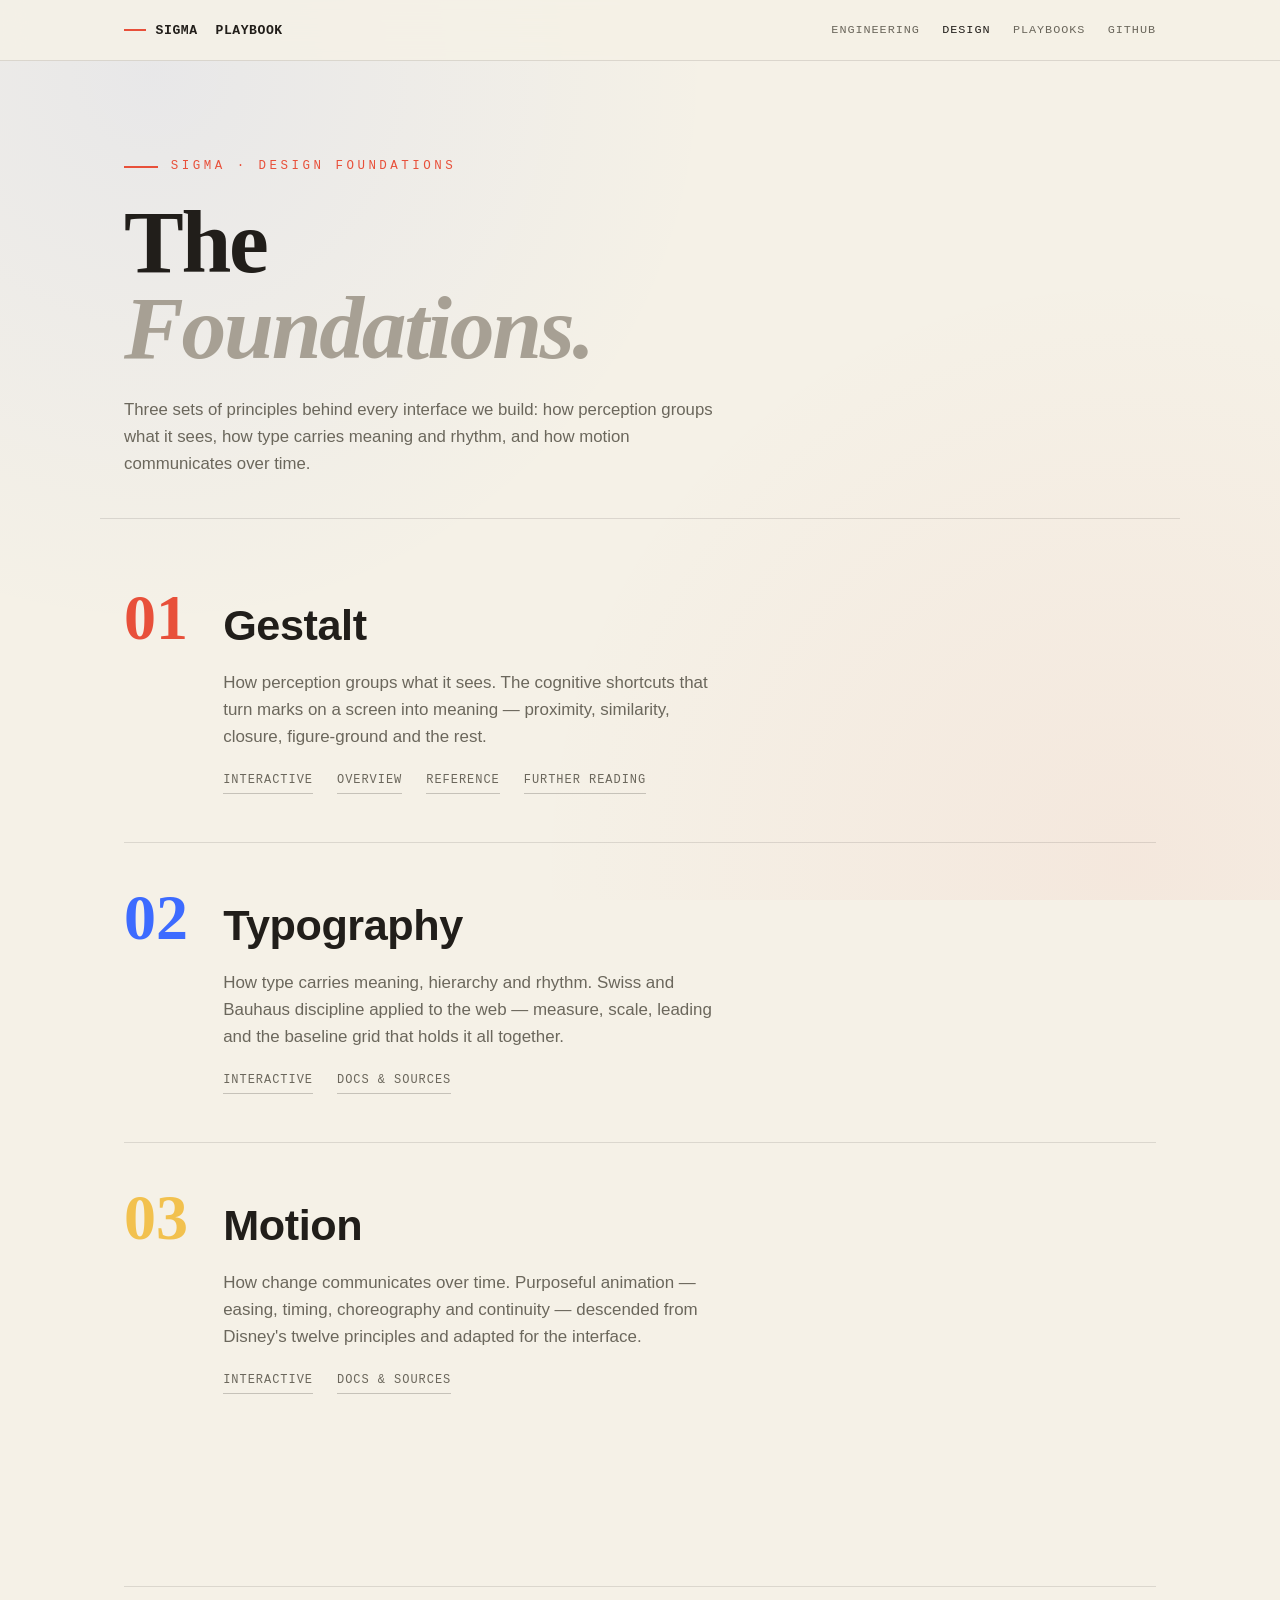
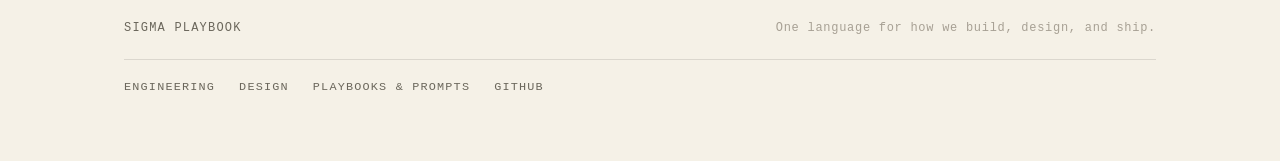
<file: docs/design/index.html>
<!DOCTYPE html>
<html lang="en">
<head>
<meta charset="UTF-8">
<meta http-equiv="Content-Security-Policy" content="default-src 'self'; script-src 'self' 'unsafe-inline'; style-src 'self' 'unsafe-inline' https://fonts.googleapis.com; font-src 'self' https://fonts.gstatic.com; img-src 'self' data:; connect-src 'self'; object-src 'none'; frame-src 'none'; base-uri 'self'; form-action 'none'; upgrade-insecure-requests">
<meta name="viewport" content="width=device-width, initial-scale=1.0">
<title>Sigma — Design Foundations</title>
<link rel="preconnect" href="https://fonts.googleapis.com">
<link rel="preconnect" href="https://fonts.gstatic.com" crossorigin>
<link href="https://fonts.googleapis.com/css2?family=Fraunces:ital,opsz,wght@0,9..144,600;0,9..144,700;0,9..144,900;1,9..144,600&family=Hanken+Grotesk:wght@400;500;600&family=Space+Mono:wght@400;700&display=swap" rel="stylesheet">
<link rel="stylesheet" href="chrome.css">
<style>
  :root{
    --bg:#100f0d; --surface:#1a1916; --surface-2:#232220;
    --line:rgba(236,234,225,0.10); --line-2:rgba(236,234,225,0.18);
    --ink:#ECEAE1; --ink-dim:#8d8a80; --ink-faint:#4f4d47;
    --red:#E8503A; --blue:#3D6BFF; --yellow:#F2C14E;
  }

  @media (prefers-color-scheme: light){
    :root{
      --bg:#f5f1e7; --surface:#fffdf6; --surface-2:#efe9da;
      --line:rgba(33,30,26,0.12); --line-2:rgba(33,30,26,0.22);
      --ink:#211e1a; --ink-dim:#6b675c; --ink-faint:#a7a094;
    }
  }
  *{box-sizing:border-box}
  html{-webkit-text-size-adjust:100%}
  body{
    margin:0; background:var(--bg); color:var(--ink);
    font-family:"Hanken Grotesk",sans-serif; line-height:1.6; -webkit-font-smoothing:antialiased;
    background-image:
      radial-gradient(circle at 12% 8%, rgba(61,107,255,0.07), transparent 40%),
      radial-gradient(circle at 88% 96%, rgba(232,80,58,0.06), transparent 42%);
    background-attachment:fixed;
  }
  header{ max-width:1080px; margin:0 auto; padding:6rem 1.5rem 2.5rem; border-bottom:1px solid var(--line); opacity:0; animation:rise .8s .05s ease forwards; }
  .eyebrow{ font-family:"Space Mono",monospace; font-size:.78rem; letter-spacing:.28em; text-transform:uppercase; color:var(--red); margin-bottom:1.4rem; display:flex; align-items:center; gap:.8rem; }
  .eyebrow::before{ content:""; width:34px; height:2px; background:var(--red); display:inline-block; }
  h1{ font-family:"Fraunces",serif; font-weight:900; font-optical-sizing:auto; font-size:clamp(2.8rem,7.5vw,5.6rem); line-height:.96; letter-spacing:-.025em; margin:0; }
  h1 em{ font-style:italic; font-weight:600; color:var(--ink-faint); }
  .intro{ max-width:64ch; color:var(--ink-dim); margin:1.6rem 0 0; font-size:1.05rem; }
  main{ max-width:1080px; margin:0 auto; padding:1.5rem 1.5rem 4rem; }

  .pillar{ display:grid; grid-template-columns:auto 1fr; gap:1.5rem 2.2rem; padding:3rem 0; border-top:1px solid var(--line); }
  .pillar:first-child{ border-top:none; }
  .pnum{ font-family:"Fraunces",serif; font-weight:900; font-size:clamp(2.6rem,6vw,4rem); line-height:.85; }
  .pnum.red{ color:var(--red); } .pnum.blue{ color:var(--blue); } .pnum.yellow{ color:var(--yellow); }
  .pbody h2{ font-family:"Fraunces",sans-serif; font-weight:700; font-size:clamp(1.8rem,4.2vw,2.7rem); margin:0; letter-spacing:-.01em; }
  .pbody h2 a{ color:var(--ink); text-decoration:none; transition:color .25s ease; }
  .pbody h2 a:hover{ color:var(--ink-dim); }
  .ethos{ color:var(--ink-dim); font-size:1.06rem; margin:.55rem 0 1.3rem; max-width:54ch; }
  .plinks{ display:flex; gap:1.5rem; flex-wrap:wrap; align-items:center; }
  .plinks a{ font-family:"Space Mono",monospace; font-size:.75rem; letter-spacing:.08em; text-transform:uppercase; color:var(--ink-dim); text-decoration:none; border-bottom:1px solid var(--line-2); padding-bottom:3px; transition:color .25s, border-color .25s; }
  .plinks a:hover{ color:var(--ink); border-color:var(--red); }
  .soon-inline{ font-family:"Space Mono",monospace; font-size:.72rem; letter-spacing:.08em; text-transform:uppercase; color:var(--ink-faint); }
  .soon-inline::after{ content:"in build"; font-size:.6rem; border:1px solid var(--line-2); border-radius:3px; padding:.05rem .35rem; margin-left:.55rem; color:var(--ink-faint); }

  .note{ margin-top:3.4rem; padding-top:2.4rem; border-top:1px solid var(--line); max-width:70ch; }
  .note .kicker{ font-family:"Space Mono",monospace; font-size:.72rem; letter-spacing:.2em; text-transform:uppercase; color:var(--red); margin-bottom:.7rem; }
  .note p{ color:var(--ink-dim); font-size:.96rem; margin:0 0 .8rem; }
  .note code{ font-family:"Space Mono",monospace; font-size:.85em; color:var(--ink); background:var(--surface-2); border:1px solid var(--line); border-radius:4px; padding:.05rem .35rem; }

  footer{ max-width:1080px; margin:0 auto; padding:0 1.5rem 5rem; }
  .foot-top{ border-top:1px solid var(--line); padding-top:2rem; display:flex; justify-content:space-between; gap:1.5rem 2rem; flex-wrap:wrap; align-items:baseline; }
  .foot-label{ font-family:"Space Mono",monospace; font-size:.75rem; letter-spacing:.1em; text-transform:uppercase; color:var(--ink-dim); }
  .cross{ display:flex; gap:1.5rem; flex-wrap:wrap; }
  .cross a{ font-family:"Space Mono",monospace; font-size:.75rem; letter-spacing:.1em; text-transform:uppercase; color:var(--ink-dim); text-decoration:none; transition:color .25s ease; display:inline-flex; align-items:center; gap:.55rem; }
  .cross a:hover{ color:var(--ink); }
  .cross a.here{ color:var(--red); }
  .cross .soon{ color:var(--ink-faint); }
  .cross .soon::after{ content:"soon"; font-size:.58rem; letter-spacing:.1em; border:1px solid var(--line); border-radius:3px; padding:0 .3rem; margin-left:.45rem; }
  .colophon{ font-family:"Space Mono",monospace; font-size:.75rem; letter-spacing:.08em; color:var(--ink-faint); margin:0; }
  .pillars{ margin-top:1.25rem; padding-top:1.15rem; border-top:1px solid var(--line); }

  @media (max-width:680px){ .pillar{ grid-template-columns:1fr; gap:.6rem; } header{ padding-top:4rem; } }
  @keyframes rise{ to{ opacity:1; transform:translateY(0); } }
  @media (prefers-reduced-motion:reduce){ *{ animation:none!important; transition:none!important; } header{ opacity:1; } }
</style>
</head>
<body>
<div class="site-header"><div class="wrap">
<a href="../../" class="brand">Sigma&nbsp;<span>Playbook</span></a>
<nav aria-label="Primary">
<a href="../standards/">Engineering</a>
<a href="./" aria-current="page">Design</a>
<a href="../playbooks/">Playbooks</a>
<a href="https://github.com/sigmadigitalza/engineering-playbook" rel="noopener">GitHub</a>
</nav>
</div></div>

<header>
  <div class="eyebrow">Sigma · Design Foundations</div>
  <h1>The<br><em>Foundations.</em></h1>
  <p class="intro">Three sets of principles behind every interface we build: how perception groups what it sees, how type carries meaning and rhythm, and how motion communicates over time.</p>
</header>

<main>

  <section class="pillar">
    <div class="pnum red">01</div>
    <div class="pbody">
      <h2><a href="gestalt-principles.html">Gestalt</a></h2>
      <p class="ethos">How perception groups what it sees. The cognitive shortcuts that turn marks on a screen into meaning — proximity, similarity, closure, figure-ground and the rest.</p>
      <div class="plinks">
        <a href="gestalt-principles.html">Interactive</a>
        <a href="gestalt-overview.html">Overview</a>
        <a href="gestalt-reference.html">Reference</a>
        <a href="gestalt-reading.html">Further Reading</a>
      </div>
    </div>
  </section>

  <section class="pillar">
    <div class="pnum blue">02</div>
    <div class="pbody">
      <h2><a href="typography-principles.html">Typography</a></h2>
      <p class="ethos">How type carries meaning, hierarchy and rhythm. Swiss and Bauhaus discipline applied to the web — measure, scale, leading and the baseline grid that holds it all together.</p>
      <div class="plinks">
        <a href="typography-principles.html">Interactive</a>
        <a href="typography-docs.html">Docs &amp; Sources</a>
      </div>
    </div>
  </section>

  <section class="pillar">
    <div class="pnum yellow">03</div>
    <div class="pbody">
      <h2><a href="motion-principles.html">Motion</a></h2>
      <p class="ethos">How change communicates over time. Purposeful animation — easing, timing, choreography and continuity — descended from Disney's twelve principles and adapted for the interface.</p>
      <div class="plinks">
        <a href="motion-principles.html">Interactive</a>
        <a href="motion-docs.html">Docs &amp; Sources</a>
      </div>
    </div>
  </section>


</main>

<div class="site-footer">
<div class="foot-top">
<span class="foot-label">Sigma Playbook</span>
<p class="colophon">One language for how we build, design, and ship.</p>
</div>
<nav aria-label="Sections">
<a href="../standards/">Engineering</a>
<a href="./">Design</a>
<a href="../playbooks/">Playbooks &amp; Prompts</a>
<a href="https://github.com/sigmadigitalza/engineering-playbook" rel="noopener">GitHub</a>
</nav>
</div>
</body>
</html>
</file>
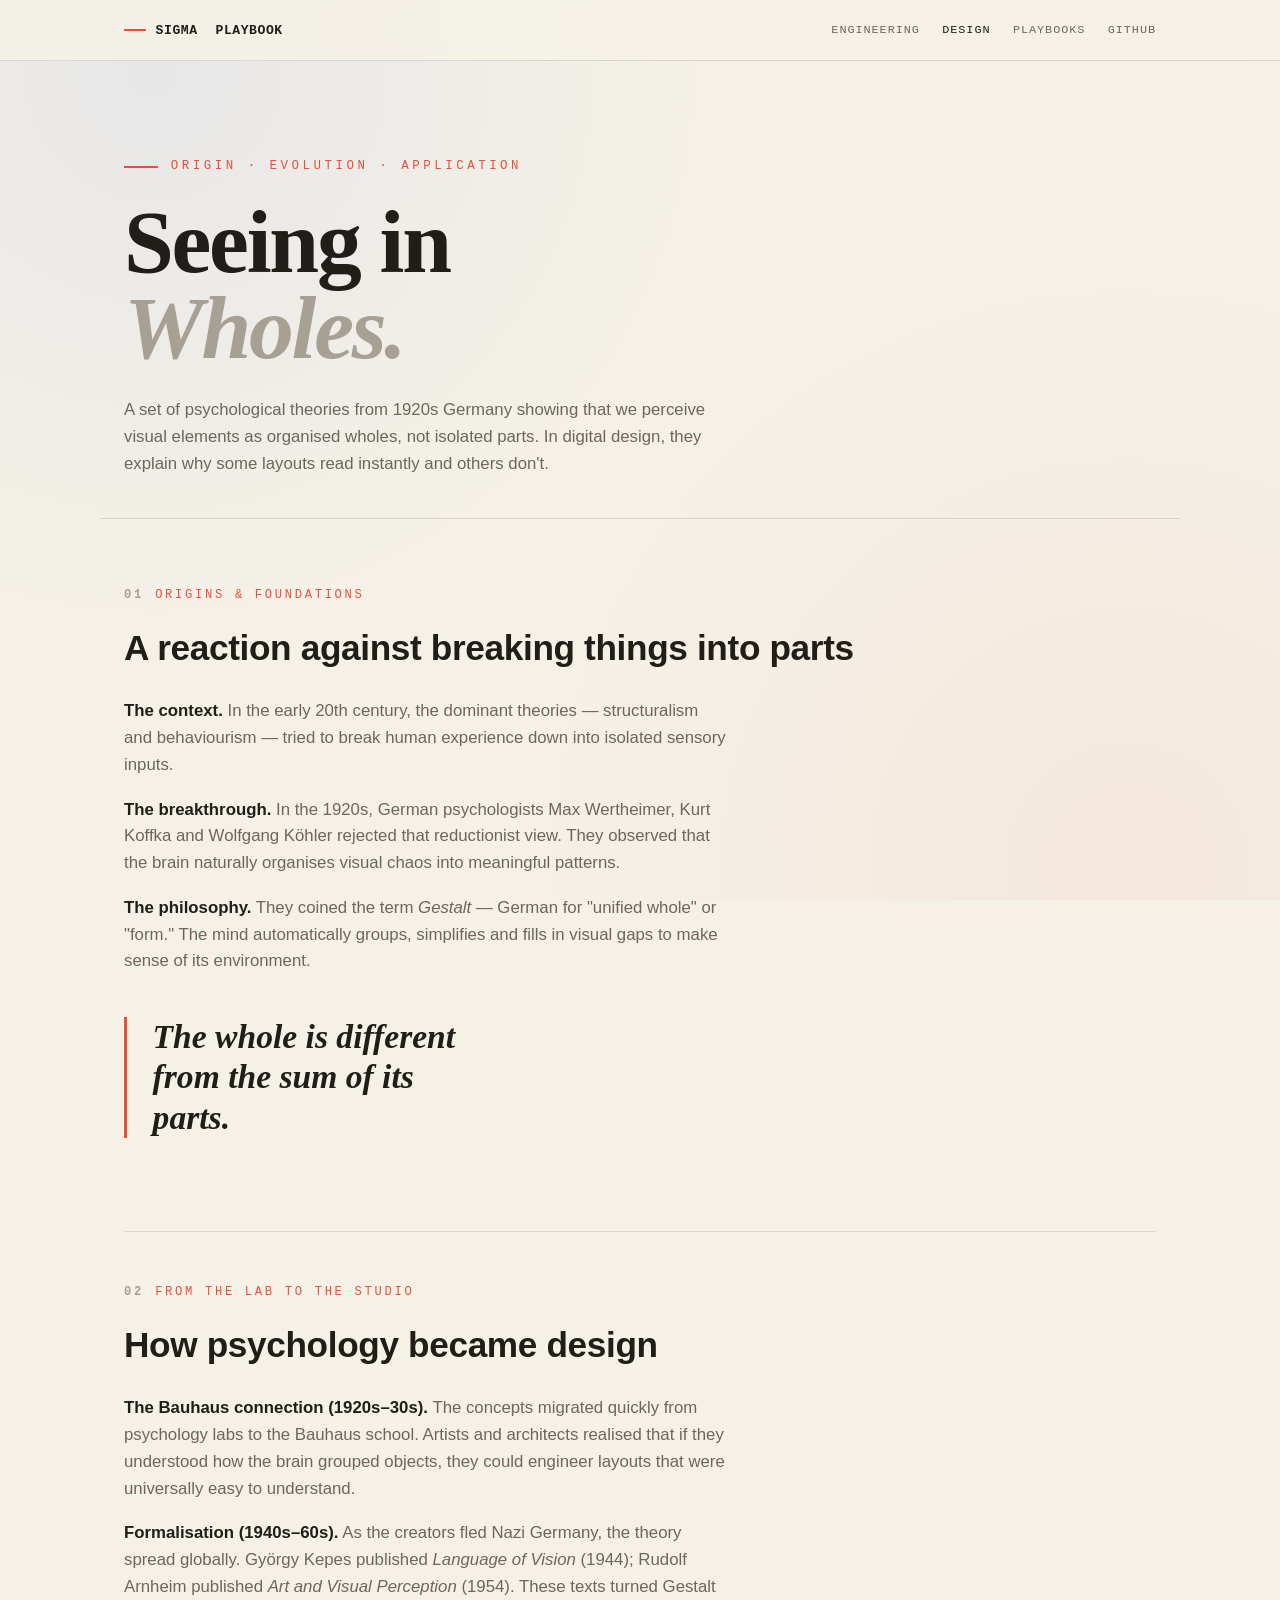
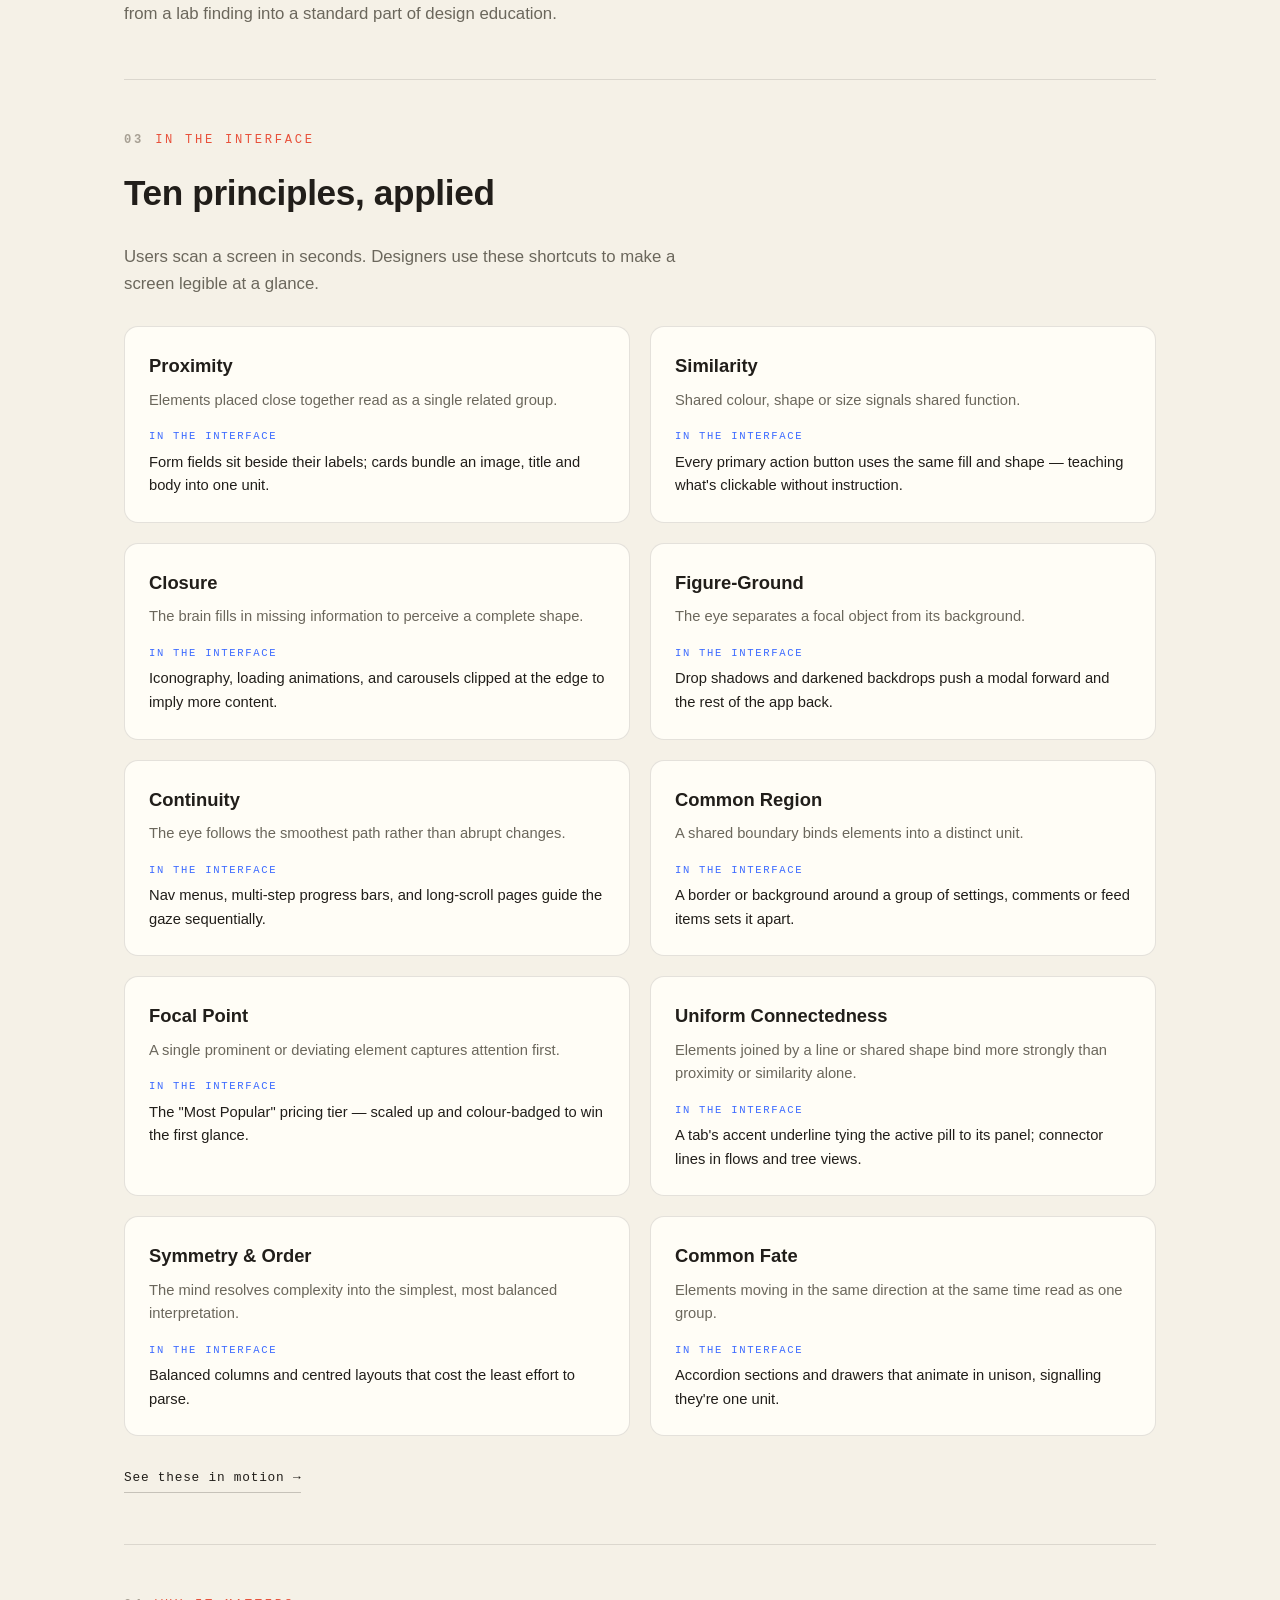
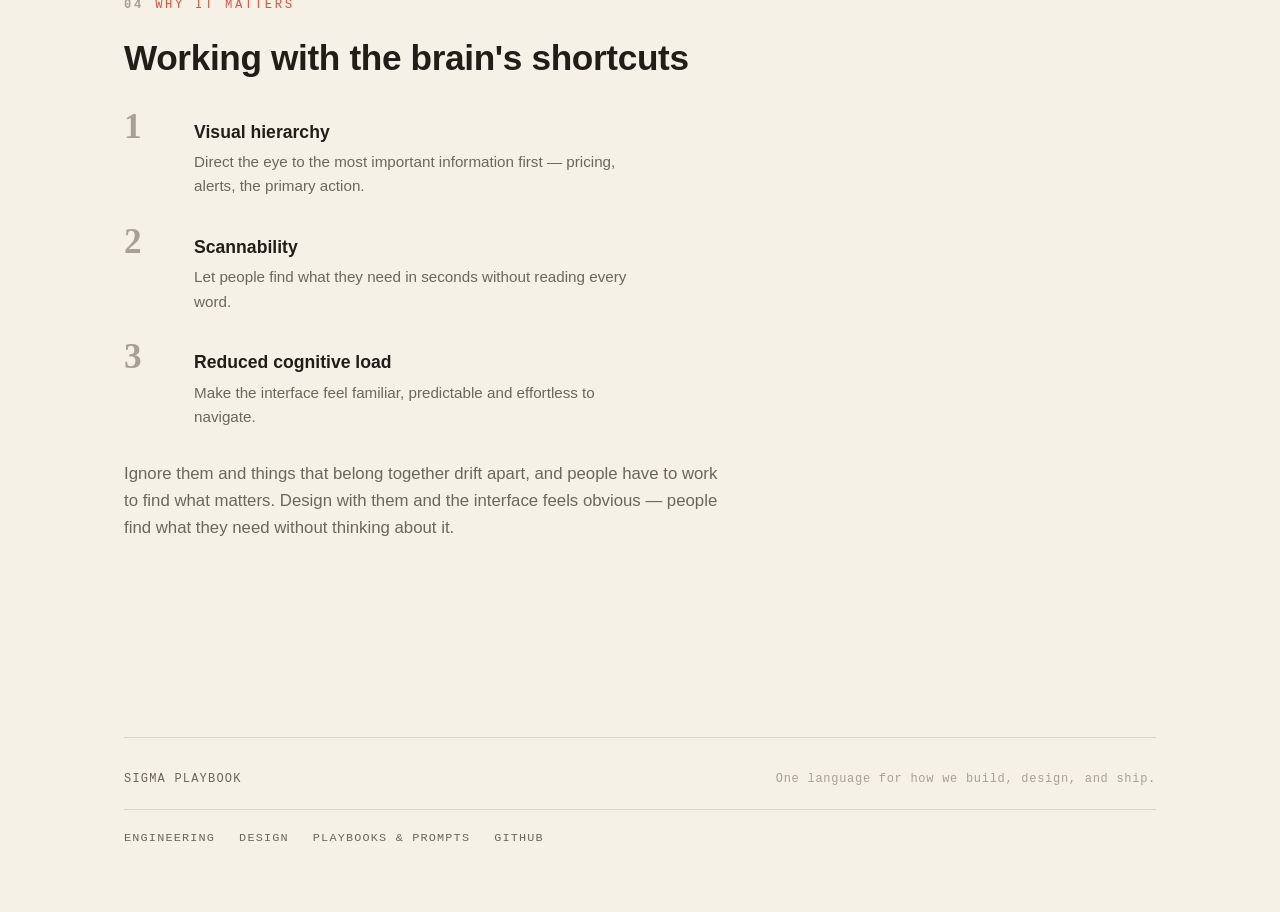
<file: docs/design/gestalt-overview.html>
<!DOCTYPE html>
<html lang="en">
<head>
<meta charset="UTF-8">
<meta http-equiv="Content-Security-Policy" content="default-src 'self'; script-src 'self' 'unsafe-inline'; style-src 'self' 'unsafe-inline' https://fonts.googleapis.com; font-src 'self' https://fonts.gstatic.com; img-src 'self' data:; connect-src 'self'; object-src 'none'; frame-src 'none'; base-uri 'self'; form-action 'none'; upgrade-insecure-requests">
<meta name="viewport" content="width=device-width, initial-scale=1.0">
<title>Gestalt — Seeing in Wholes</title>
<link rel="preconnect" href="https://fonts.googleapis.com">
<link rel="preconnect" href="https://fonts.gstatic.com" crossorigin>
<link href="https://fonts.googleapis.com/css2?family=Fraunces:ital,opsz,wght@0,9..144,600;0,9..144,700;0,9..144,900;1,9..144,600&family=Hanken+Grotesk:wght@400;500;600&family=Space+Mono:wght@400;700&display=swap" rel="stylesheet">
<link rel="stylesheet" href="chrome.css">
<style>
  :root{
    --bg:#100f0d; --surface:#1a1916; --surface-2:#232220;
    --line:rgba(236,234,225,0.10); --line-2:rgba(236,234,225,0.18);
    --ink:#ECEAE1; --ink-dim:#8d8a80; --ink-faint:#4f4d47;
    --red:#E8503A; --blue:#3D6BFF; --yellow:#F2C14E;
  }

  @media (prefers-color-scheme: light){
    :root{
      --bg:#f5f1e7; --surface:#fffdf6; --surface-2:#efe9da;
      --line:rgba(33,30,26,0.12); --line-2:rgba(33,30,26,0.22);
      --ink:#211e1a; --ink-dim:#6b675c; --ink-faint:#a7a094;
    }
  }
  *{box-sizing:border-box}
  html{-webkit-text-size-adjust:100%}
  body{
    margin:0; background:var(--bg); color:var(--ink);
    font-family:"Hanken Grotesk",sans-serif; line-height:1.6; -webkit-font-smoothing:antialiased;
    background-image:
      radial-gradient(circle at 12% 8%, rgba(61,107,255,0.07), transparent 40%),
      radial-gradient(circle at 88% 96%, rgba(232,80,58,0.06), transparent 42%);
    background-attachment:fixed;
  }
  header{ max-width:1080px; margin:0 auto; padding:6rem 1.5rem 2.5rem; border-bottom:1px solid var(--line); opacity:0; animation:rise .8s .05s ease forwards; }
  .eyebrow{ font-family:"Space Mono",monospace; font-size:.78rem; letter-spacing:.28em; text-transform:uppercase; color:var(--red); margin-bottom:1.4rem; display:flex; align-items:center; gap:.8rem; }
  .eyebrow::before{ content:""; width:34px; height:2px; background:var(--red); display:inline-block; }
  h1{ font-family:"Fraunces",serif; font-weight:900; font-optical-sizing:auto; font-size:clamp(2.8rem,7.5vw,5.6rem); line-height:.96; letter-spacing:-.025em; margin:0; }
  h1 em{ font-style:italic; font-weight:600; color:var(--ink-faint); }
  .intro{ max-width:64ch; color:var(--ink-dim); margin:1.6rem 0 0; font-size:1.05rem; }
  main{ max-width:1080px; margin:0 auto; padding:1rem 1.5rem 4rem; }

  .section{ padding:3.2rem 0; border-top:1px solid var(--line); }
  .section:first-child{ border-top:none; }
  .kicker{ font-family:"Space Mono",monospace; font-size:.76rem; letter-spacing:.22em; text-transform:uppercase; color:var(--red); display:flex; align-items:center; gap:.7rem; margin-bottom:.9rem; }
  .kicker::before{ content:attr(data-n); color:var(--ink-faint); font-weight:700; }
  .section h2{ font-family:"Fraunces",sans-serif; font-weight:700; font-size:clamp(1.6rem,3.4vw,2.2rem); letter-spacing:-.01em; margin:0 0 1.4rem; }
  .prose{ max-width:68ch; }
  .prose p{ margin:0 0 1.1rem; color:var(--ink-dim); font-size:1.05rem; }
  .prose p:last-child{ margin-bottom:0; }
  .lead-in{ font-family:"Fraunces",sans-serif; font-weight:600; color:var(--ink); }

  blockquote{ margin:2.6rem 0; padding-left:1.6rem; border-left:3px solid var(--red); font-family:"Fraunces",serif; font-style:italic; font-weight:600; font-size:clamp(1.5rem,3.5vw,2.1rem); line-height:1.2; color:var(--ink); max-width:22ch; }

  .cardgrid{ display:grid; grid-template-columns:repeat(2,1fr); gap:1.25rem; margin-top:1.8rem; }
  .pcard{ background:var(--surface); border:1px solid var(--line); border-radius:14px; padding:1.5rem; transition:border-color .3s ease; }
  .pcard:hover{ border-color:var(--line-2); }
  .pcard h3{ font-family:"Fraunces",sans-serif; font-weight:700; font-size:1.15rem; margin:0 0 .5rem; }
  .pcard .concept{ color:var(--ink-dim); font-size:.92rem; margin:0 0 1rem; }
  .applabel{ font-family:"Space Mono",monospace; font-size:.66rem; letter-spacing:.16em; text-transform:uppercase; color:var(--blue); display:block; margin-bottom:.35rem; }
  .pcard .app{ font-size:.92rem; color:var(--ink); margin:0; }

  .cta{ display:inline-flex; align-items:center; gap:.55rem; margin-top:2rem; font-family:"Space Mono",monospace; font-size:.8rem; letter-spacing:.06em; color:var(--ink); text-decoration:none; border-bottom:1px solid var(--line-2); padding-bottom:3px; transition:color .25s, border-color .25s; }
  .cta:hover{ color:var(--red); border-color:var(--red); }

  .goals{ display:grid; gap:1.6rem; margin-top:.5rem; max-width:60ch; }
  .goal{ display:flex; gap:1.3rem; align-items:baseline; }
  .goal .n{ font-family:"Fraunces",serif; font-weight:900; font-size:2.2rem; color:var(--ink-faint); line-height:1; min-width:1.4em; }
  .goal h3{ font-family:"Fraunces",sans-serif; font-weight:600; font-size:1.1rem; margin:0 0 .25rem; }
  .goal p{ margin:0; color:var(--ink-dim); font-size:.95rem; }

  footer{ max-width:1080px; margin:0 auto; padding:0 1.5rem 5rem; }
  .foot-inner{ border-top:1px solid var(--line); padding-top:2rem; display:flex; justify-content:space-between; gap:1.5rem 2rem; flex-wrap:wrap; align-items:baseline; }
  .cross{ display:flex; gap:1.5rem; flex-wrap:wrap; }
  .cross a{ font-family:"Space Mono",monospace; font-size:.75rem; letter-spacing:.1em; text-transform:uppercase; color:var(--ink-dim); text-decoration:none; transition:color .25s ease; display:inline-flex; align-items:center; gap:.55rem; }
  .cross a:hover{ color:var(--ink); }
  .cross a[aria-current]{ color:var(--ink); }
  .cross a[aria-current]::before{ content:""; width:18px; height:2px; background:var(--red); display:inline-block; }
  .colophon{ font-family:"Space Mono",monospace; font-size:.75rem; letter-spacing:.08em; color:var(--ink-faint); margin:0; }
  .cross a.here{ color:var(--red); }
  .cross .soon{ color:var(--ink-faint); }
  .cross .soon::after{ content:"soon"; font-size:.58rem; letter-spacing:.1em; border:1px solid var(--line); border-radius:3px; padding:0 .3rem; margin-left:.45rem; }
  .pillars{ margin-top:1.25rem; padding-top:1.15rem; border-top:1px solid var(--line); }

  @media (max-width:720px){ .cardgrid{ grid-template-columns:1fr; } header{ padding-top:4rem; } }
  @keyframes rise{ to{ opacity:1; transform:translateY(0); } }
  @media (prefers-reduced-motion:reduce){ *{ animation:none!important; transition:none!important; } header{ opacity:1; } }
</style>
</head>
<body>
<div class="site-header"><div class="wrap">
<a href="../../" class="brand">Sigma&nbsp;<span>Playbook</span></a>
<nav aria-label="Primary">
<a href="../standards/">Engineering</a>
<a href="./" aria-current="page">Design</a>
<a href="../playbooks/">Playbooks</a>
<a href="https://github.com/sigmadigitalza/engineering-playbook" rel="noopener">GitHub</a>
</nav>
</div></div>

<header>
  <div class="eyebrow">Origin · Evolution · Application</div>
  <h1>Seeing in<br><em>Wholes.</em></h1>
  <p class="intro">A set of psychological theories from 1920s Germany showing that we perceive visual elements as organised wholes, not isolated parts. In digital design, they explain why some layouts read instantly and others don't.</p>
</header>

<main>
  <section class="section">
    <div class="kicker" data-n="01">Origins &amp; Foundations</div>
    <h2>A reaction against breaking things into parts</h2>
    <div class="prose">
      <p><span class="lead-in">The context.</span> In the early 20th century, the dominant theories — structuralism and behaviourism — tried to break human experience down into isolated sensory inputs.</p>
      <p><span class="lead-in">The breakthrough.</span> In the 1920s, German psychologists Max Wertheimer, Kurt Koffka and Wolfgang Köhler rejected that reductionist view. They observed that the brain naturally organises visual chaos into meaningful patterns.</p>
      <p><span class="lead-in">The philosophy.</span> They coined the term <em>Gestalt</em> — German for "unified whole" or "form." The mind automatically groups, simplifies and fills in visual gaps to make sense of its environment.</p>
    </div>
    <blockquote>The whole is different from the sum of its parts.</blockquote>
  </section>

  <section class="section">
    <div class="kicker" data-n="02">From the Lab to the Studio</div>
    <h2>How psychology became design</h2>
    <div class="prose">
      <p><span class="lead-in">The Bauhaus connection (1920s–30s).</span> The concepts migrated quickly from psychology labs to the Bauhaus school. Artists and architects realised that if they understood how the brain grouped objects, they could engineer layouts that were universally easy to understand.</p>
      <p><span class="lead-in">Formalisation (1940s–60s).</span> As the creators fled Nazi Germany, the theory spread globally. György Kepes published <em>Language of Vision</em> (1944); Rudolf Arnheim published <em>Art and Visual Perception</em> (1954). These texts turned Gestalt from a lab finding into a standard part of design education.</p>
    </div>
  </section>

  <section class="section">
    <div class="kicker" data-n="03">In the Interface</div>
    <h2>Ten principles, applied</h2>
    <div class="prose"><p>Users scan a screen in seconds. Designers use these shortcuts to make a screen legible at a glance.</p></div>
    <div class="cardgrid">
      <div class="pcard"><h3>Proximity</h3><p class="concept">Elements placed close together read as a single related group.</p><span class="applabel">In the interface</span><p class="app">Form fields sit beside their labels; cards bundle an image, title and body into one unit.</p></div>
      <div class="pcard"><h3>Similarity</h3><p class="concept">Shared colour, shape or size signals shared function.</p><span class="applabel">In the interface</span><p class="app">Every primary action button uses the same fill and shape — teaching what's clickable without instruction.</p></div>
      <div class="pcard"><h3>Closure</h3><p class="concept">The brain fills in missing information to perceive a complete shape.</p><span class="applabel">In the interface</span><p class="app">Iconography, loading animations, and carousels clipped at the edge to imply more content.</p></div>
      <div class="pcard"><h3>Figure-Ground</h3><p class="concept">The eye separates a focal object from its background.</p><span class="applabel">In the interface</span><p class="app">Drop shadows and darkened backdrops push a modal forward and the rest of the app back.</p></div>
      <div class="pcard"><h3>Continuity</h3><p class="concept">The eye follows the smoothest path rather than abrupt changes.</p><span class="applabel">In the interface</span><p class="app">Nav menus, multi-step progress bars, and long-scroll pages guide the gaze sequentially.</p></div>
      <div class="pcard"><h3>Common Region</h3><p class="concept">A shared boundary binds elements into a distinct unit.</p><span class="applabel">In the interface</span><p class="app">A border or background around a group of settings, comments or feed items sets it apart.</p></div>
      <div class="pcard"><h3>Focal Point</h3><p class="concept">A single prominent or deviating element captures attention first.</p><span class="applabel">In the interface</span><p class="app">The "Most Popular" pricing tier — scaled up and colour-badged to win the first glance.</p></div>
      <div class="pcard"><h3>Uniform Connectedness</h3><p class="concept">Elements joined by a line or shared shape bind more strongly than proximity or similarity alone.</p><span class="applabel">In the interface</span><p class="app">A tab's accent underline tying the active pill to its panel; connector lines in flows and tree views.</p></div>
      <div class="pcard"><h3>Symmetry &amp; Order</h3><p class="concept">The mind resolves complexity into the simplest, most balanced interpretation.</p><span class="applabel">In the interface</span><p class="app">Balanced columns and centred layouts that cost the least effort to parse.</p></div>
      <div class="pcard"><h3>Common Fate</h3><p class="concept">Elements moving in the same direction at the same time read as one group.</p><span class="applabel">In the interface</span><p class="app">Accordion sections and drawers that animate in unison, signalling they're one unit.</p></div>
    </div>
    <a class="cta" href="gestalt-principles.html">See these in motion →</a>
  </section>

  <section class="section">
    <div class="kicker" data-n="04">Why It Matters</div>
    <h2>Working with the brain's shortcuts</h2>
    <div class="goals">
      <div class="goal"><div class="n">1</div><div><h3>Visual hierarchy</h3><p>Direct the eye to the most important information first — pricing, alerts, the primary action.</p></div></div>
      <div class="goal"><div class="n">2</div><div><h3>Scannability</h3><p>Let people find what they need in seconds without reading every word.</p></div></div>
      <div class="goal"><div class="n">3</div><div><h3>Reduced cognitive load</h3><p>Make the interface feel familiar, predictable and effortless to navigate.</p></div></div>
    </div>
    <div class="prose" style="margin-top:2rem;"><p>Ignore them and things that belong together drift apart, and people have to work to find what matters. Design with them and the interface feels obvious — people find what they need without thinking about it.</p></div>
  </section>
</main>

<div class="site-footer">
<div class="foot-top">
<span class="foot-label">Sigma Playbook</span>
<p class="colophon">One language for how we build, design, and ship.</p>
</div>
<nav aria-label="Sections">
<a href="../standards/">Engineering</a>
<a href="./">Design</a>
<a href="../playbooks/">Playbooks &amp; Prompts</a>
<a href="https://github.com/sigmadigitalza/engineering-playbook" rel="noopener">GitHub</a>
</nav>
</div>
</body>
</html>
</file>
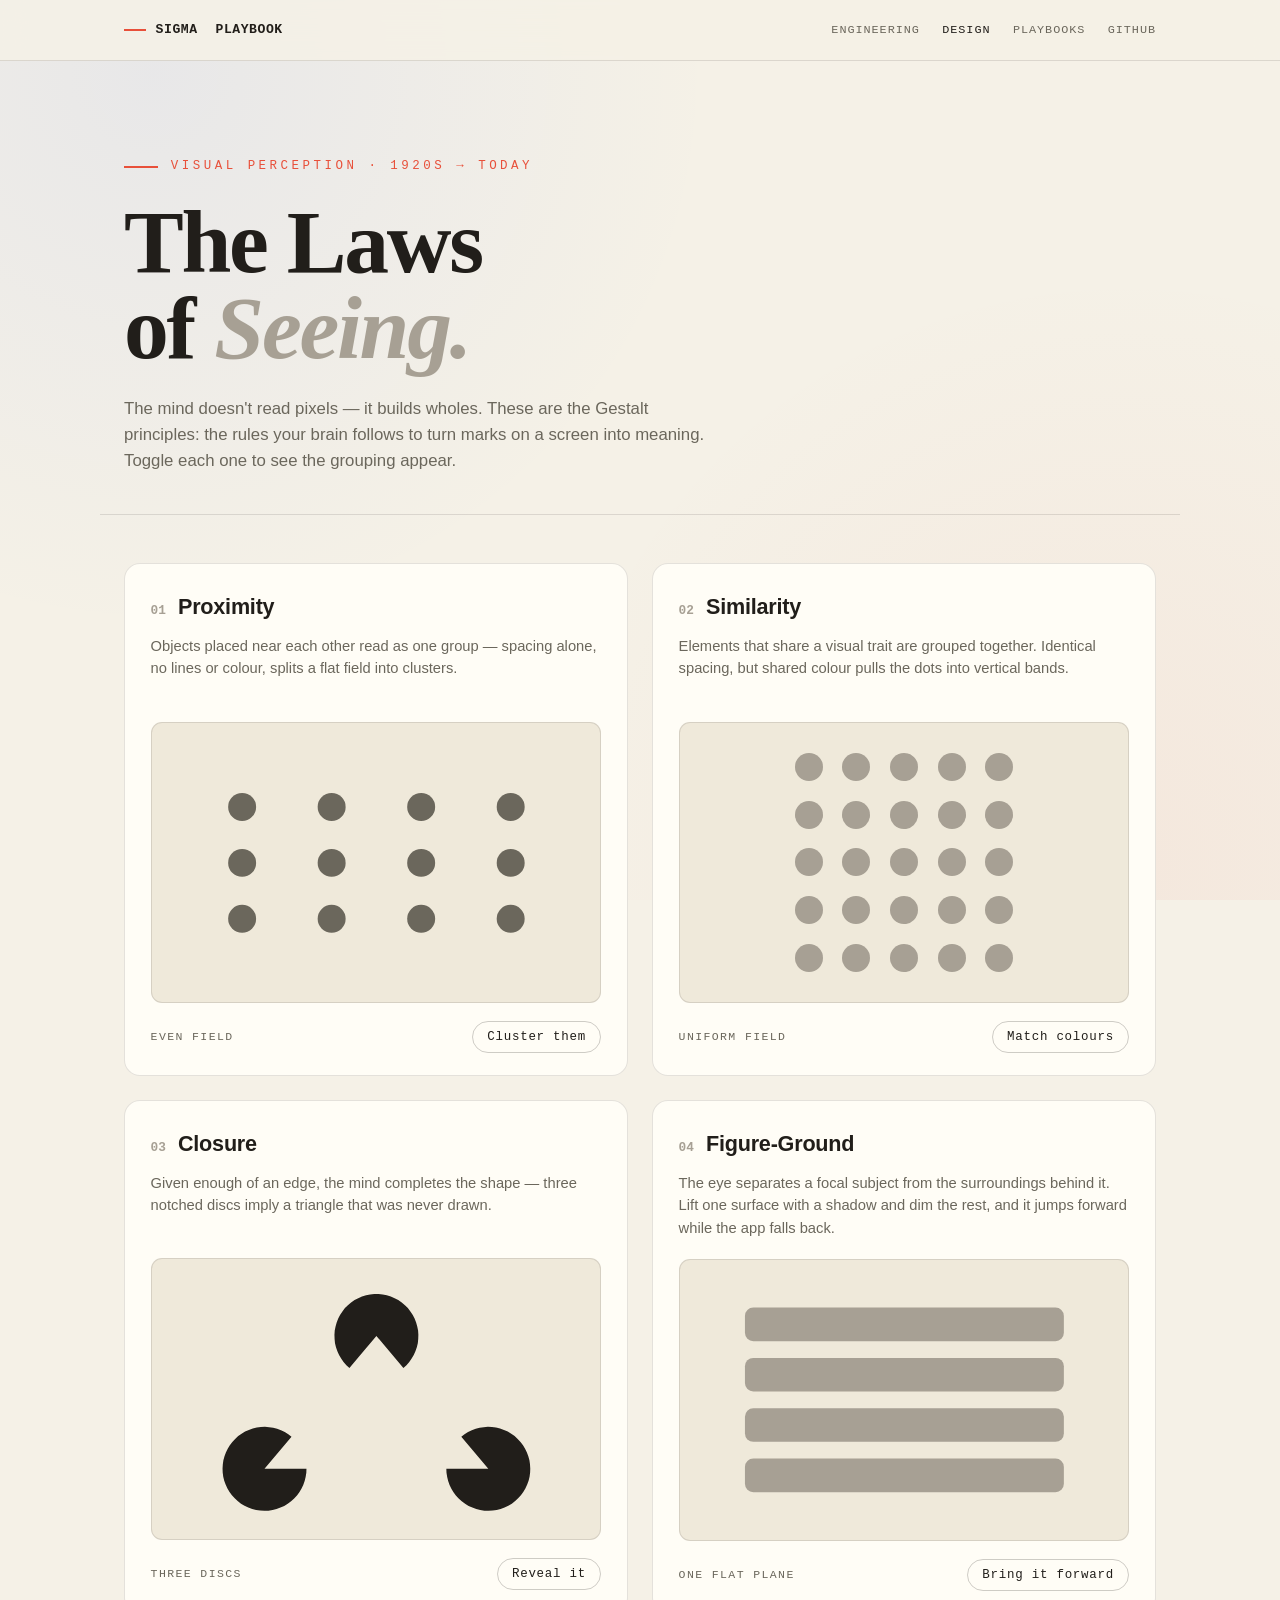
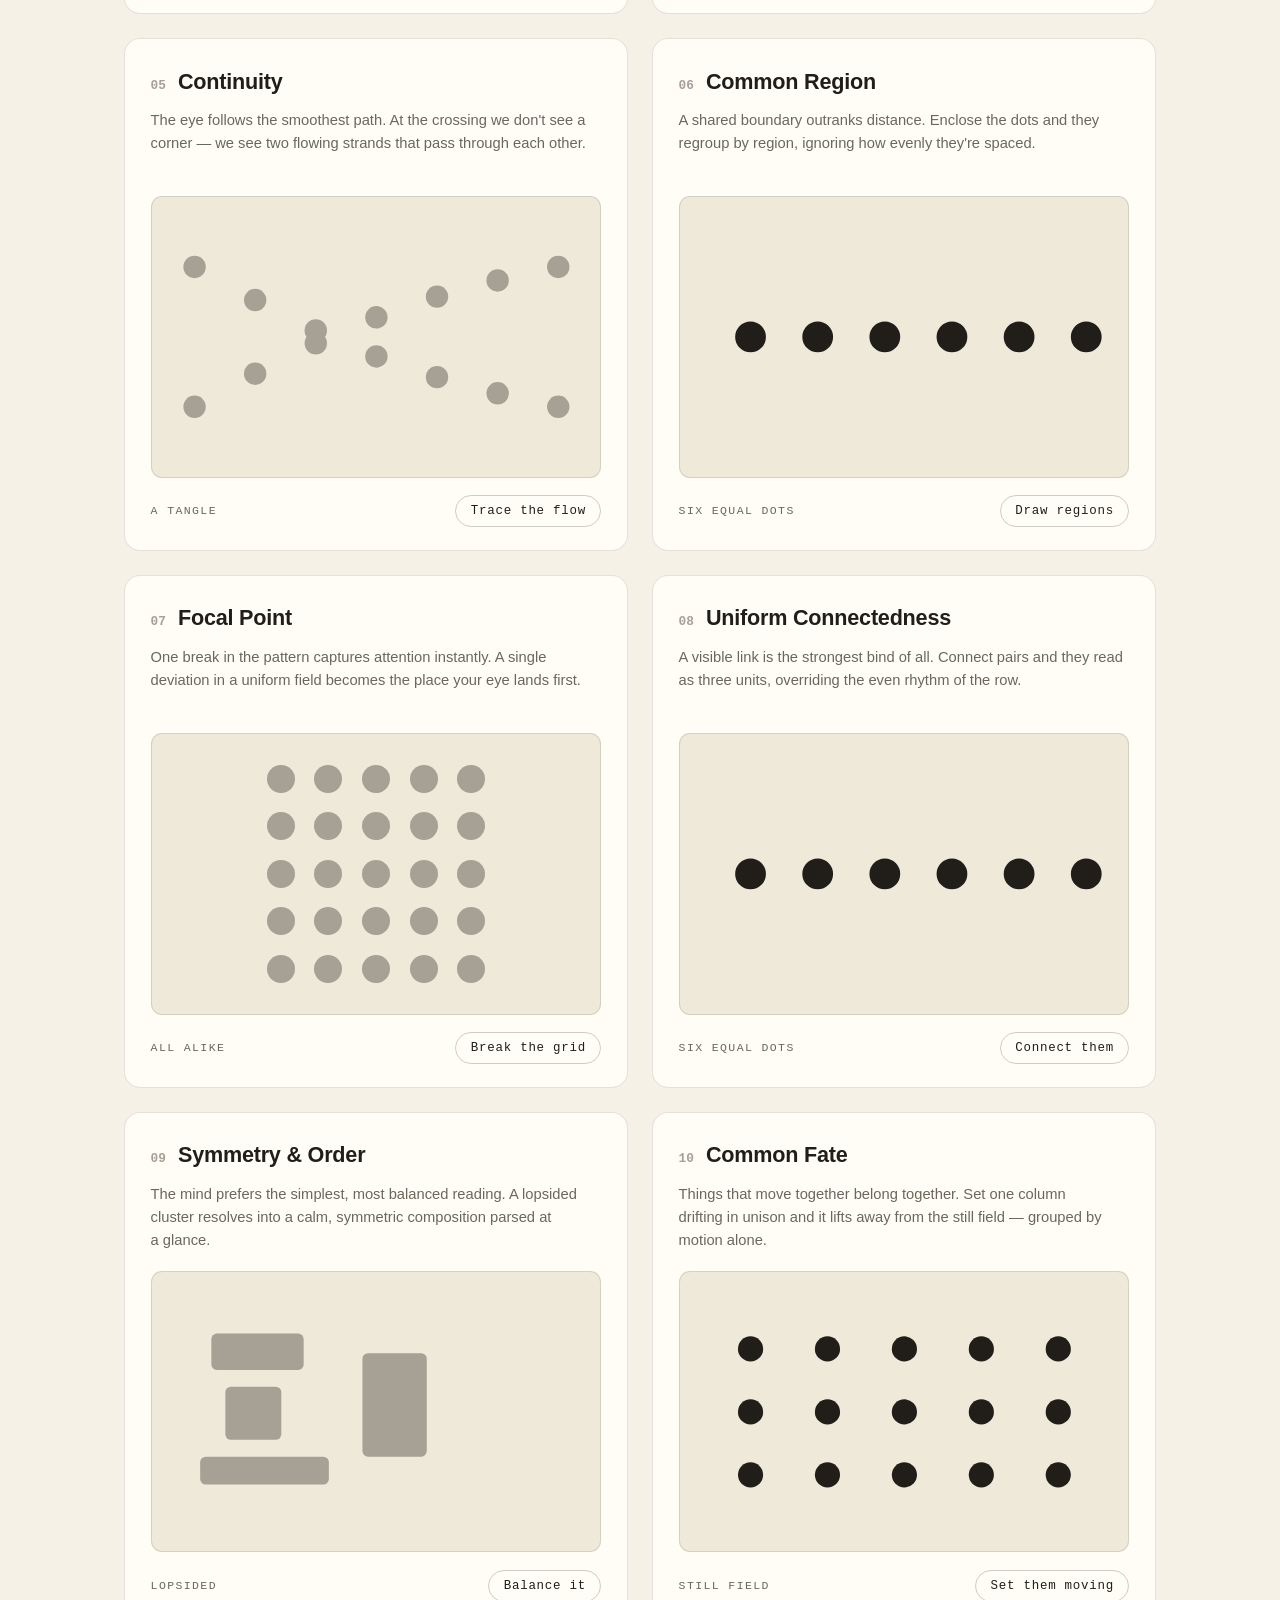
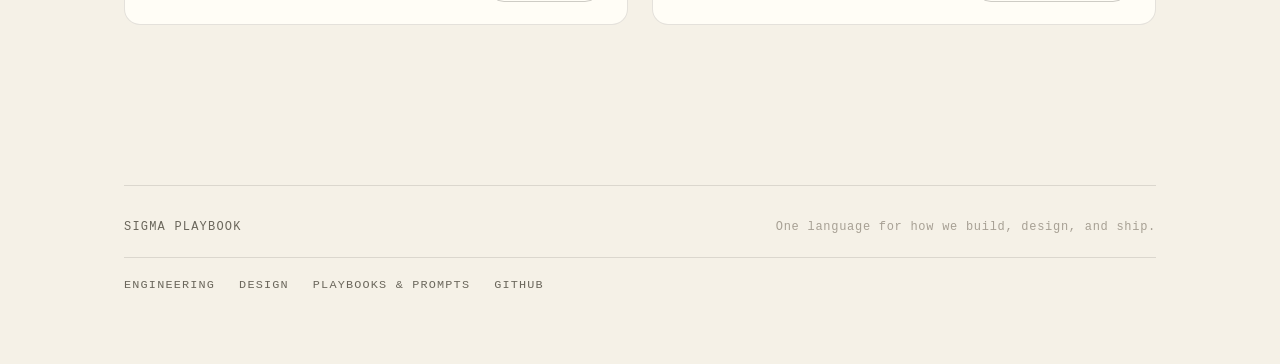
<file: docs/design/gestalt-principles.html>
<!DOCTYPE html>
<html lang="en">
<head>
<meta charset="UTF-8">
<meta http-equiv="Content-Security-Policy" content="default-src 'self'; script-src 'self' 'unsafe-inline'; style-src 'self' 'unsafe-inline' https://fonts.googleapis.com; font-src 'self' https://fonts.gstatic.com; img-src 'self' data:; connect-src 'self'; object-src 'none'; frame-src 'none'; base-uri 'self'; form-action 'none'; upgrade-insecure-requests">
<meta name="viewport" content="width=device-width, initial-scale=1.0">
<title>Gestalt — The Laws of Seeing</title>
<link rel="preconnect" href="https://fonts.googleapis.com">
<link rel="preconnect" href="https://fonts.gstatic.com" crossorigin>
<link href="https://fonts.googleapis.com/css2?family=Fraunces:ital,opsz,wght@0,9..144,600;0,9..144,700;0,9..144,900;1,9..144,600&family=Hanken+Grotesk:wght@400;500;600&family=Space+Mono:wght@400;700&display=swap" rel="stylesheet">
<link rel="stylesheet" href="chrome.css">
<style>
  :root{
    --bg:#100f0d;
    --surface:#1a1916;
    --surface-2:#232220;
    --line:rgba(236,234,225,0.10);
    --line-2:rgba(236,234,225,0.18);
    --ink:#ECEAE1;
    --ink-dim:#8d8a80;
    --ink-faint:#4f4d47;
    --red:#E8503A;
    --blue:#3D6BFF;
    --yellow:#F2C14E;
  }

  @media (prefers-color-scheme: light){
    :root{
      --bg:#f5f1e7; --surface:#fffdf6; --surface-2:#efe9da;
      --line:rgba(33,30,26,0.12); --line-2:rgba(33,30,26,0.22);
      --ink:#211e1a; --ink-dim:#6b675c; --ink-faint:#a7a094;
    }
  }
  *{box-sizing:border-box}
  html{-webkit-text-size-adjust:100%}
  body{
    margin:0;
    background:var(--bg);
    color:var(--ink);
    font-family:"Hanken Grotesk",sans-serif;
    line-height:1.55;
    -webkit-font-smoothing:antialiased;
    background-image:
      radial-gradient(circle at 12% 8%, rgba(61,107,255,0.07), transparent 40%),
      radial-gradient(circle at 88% 96%, rgba(232,80,58,0.06), transparent 42%);
    background-attachment:fixed;
  }

  /* ---------- header ---------- */
  header{
    max-width:1080px;
    margin:0 auto;
    padding:6rem 1.5rem 2.5rem;
    border-bottom:1px solid var(--line);
    opacity:0; animation:rise .8s .05s ease forwards;
  }
  .eyebrow{
    font-family:"Space Mono",monospace;
    font-size:.78rem; letter-spacing:.28em; text-transform:uppercase;
    color:var(--red); margin-bottom:1.4rem;
    display:flex; align-items:center; gap:.8rem;
  }
  .eyebrow::before{content:""; width:34px; height:2px; background:var(--red); display:inline-block;}
  h1{
    font-family:"Fraunces",serif; font-weight:900; font-optical-sizing:auto;
    font-size:clamp(2.8rem,7.5vw,5.6rem);
    line-height:.96; letter-spacing:-.025em; margin:0;
  }
  h1 em{ font-style:italic; font-weight:600; color:var(--ink-faint); }
  header p{
    max-width:64ch; color:var(--ink-dim); margin:1.6rem 0 0; font-size:1.05rem;
  }

  /* ---------- grid ---------- */
  .grid{
    max-width:1080px; margin:0 auto; padding:3rem 1.5rem 5rem;
    display:grid; grid-template-columns:repeat(2,1fr); gap:1.5rem;
  }
  @media (max-width:720px){ .grid{grid-template-columns:1fr;} header{padding-top:4rem;} }

  .card{
    background:var(--surface);
    border:1px solid var(--line);
    border-radius:16px;
    padding:1.6rem 1.6rem 1.4rem;
    display:flex; flex-direction:column;
    opacity:0; transform:translateY(18px);
    animation:rise .7s ease forwards;
    transition:border-color .3s ease, transform .3s ease;
  }
  .card:hover{ border-color:var(--line-2); }
  .card-head{ display:flex; align-items:baseline; gap:.75rem; margin-bottom:.2rem; }
  .num{
    font-family:"Space Mono",monospace; font-size:.8rem; color:var(--ink-faint);
    font-weight:700;
  }
  .card h2{
    font-family:"Fraunces",sans-serif; font-weight:700; font-size:1.35rem;
    margin:0; letter-spacing:-.01em;
  }
  .card .lede{ color:var(--ink-dim); font-size:.92rem; margin:.5rem 0 1.2rem; min-height:4.6em; text-wrap:pretty; }

  /* ---------- demo stage ---------- */
  .stage{
    background:var(--surface-2);
    border:1px solid var(--line);
    border-radius:11px;
    aspect-ratio:8/5;
    position:relative; overflow:hidden;
    display:flex; align-items:center; justify-content:center;
  }
  .stage svg{ width:100%; height:100%; display:block; }
  .layer{ position:absolute; inset:0; transition:opacity .55s ease; }

  /* controls */
  .ctrl{ display:flex; align-items:center; justify-content:space-between; margin-top:1.1rem; gap:1rem; }
  .state-tag{
    font-family:"Space Mono",monospace; font-size:.72rem; letter-spacing:.12em;
    text-transform:uppercase; color:var(--ink-dim); transition:color .3s ease;
  }
  .card.on .state-tag{ color:var(--yellow); }
  .toggle{
    appearance:none; border:1px solid var(--line-2); background:transparent;
    color:var(--ink); font-family:"Space Mono",monospace; font-size:.78rem;
    letter-spacing:.06em; padding:.5rem .9rem; border-radius:50px; cursor:pointer;
    transition:all .25s ease; white-space:nowrap;
  }
  .toggle:hover{ border-color:var(--ink-dim); }
  .card.on .toggle{ background:var(--ink); color:var(--bg); border-color:var(--ink); }

  /* ===== per-demo visuals (CSS-driven where possible) ===== */

  /* Similarity & Focal: css grids */
  .dot-grid{ display:grid; gap:9%; height:78%; aspect-ratio:1; }
  .cell{ border-radius:50%; aspect-ratio:1; background:var(--ink-faint); transition:background .45s ease, transform .45s ease; }
  /* similarity: alternate columns flip on */
  .card.on .cell.alt{ background:var(--red); }
  /* focal: single cell flips */
  .card.on .cell.focal{ background:var(--red); transform:scale(1.5); }

  /* layered SVG demos: second layer hidden until .on */
  .reveal{ opacity:0; }
  .card.on .reveal{ opacity:1; }
  .base.fade-out{ transition:opacity .55s ease; }
  .card.on .base.fade-out{ opacity:0; }

  /* Figure-Ground: the elevated modal surface (theme-aware fill; light override must follow the base rule to win) */
  .fg-panel{ fill:#2c2a26; }
  @media (prefers-color-scheme:light){ .fg-panel{ fill:#fffdf6; } }

  /* Common Fate: synchronised drift */
  @keyframes cfdrift{ 0%,100%{ transform:translateX(-28px); } 50%{ transform:translateX(28px); } }
  .card.on .cf-move{ animation:cfdrift 2s ease-in-out infinite; }

  footer{ max-width:1080px; margin:0 auto; padding:0 1.5rem 5rem; }
  .foot-inner{ border-top:1px solid var(--line); padding-top:2rem; display:flex; justify-content:space-between; gap:1.5rem 2rem; flex-wrap:wrap; align-items:baseline; }
  .cross{ display:flex; gap:1.5rem; flex-wrap:wrap; }
  .cross a{ font-family:"Space Mono",monospace; font-size:.75rem; letter-spacing:.1em; text-transform:uppercase; color:var(--ink-dim); text-decoration:none; transition:color .25s ease; display:inline-flex; align-items:center; gap:.55rem; }
  .cross a:hover{ color:var(--ink); }
  .cross a[aria-current]{ color:var(--ink); }
  .cross a[aria-current]::before{ content:""; width:18px; height:2px; background:var(--red); display:inline-block; }
  .colophon{ font-family:"Space Mono",monospace; font-size:.75rem; letter-spacing:.08em; color:var(--ink-faint); margin:0; }
  .cross a.here{ color:var(--red); }
  .cross .soon{ color:var(--ink-faint); }
  .cross .soon::after{ content:"soon"; font-size:.58rem; letter-spacing:.1em; border:1px solid var(--line); border-radius:3px; padding:0 .3rem; margin-left:.45rem; }
  .pillars{ margin-top:1.25rem; padding-top:1.15rem; border-top:1px solid var(--line); }

  @keyframes rise{ to{opacity:1; transform:translateY(0);} }
  @media (prefers-reduced-motion:reduce){ *{animation:none!important; transition:none!important;} .card{opacity:1;transform:none;} header{opacity:1;} }
</style>
</head>
<body>
<div class="site-header"><div class="wrap">
<a href="../../" class="brand">Sigma&nbsp;<span>Playbook</span></a>
<nav aria-label="Primary">
<a href="../standards/">Engineering</a>
<a href="./" aria-current="page">Design</a>
<a href="../playbooks/">Playbooks</a>
<a href="https://github.com/sigmadigitalza/engineering-playbook" rel="noopener">GitHub</a>
</nav>
</div></div>

<header>
  <div class="eyebrow">Visual Perception · 1920s → today</div>
  <h1>The Laws<br>of <em>Seeing.</em></h1>
  <p>The mind doesn't read pixels — it builds wholes. These are the Gestalt principles: the rules your brain follows to turn marks on a screen into meaning. Toggle each one to see the grouping appear.</p>
</header>

<main class="grid" id="grid"></main>

<script>
const NS = "http://www.w3.org/2000/svg";
const el = (n,a={})=>{const e=document.createElementNS(NS,n);for(const k in a)e.setAttribute(k,a[k]);return e;};
const VB = "0 0 320 200";

/* ===== demo builders ===== */
const demos = {
  proximity(stage){
    // layer A: even field
    const a = el("svg",{viewBox:VB,class:"layer base fade-out"});
    const cols=[64,128,192,256], rows=[60,100,140];
    cols.forEach(x=>rows.forEach(y=>a.appendChild(el("circle",{cx:x,cy:y,r:10,fill:"var(--ink-dim)"}))));
    // layer B: three clusters
    const b = el("svg",{viewBox:VB,class:"layer reveal"});
    const groups=[55,160,265];
    groups.forEach(gx=>[[-15,-22],[15,-22],[-15,22],[15,22]].forEach(([dx,dy])=>
      b.appendChild(el("circle",{cx:gx+dx,cy:100+dy,r:10,fill:"var(--ink)"}))));
    stage.append(a,b);
  },

  similarity(stage){
    const grid=document.createElement("div"); grid.className="dot-grid";
    grid.style.gridTemplateColumns="repeat(5,1fr)";
    grid.style.gridTemplateRows="repeat(5,1fr)";
    for(let r=0;r<5;r++)for(let c=0;c<5;c++){
      const d=document.createElement("div");
      d.className="cell"+(c%2===0?" alt":"");
      grid.appendChild(d);
    }
    stage.appendChild(grid);
  },

  continuity(stage){
    const base=el("svg",{viewBox:VB,class:"layer base"});
    const reveal=el("svg",{viewBox:VB,class:"layer reveal"});
    const N=7;
    const A=[],B=[];
    for(let i=0;i<N;i++){
      const t=i/(N-1), x=30+t*260;
      const bow=Math.sin(t*Math.PI)*14;
      A.push([x, 50+t*100 + bow]);   // top-left -> bottom-right
      B.push([x, 150-t*100 - bow]);  // bottom-left -> top-right
    }
    A.concat(B).forEach(([x,y])=>base.appendChild(el("circle",{cx:x,cy:y,r:8,fill:"var(--ink-faint)"})));
    A.forEach(([x,y])=>reveal.appendChild(el("circle",{cx:x,cy:y,r:8,fill:"var(--blue)"})));
    B.forEach(([x,y])=>reveal.appendChild(el("circle",{cx:x,cy:y,r:8,fill:"var(--yellow)"})));
    stage.append(base,reveal);
  },

  closure(stage){
    const verts=[[160,55],[80,150],[240,150]];
    const C=[(verts[0][0]+verts[1][0]+verts[2][0])/3,(verts[0][1]+verts[1][1]+verts[2][1])/3];
    const base=el("svg",{viewBox:VB,class:"layer base"});
    const reveal=el("svg",{viewBox:VB,class:"layer reveal"});
    // illusory triangle revealed underneath the discs
    reveal.appendChild(el("path",{d:`M${verts[0]}L${verts[1]}L${verts[2]}Z`,fill:"rgba(232,80,58,0.14)",stroke:"var(--red)","stroke-width":1.5,"stroke-dasharray":"4 4"}));
    // each disc's notch opens exactly toward the other two vertices -> edges land on the triangle
    const TAU=Math.PI*2, norm=x=>((x%TAU)+TAU)%TAU, R=30;
    const neighbours=[[1,2],[0,2],[0,1]];
    verts.forEach((v,vi)=>{
      const A=verts[neighbours[vi][0]], B=verts[neighbours[vi][1]];
      const aA=Math.atan2(A[1]-v[1],A[0]-v[0]);
      const aB=Math.atan2(B[1]-v[1],B[0]-v[0]);
      const aC=Math.atan2(C[1]-v[1],C[0]-v[0]);
      const interiorCCW = norm(aC-aA) <= norm(aB-aA); // notch sector contains the centroid
      const span = interiorCCW ? norm(aA-aB) : norm(aB-aA); // sweep the exterior (body) arc
      const dir  = interiorCCW ? -1 : 1, steps=Math.ceil(span/0.1), pts=[];
      for(let i=0;i<=steps;i++){
        const ang=aA+dir*span*(i/steps);
        pts.push(`${(v[0]+R*Math.cos(ang)).toFixed(1)},${(v[1]+R*Math.sin(ang)).toFixed(1)}`);
      }
      base.appendChild(el("path",{d:`M${v[0]},${v[1]} L${pts.join(" L")} Z`,fill:"var(--ink)"}));
    });
    stage.append(reveal,base);
  },

  figureground(stage){
    // off: a flat field of equal rows — nothing reads as "in front"
    const base=el("svg",{viewBox:VB,class:"layer base"});
    [34,70,106,142].forEach(y=>
      base.appendChild(el("rect",{x:46,y,width:228,height:24,rx:6,fill:"var(--ink-faint)"})));
    // on: a scrim dims the field and one surface lifts forward with a shadow
    const reveal=el("svg",{viewBox:VB,class:"layer reveal"});
    const defs=el("defs"), filt=el("filter",{id:"fg-shadow",x:"-40%",y:"-40%",width:"180%",height:"180%"});
    filt.appendChild(el("feDropShadow",{dx:0,dy:7,stdDeviation:9,"flood-color":"#000","flood-opacity":0.5}));
    defs.appendChild(filt); reveal.appendChild(defs);
    reveal.appendChild(el("rect",{x:0,y:0,width:320,height:200,fill:"#000",opacity:0.55}));                                          // backdrop scrim
    reveal.appendChild(el("rect",{x:84,y:52,width:152,height:96,rx:12,class:"fg-panel",stroke:"var(--line-2)","stroke-width":1,filter:"url(#fg-shadow)"})); // elevated modal
    reveal.appendChild(el("rect",{x:100,y:70,width:74,height:11,rx:3,fill:"var(--ink)"}));                                          // heading
    reveal.appendChild(el("rect",{x:100,y:90,width:120,height:7,rx:3,fill:"var(--ink-dim)"}));                                      // line
    reveal.appendChild(el("rect",{x:100,y:103,width:96,height:7,rx:3,fill:"var(--ink-faint)"}));                                    // line
    reveal.appendChild(el("rect",{x:168,y:122,width:52,height:16,rx:8,fill:"var(--red)"}));                                         // action
    stage.append(base,reveal);
  },

  commonregion(stage){
    const base=el("svg",{viewBox:VB,class:"layer"});
    const reveal=el("svg",{viewBox:VB,class:"layer reveal"});
    const xs=[50,98,146,194,242,290];
    // regions sit behind dots, grouping 1-3 and 4-6
    reveal.appendChild(el("rect",{x:30,y:70,width:142,height:60,rx:14,fill:"rgba(61,107,255,0.16)",stroke:"var(--blue)","stroke-width":1.5}));
    reveal.appendChild(el("rect",{x:174,y:70,width:120,height:60,rx:14,fill:"rgba(242,193,78,0.16)",stroke:"var(--yellow)","stroke-width":1.5}));
    xs.forEach(x=>base.appendChild(el("circle",{cx:x,cy:100,r:11,fill:"var(--ink)"})));
    stage.append(reveal,base);
  },

  connectedness(stage){
    const base=el("svg",{viewBox:VB,class:"layer"});
    const reveal=el("svg",{viewBox:VB,class:"layer reveal"});
    const xs=[50,98,146,194,242,290];
    // connectors bind pairs (1-2),(3-4),(5-6) — beats even spacing
    [[0,1],[2,3],[4,5]].forEach(([i,j])=>
      reveal.appendChild(el("line",{x1:xs[i],y1:100,x2:xs[j],y2:100,stroke:"var(--red)","stroke-width":4,"stroke-linecap":"round"})));
    xs.forEach(x=>base.appendChild(el("circle",{cx:x,cy:100,r:11,fill:"var(--ink)"})));
    stage.append(reveal,base);
  },

  focal(stage){
    const grid=document.createElement("div"); grid.className="dot-grid";
    grid.style.gridTemplateColumns="repeat(5,1fr)";
    grid.style.gridTemplateRows="repeat(5,1fr)";
    for(let i=0;i<25;i++){
      const d=document.createElement("div");
      d.className="cell"+(i===12?" focal":"");
      grid.appendChild(d);
    }
    stage.appendChild(grid);
  },

  symmetry(stage){
    // off: lopsided cluster (weighted left)   on: balanced, symmetric composition
    const base=el("svg",{viewBox:VB,class:"layer base fade-out"});
    [[42,44,66,26],[52,82,40,38],[34,132,92,20],[150,58,46,74]].forEach(([x,y,w,h])=>
      base.appendChild(el("rect",{x,y,width:w,height:h,rx:4,fill:"var(--ink-faint)"})));
    const rev=el("svg",{viewBox:VB,class:"layer reveal"});
    rev.appendChild(el("line",{x1:160,y1:24,x2:160,y2:176,stroke:"var(--blue)","stroke-width":1,"stroke-dasharray":"3 5",opacity:.6}));
    [[110,34,100,16],[58,66,82,84],[182,66,82,84],[110,166,100,14]].forEach(([x,y,w,h])=>
      rev.appendChild(el("rect",{x,y,width:w,height:h,rx:4,fill:"var(--ink)"})));
    stage.append(base,rev);
  },

  commonfate(stage){
    // identical, evenly-spaced field; the middle column drifts in unison when on
    const svg=el("svg",{viewBox:VB,class:"layer"});
    const xs=[50,105,160,215,270], ys=[55,100,145], move=el("g",{class:"cf-move"});
    xs.forEach((x,ci)=>ys.forEach(y=>{
      const c=el("circle",{cx:x,cy:y,r:9,fill:"var(--ink)"});
      (ci===2?move:svg).appendChild(c);
    }));
    svg.appendChild(move);
    stage.appendChild(svg);
  }
};

/* ===== card definitions ===== */
const cards=[
  {key:"proximity",    title:"Proximity",             lede:"Objects placed near each other read as one group — spacing alone, no lines or colour, splits a flat field into clusters.", off:"Even field", on:"Three groups", btn:"Cluster them"},
  {key:"similarity",   title:"Similarity",            lede:"Elements that share a visual trait are grouped together. Identical spacing, but shared colour pulls the dots into vertical bands.", off:"Uniform field", on:"Grouped by colour", btn:"Match colours"},
  {key:"closure",      title:"Closure",               lede:"Given enough of an edge, the mind completes the shape — three notched discs imply a triangle that was never drawn.", off:"Three discs", on:"Hidden triangle", btn:"Reveal it"},
  {key:"figureground", title:"Figure-Ground",         lede:"The eye separates a focal subject from the surroundings behind it. Lift one surface with a shadow and dim the rest, and it jumps forward while the app falls back.", off:"One flat plane", on:"Modal in front", btn:"Bring it forward"},
  {key:"continuity",   title:"Continuity",            lede:"The eye follows the smoothest path. At the crossing we don't see a corner — we see two flowing strands that pass through each other.", off:"A tangle", on:"Two strands", btn:"Trace the flow"},
  {key:"commonregion", title:"Common Region",         lede:"A shared boundary outranks distance. Enclose the dots and they regroup by region, ignoring how evenly they're spaced.", off:"Six equal dots", on:"Two regions", btn:"Draw regions"},
  {key:"focal",        title:"Focal Point",           lede:"One break in the pattern captures attention instantly. A single deviation in a uniform field becomes the place your eye lands first.", off:"All alike", on:"One stands out", btn:"Break the grid"},
  {key:"connectedness",title:"Uniform Connectedness", lede:"A visible link is the strongest bind of all. Connect pairs and they read as three units, overriding the even rhythm of the row.", off:"Six equal dots", on:"Three pairs", btn:"Connect them"},
  {key:"symmetry",     title:"Symmetry & Order",      lede:"The mind prefers the simplest, most balanced reading. A lopsided cluster resolves into a calm, symmetric composition parsed at a glance.", off:"Lopsided", on:"Balanced", btn:"Balance it"},
  {key:"commonfate",   title:"Common Fate",           lede:"Things that move together belong together. Set one column drifting in unison and it lifts away from the still field — grouped by motion alone.", off:"Still field", on:"Moving as one", btn:"Set them moving"},
];

const grid=document.getElementById("grid");
cards.forEach((c,i)=>{
  const card=document.createElement("section");
  card.className="card";
  card.style.animationDelay=(0.12+i*0.06)+"s";
  card.innerHTML=`
    <div class="card-head"><span class="num">${String(i+1).padStart(2,"0")}</span><h2>${c.title}</h2></div>
    <p class="lede">${c.lede}</p>
    <div class="stage"></div>
    <div class="ctrl">
      <span class="state-tag" data-off="${c.off}" data-on="${c.on}">${c.off}</span>
      <button class="toggle">${c.btn}</button>
    </div>`;
  grid.appendChild(card);
  demos[c.key](card.querySelector(".stage"));

  const btn=card.querySelector(".toggle");
  const tag=card.querySelector(".state-tag");
  btn.addEventListener("click",()=>{
    const on=card.classList.toggle("on");
    tag.textContent = on ? tag.dataset.on : tag.dataset.off;
    btn.textContent = on ? "Reset" : c.btn;
  });
});
</script>
<div class="site-footer">
<div class="foot-top">
<span class="foot-label">Sigma Playbook</span>
<p class="colophon">One language for how we build, design, and ship.</p>
</div>
<nav aria-label="Sections">
<a href="../standards/">Engineering</a>
<a href="./">Design</a>
<a href="../playbooks/">Playbooks &amp; Prompts</a>
<a href="https://github.com/sigmadigitalza/engineering-playbook" rel="noopener">GitHub</a>
</nav>
</div>
</body>
</html>
</file>
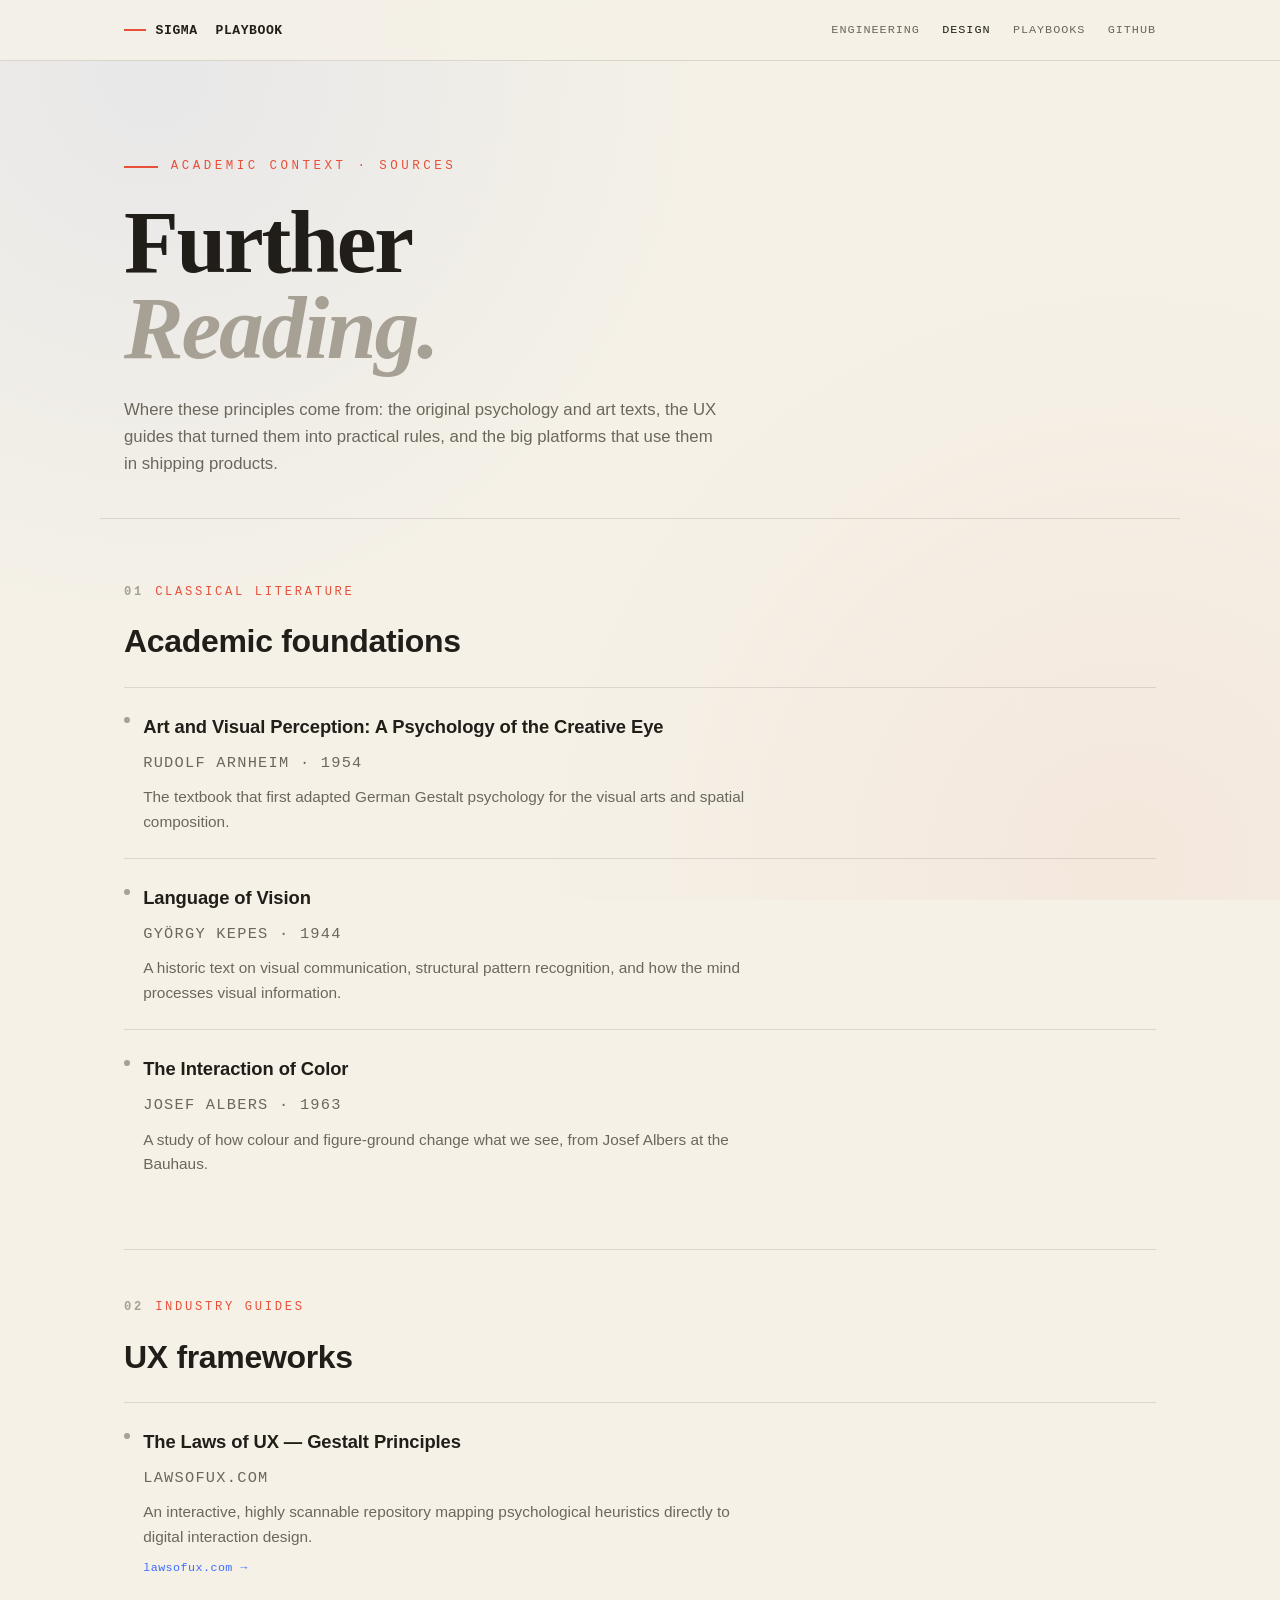
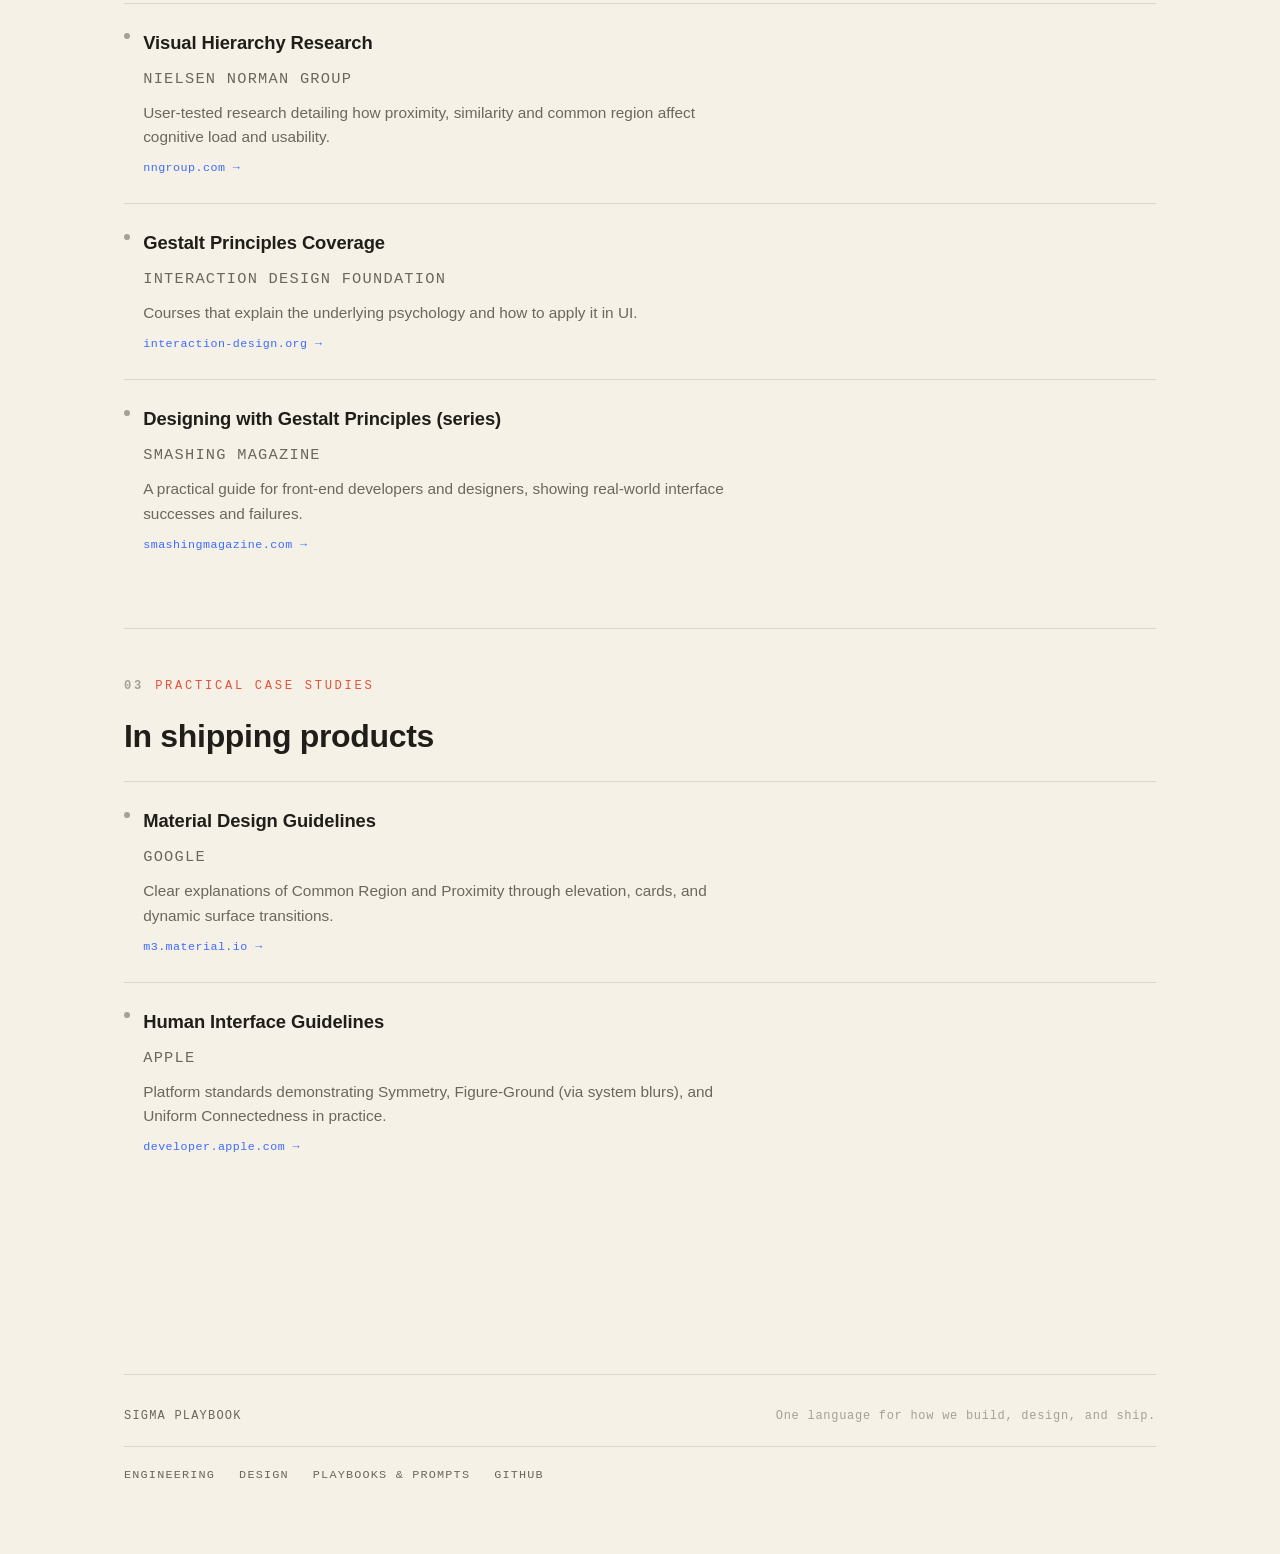
<file: docs/design/gestalt-reading.html>
<!DOCTYPE html>
<html lang="en">
<head>
<meta charset="UTF-8">
<meta http-equiv="Content-Security-Policy" content="default-src 'self'; script-src 'self' 'unsafe-inline'; style-src 'self' 'unsafe-inline' https://fonts.googleapis.com; font-src 'self' https://fonts.gstatic.com; img-src 'self' data:; connect-src 'self'; object-src 'none'; frame-src 'none'; base-uri 'self'; form-action 'none'; upgrade-insecure-requests">
<meta name="viewport" content="width=device-width, initial-scale=1.0">
<title>Gestalt — Further Reading</title>
<link rel="preconnect" href="https://fonts.googleapis.com">
<link rel="preconnect" href="https://fonts.gstatic.com" crossorigin>
<link href="https://fonts.googleapis.com/css2?family=Fraunces:ital,opsz,wght@0,9..144,600;0,9..144,700;0,9..144,900;1,9..144,600&family=Hanken+Grotesk:wght@400;500;600&family=Space+Mono:wght@400;700&display=swap" rel="stylesheet">
<link rel="stylesheet" href="chrome.css">
<style>
  :root{
    --bg:#100f0d; --surface:#1a1916; --surface-2:#232220;
    --line:rgba(236,234,225,0.10); --line-2:rgba(236,234,225,0.18);
    --ink:#ECEAE1; --ink-dim:#8d8a80; --ink-faint:#4f4d47;
    --red:#E8503A; --blue:#3D6BFF; --yellow:#F2C14E;
  }

  @media (prefers-color-scheme: light){
    :root{
      --bg:#f5f1e7; --surface:#fffdf6; --surface-2:#efe9da;
      --line:rgba(33,30,26,0.12); --line-2:rgba(33,30,26,0.22);
      --ink:#211e1a; --ink-dim:#6b675c; --ink-faint:#a7a094;
    }
  }
  *{box-sizing:border-box}
  html{-webkit-text-size-adjust:100%}
  body{
    margin:0; background:var(--bg); color:var(--ink);
    font-family:"Hanken Grotesk",sans-serif; line-height:1.6; -webkit-font-smoothing:antialiased;
    background-image:
      radial-gradient(circle at 12% 8%, rgba(61,107,255,0.07), transparent 40%),
      radial-gradient(circle at 88% 96%, rgba(232,80,58,0.06), transparent 42%);
    background-attachment:fixed;
  }
  header{ max-width:1080px; margin:0 auto; padding:6rem 1.5rem 2.5rem; border-bottom:1px solid var(--line); opacity:0; animation:rise .8s .05s ease forwards; }
  .eyebrow{ font-family:"Space Mono",monospace; font-size:.78rem; letter-spacing:.28em; text-transform:uppercase; color:var(--red); margin-bottom:1.4rem; display:flex; align-items:center; gap:.8rem; }
  .eyebrow::before{ content:""; width:34px; height:2px; background:var(--red); display:inline-block; }
  h1{ font-family:"Fraunces",serif; font-weight:900; font-optical-sizing:auto; font-size:clamp(2.8rem,7.5vw,5.6rem); line-height:.96; letter-spacing:-.025em; margin:0; }
  h1 em{ font-style:italic; font-weight:600; color:var(--ink-faint); }
  .intro{ max-width:64ch; color:var(--ink-dim); margin:1.6rem 0 0; font-size:1.05rem; }
  main{ max-width:1080px; margin:0 auto; padding:1rem 1.5rem 4rem; }

  .group{ padding:3rem 0; border-top:1px solid var(--line); }
  .group:first-child{ border-top:none; }
  .kicker{ font-family:"Space Mono",monospace; font-size:.76rem; letter-spacing:.22em; text-transform:uppercase; color:var(--red); display:flex; align-items:center; gap:.7rem; margin-bottom:.9rem; }
  .kicker::before{ content:attr(data-n); color:var(--ink-faint); font-weight:700; }
  .group h2{ font-family:"Fraunces",sans-serif; font-weight:700; font-size:clamp(1.5rem,3.2vw,2rem); letter-spacing:-.01em; margin:0 0 1.2rem; }

  .ref{ padding:1.5rem 0; border-top:1px solid var(--line); padding-left:1.2rem; position:relative; }
  .ref:first-of-type{ border-top:none; }
  .ref::before{ content:""; position:absolute; left:0; top:1.85rem; width:6px; height:6px; border-radius:50%; background:var(--ink-faint); }
  .ref h3{ font-family:"Fraunces",sans-serif; font-weight:600; font-size:1.15rem; margin:0; letter-spacing:-.005em; }
  .ref h3 .yr{ color:var(--ink-faint); font-weight:600; }
  .meta{ font-family:"Space Mono",monospace; font-size:.72rem; letter-spacing:.08em; text-transform:uppercase; color:var(--ink-dim); margin:.4rem 0 0; }
  .ref p{ color:var(--ink-dim); font-size:.96rem; margin:.6rem 0 0; max-width:72ch; }
  .src{ font-family:"Space Mono",monospace; font-size:.73rem; letter-spacing:.04em; color:var(--blue); text-decoration:none; border-bottom:1px solid transparent; display:inline-block; margin-top:.6rem; transition:border-color .25s ease; }
  .src:hover{ border-color:var(--blue); }

  footer{ max-width:1080px; margin:0 auto; padding:0 1.5rem 5rem; }
  .foot-inner{ border-top:1px solid var(--line); padding-top:2rem; display:flex; justify-content:space-between; gap:1.5rem 2rem; flex-wrap:wrap; align-items:baseline; }
  .cross{ display:flex; gap:1.5rem; flex-wrap:wrap; }
  .cross a{ font-family:"Space Mono",monospace; font-size:.75rem; letter-spacing:.1em; text-transform:uppercase; color:var(--ink-dim); text-decoration:none; transition:color .25s ease; display:inline-flex; align-items:center; gap:.55rem; }
  .cross a:hover{ color:var(--ink); }
  .cross a[aria-current]{ color:var(--ink); }
  .cross a[aria-current]::before{ content:""; width:18px; height:2px; background:var(--red); display:inline-block; }
  .colophon{ font-family:"Space Mono",monospace; font-size:.75rem; letter-spacing:.08em; color:var(--ink-faint); margin:0; }
  .cross a.here{ color:var(--red); }
  .cross .soon{ color:var(--ink-faint); }
  .cross .soon::after{ content:"soon"; font-size:.58rem; letter-spacing:.1em; border:1px solid var(--line); border-radius:3px; padding:0 .3rem; margin-left:.45rem; }
  .pillars{ margin-top:1.25rem; padding-top:1.15rem; border-top:1px solid var(--line); }

  @media (max-width:720px){ header{ padding-top:4rem; } }
  @keyframes rise{ to{ opacity:1; transform:translateY(0); } }
  @media (prefers-reduced-motion:reduce){ *{ animation:none!important; transition:none!important; } header{ opacity:1; } }
</style>
</head>
<body>
<div class="site-header"><div class="wrap">
<a href="../../" class="brand">Sigma&nbsp;<span>Playbook</span></a>
<nav aria-label="Primary">
<a href="../standards/">Engineering</a>
<a href="./" aria-current="page">Design</a>
<a href="../playbooks/">Playbooks</a>
<a href="https://github.com/sigmadigitalza/engineering-playbook" rel="noopener">GitHub</a>
</nav>
</div></div>

<header>
  <div class="eyebrow">Academic Context · Sources</div>
  <h1>Further<br><em>Reading.</em></h1>
  <p class="intro">Where these principles come from: the original psychology and art texts, the UX guides that turned them into practical rules, and the big platforms that use them in shipping products.</p>
</header>

<main>

  <section class="group">
    <div class="kicker" data-n="01">Classical Literature</div>
    <h2>Academic foundations</h2>

    <div class="ref">
      <h3>Art and Visual Perception: A Psychology of the Creative Eye</h3>
      <p class="meta">Rudolf Arnheim · <span>1954</span></p>
      <p>The textbook that first adapted German Gestalt psychology for the visual arts and spatial composition.</p>
    </div>

    <div class="ref">
      <h3>Language of Vision</h3>
      <p class="meta">György Kepes · <span>1944</span></p>
      <p>A historic text on visual communication, structural pattern recognition, and how the mind processes visual information.</p>
    </div>

    <div class="ref">
      <h3>The Interaction of Color</h3>
      <p class="meta">Josef Albers · <span>1963</span></p>
      <p>A study of how colour and figure-ground change what we see, from Josef Albers at the Bauhaus.</p>
    </div>
  </section>

  <section class="group">
    <div class="kicker" data-n="02">Industry Guides</div>
    <h2>UX frameworks</h2>

    <div class="ref">
      <h3>The Laws of UX — Gestalt Principles</h3>
      <p class="meta">lawsofux.com</p>
      <p>An interactive, highly scannable repository mapping psychological heuristics directly to digital interaction design.</p>
      <a class="src" href="https://lawsofux.com" target="_blank" rel="noopener">lawsofux.com →</a>
    </div>

    <div class="ref">
      <h3>Visual Hierarchy Research</h3>
      <p class="meta">Nielsen Norman Group</p>
      <p>User-tested research detailing how proximity, similarity and common region affect cognitive load and usability.</p>
      <a class="src" href="https://www.nngroup.com" target="_blank" rel="noopener">nngroup.com →</a>
    </div>

    <div class="ref">
      <h3>Gestalt Principles Coverage</h3>
      <p class="meta">Interaction Design Foundation</p>
      <p>Courses that explain the underlying psychology and how to apply it in UI.</p>
      <a class="src" href="https://www.interaction-design.org" target="_blank" rel="noopener">interaction-design.org →</a>
    </div>

    <div class="ref">
      <h3>Designing with Gestalt Principles (series)</h3>
      <p class="meta">Smashing Magazine</p>
      <p>A practical guide for front-end developers and designers, showing real-world interface successes and failures.</p>
      <a class="src" href="https://www.smashingmagazine.com" target="_blank" rel="noopener">smashingmagazine.com →</a>
    </div>
  </section>

  <section class="group">
    <div class="kicker" data-n="03">Practical Case Studies</div>
    <h2>In shipping products</h2>

    <div class="ref">
      <h3>Material Design Guidelines</h3>
      <p class="meta">Google</p>
      <p>Clear explanations of Common Region and Proximity through elevation, cards, and dynamic surface transitions.</p>
      <a class="src" href="https://m3.material.io" target="_blank" rel="noopener">m3.material.io →</a>
    </div>

    <div class="ref">
      <h3>Human Interface Guidelines</h3>
      <p class="meta">Apple</p>
      <p>Platform standards demonstrating Symmetry, Figure-Ground (via system blurs), and Uniform Connectedness in practice.</p>
      <a class="src" href="https://developer.apple.com/design/human-interface-guidelines" target="_blank" rel="noopener">developer.apple.com →</a>
    </div>
  </section>

</main>

<div class="site-footer">
<div class="foot-top">
<span class="foot-label">Sigma Playbook</span>
<p class="colophon">One language for how we build, design, and ship.</p>
</div>
<nav aria-label="Sections">
<a href="../standards/">Engineering</a>
<a href="./">Design</a>
<a href="../playbooks/">Playbooks &amp; Prompts</a>
<a href="https://github.com/sigmadigitalza/engineering-playbook" rel="noopener">GitHub</a>
</nav>
</div>
</body>
</html>
</file>
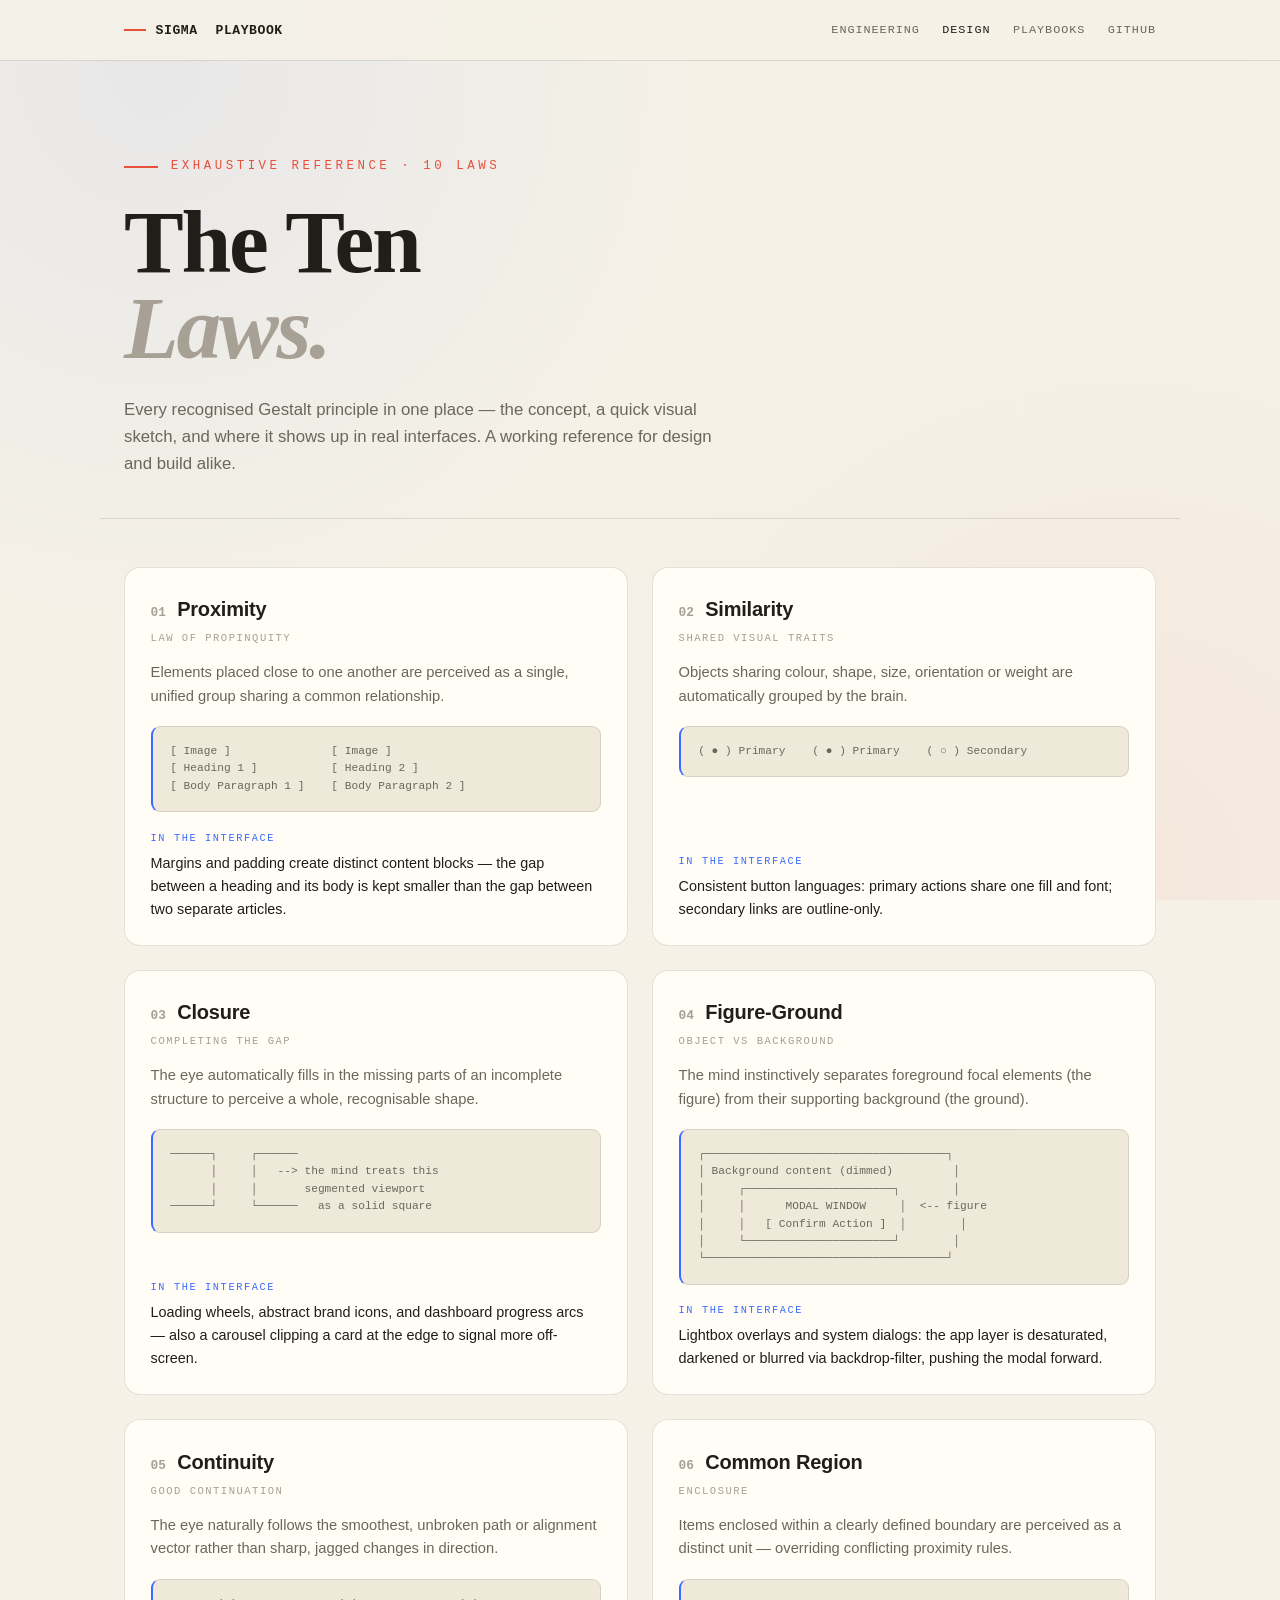
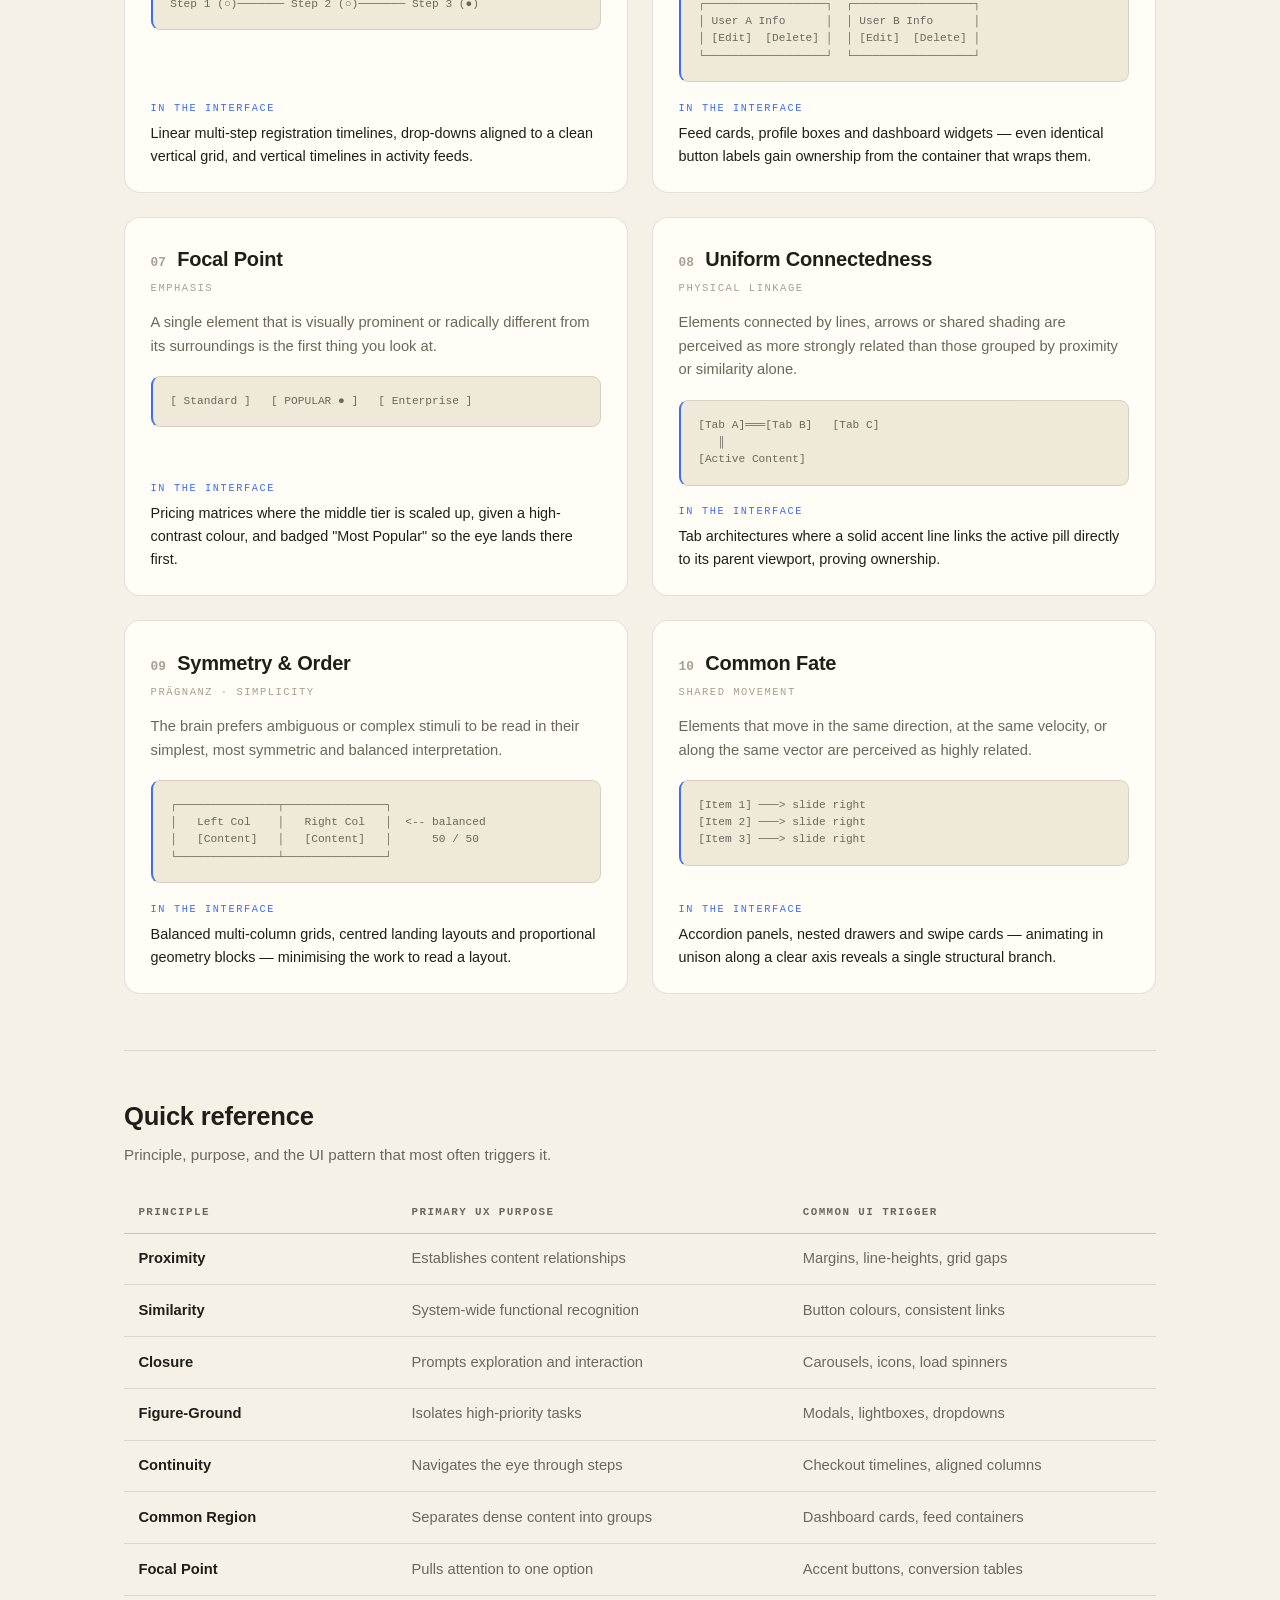
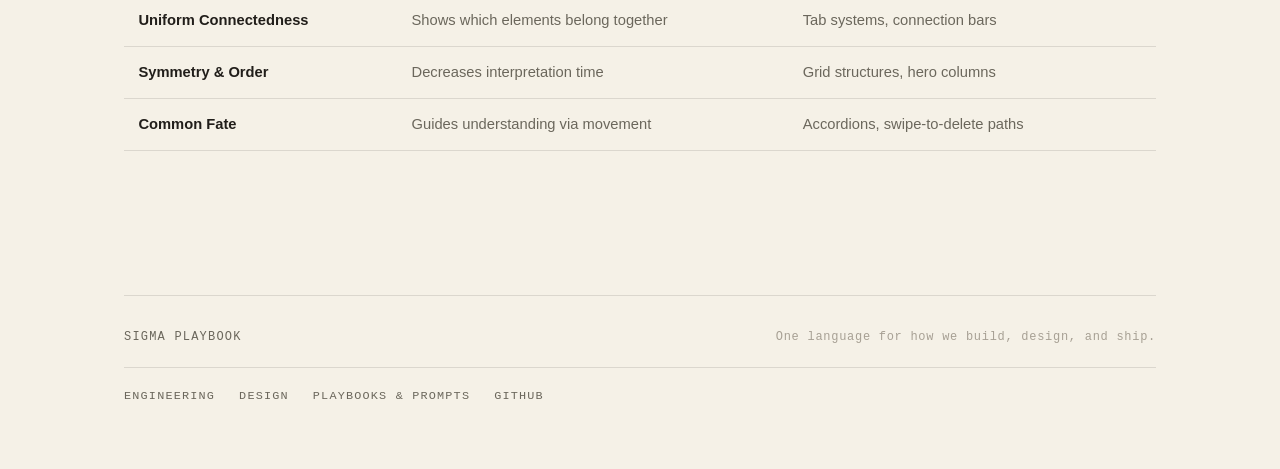
<file: docs/design/gestalt-reference.html>
<!DOCTYPE html>
<html lang="en">
<head>
<meta charset="UTF-8">
<meta http-equiv="Content-Security-Policy" content="default-src 'self'; script-src 'self' 'unsafe-inline'; style-src 'self' 'unsafe-inline' https://fonts.googleapis.com; font-src 'self' https://fonts.gstatic.com; img-src 'self' data:; connect-src 'self'; object-src 'none'; frame-src 'none'; base-uri 'self'; form-action 'none'; upgrade-insecure-requests">
<meta name="viewport" content="width=device-width, initial-scale=1.0">
<title>Gestalt — The Ten Laws</title>
<link rel="preconnect" href="https://fonts.googleapis.com">
<link rel="preconnect" href="https://fonts.gstatic.com" crossorigin>
<link href="https://fonts.googleapis.com/css2?family=Fraunces:ital,opsz,wght@0,9..144,600;0,9..144,700;0,9..144,900;1,9..144,600&family=Hanken+Grotesk:wght@400;500;600&family=Space+Mono:wght@400;700&display=swap" rel="stylesheet">
<link rel="stylesheet" href="chrome.css">
<style>
  :root{
    --bg:#100f0d; --surface:#1a1916; --surface-2:#232220;
    --line:rgba(236,234,225,0.10); --line-2:rgba(236,234,225,0.18);
    --ink:#ECEAE1; --ink-dim:#8d8a80; --ink-faint:#4f4d47;
    --red:#E8503A; --blue:#3D6BFF; --yellow:#F2C14E;
  }

  @media (prefers-color-scheme: light){
    :root{
      --bg:#f5f1e7; --surface:#fffdf6; --surface-2:#efe9da;
      --line:rgba(33,30,26,0.12); --line-2:rgba(33,30,26,0.22);
      --ink:#211e1a; --ink-dim:#6b675c; --ink-faint:#a7a094;
    }
  }
  *{box-sizing:border-box}
  html{-webkit-text-size-adjust:100%}
  body{
    margin:0; background:var(--bg); color:var(--ink);
    font-family:"Hanken Grotesk",sans-serif; line-height:1.6; -webkit-font-smoothing:antialiased;
    background-image:
      radial-gradient(circle at 12% 8%, rgba(61,107,255,0.07), transparent 40%),
      radial-gradient(circle at 88% 96%, rgba(232,80,58,0.06), transparent 42%);
    background-attachment:fixed;
  }
  header{ max-width:1080px; margin:0 auto; padding:6rem 1.5rem 2.5rem; border-bottom:1px solid var(--line); opacity:0; animation:rise .8s .05s ease forwards; }
  .eyebrow{ font-family:"Space Mono",monospace; font-size:.78rem; letter-spacing:.28em; text-transform:uppercase; color:var(--red); margin-bottom:1.4rem; display:flex; align-items:center; gap:.8rem; }
  .eyebrow::before{ content:""; width:34px; height:2px; background:var(--red); display:inline-block; }
  h1{ font-family:"Fraunces",serif; font-weight:900; font-optical-sizing:auto; font-size:clamp(2.8rem,7.5vw,5.6rem); line-height:.96; letter-spacing:-.025em; margin:0; }
  h1 em{ font-style:italic; font-weight:600; color:var(--ink-faint); }
  .intro{ max-width:64ch; color:var(--ink-dim); margin:1.6rem 0 0; font-size:1.05rem; }
  main{ max-width:1080px; margin:0 auto; padding:3rem 1.5rem 4rem; }

  .refgrid{ display:grid; grid-template-columns:repeat(2,1fr); gap:1.5rem; }
  .rcard{ background:var(--surface); border:1px solid var(--line); border-radius:16px; padding:1.6rem 1.6rem 1.5rem; display:flex; flex-direction:column; transition:border-color .3s ease; }
  .rcard:hover{ border-color:var(--line-2); }
  .rhead{ display:flex; align-items:baseline; gap:.7rem; }
  .rnum{ font-family:"Space Mono",monospace; font-size:.8rem; font-weight:700; color:var(--ink-faint); }
  .rcard h2{ font-family:"Fraunces",sans-serif; font-weight:700; font-size:1.25rem; margin:0; letter-spacing:-.01em; }
  .alt{ font-family:"Space Mono",monospace; font-size:.66rem; letter-spacing:.14em; text-transform:uppercase; color:var(--ink-faint); margin:.3rem 0 0; }
  .concept{ color:var(--ink-dim); font-size:.92rem; margin:.9rem 0 0; }
  pre.ascii{ font-family:"Space Mono",monospace; font-size:.7rem; line-height:1.55; color:var(--ink-dim); background:var(--surface-2); border:1px solid var(--line); border-left:2px solid var(--blue); border-radius:9px; padding:1rem 1.1rem; margin:1.1rem 0; overflow-x:auto; white-space:pre; }
  .impl{ font-size:.9rem; color:var(--ink); margin:auto 0 0; }
  .impllabel{ font-family:"Space Mono",monospace; font-size:.64rem; letter-spacing:.16em; text-transform:uppercase; color:var(--blue); display:block; margin-bottom:.35rem; }

  .tablewrap{ margin-top:3.5rem; border-top:1px solid var(--line); padding-top:2.8rem; }
  .tablewrap h2{ font-family:"Fraunces",sans-serif; font-weight:700; font-size:1.6rem; margin:0 0 .4rem; letter-spacing:-.01em; }
  .tablewrap p{ color:var(--ink-dim); margin:0 0 1.6rem; font-size:.95rem; }
  .scroll{ overflow-x:auto; }
  table{ width:100%; border-collapse:collapse; font-size:.92rem; min-width:560px; }
  th{ font-family:"Space Mono",monospace; font-size:.68rem; letter-spacing:.13em; text-transform:uppercase; color:var(--ink-dim); text-align:left; padding:.7rem .9rem; border-bottom:1px solid var(--line-2); white-space:nowrap; }
  td{ padding:.85rem .9rem; border-bottom:1px solid var(--line); color:var(--ink-dim); vertical-align:top; }
  td.name{ color:var(--ink); font-family:"Fraunces",sans-serif; font-weight:600; white-space:nowrap; }
  tr:hover td{ color:var(--ink); }

  footer{ max-width:1080px; margin:0 auto; padding:0 1.5rem 5rem; }
  .foot-inner{ border-top:1px solid var(--line); padding-top:2rem; display:flex; justify-content:space-between; gap:1.5rem 2rem; flex-wrap:wrap; align-items:baseline; }
  .cross{ display:flex; gap:1.5rem; flex-wrap:wrap; }
  .cross a{ font-family:"Space Mono",monospace; font-size:.75rem; letter-spacing:.1em; text-transform:uppercase; color:var(--ink-dim); text-decoration:none; transition:color .25s ease; display:inline-flex; align-items:center; gap:.55rem; }
  .cross a:hover{ color:var(--ink); }
  .cross a[aria-current]{ color:var(--ink); }
  .cross a[aria-current]::before{ content:""; width:18px; height:2px; background:var(--red); display:inline-block; }
  .colophon{ font-family:"Space Mono",monospace; font-size:.75rem; letter-spacing:.08em; color:var(--ink-faint); margin:0; }
  .cross a.here{ color:var(--red); }
  .cross .soon{ color:var(--ink-faint); }
  .cross .soon::after{ content:"soon"; font-size:.58rem; letter-spacing:.1em; border:1px solid var(--line); border-radius:3px; padding:0 .3rem; margin-left:.45rem; }
  .pillars{ margin-top:1.25rem; padding-top:1.15rem; border-top:1px solid var(--line); }

  @media (max-width:720px){ .refgrid{ grid-template-columns:1fr; } header{ padding-top:4rem; } }
  @keyframes rise{ to{ opacity:1; transform:translateY(0); } }
  @media (prefers-reduced-motion:reduce){ *{ animation:none!important; transition:none!important; } header{ opacity:1; } }
</style>
</head>
<body>
<div class="site-header"><div class="wrap">
<a href="../../" class="brand">Sigma&nbsp;<span>Playbook</span></a>
<nav aria-label="Primary">
<a href="../standards/">Engineering</a>
<a href="./" aria-current="page">Design</a>
<a href="../playbooks/">Playbooks</a>
<a href="https://github.com/sigmadigitalza/engineering-playbook" rel="noopener">GitHub</a>
</nav>
</div></div>

<header>
  <div class="eyebrow">Exhaustive Reference · 10 Laws</div>
  <h1>The Ten<br><em>Laws.</em></h1>
  <p class="intro">Every recognised Gestalt principle in one place — the concept, a quick visual sketch, and where it shows up in real interfaces. A working reference for design and build alike.</p>
</header>

<main>
  <div class="refgrid">

    <article class="rcard">
      <div class="rhead"><span class="rnum">01</span><h2>Proximity</h2></div>
      <p class="alt">Law of Propinquity</p>
      <p class="concept">Elements placed close to one another are perceived as a single, unified group sharing a common relationship.</p>
      <pre class="ascii">[ Image ]               [ Image ]
[ Heading 1 ]           [ Heading 2 ]
[ Body Paragraph 1 ]    [ Body Paragraph 2 ]</pre>
      <p class="impl"><span class="impllabel">In the interface</span>Margins and padding create distinct content blocks — the gap between a heading and its body is kept smaller than the gap between two separate articles.</p>
    </article>

    <article class="rcard">
      <div class="rhead"><span class="rnum">02</span><h2>Similarity</h2></div>
      <p class="alt">Shared visual traits</p>
      <p class="concept">Objects sharing colour, shape, size, orientation or weight are automatically grouped by the brain.</p>
      <pre class="ascii">( ● ) Primary    ( ● ) Primary    ( ○ ) Secondary</pre>
      <p class="impl"><span class="impllabel">In the interface</span>Consistent button languages: primary actions share one fill and font; secondary links are outline-only.</p>
    </article>

    <article class="rcard">
      <div class="rhead"><span class="rnum">03</span><h2>Closure</h2></div>
      <p class="alt">Completing the gap</p>
      <p class="concept">The eye automatically fills in the missing parts of an incomplete structure to perceive a whole, recognisable shape.</p>
      <pre class="ascii">──────┐     ┌──────
      │     │   --> the mind treats this
      │     │       segmented viewport
──────┘     └──────   as a solid square</pre>
      <p class="impl"><span class="impllabel">In the interface</span>Loading wheels, abstract brand icons, and dashboard progress arcs — also a carousel clipping a card at the edge to signal more off-screen.</p>
    </article>

    <article class="rcard">
      <div class="rhead"><span class="rnum">04</span><h2>Figure-Ground</h2></div>
      <p class="alt">Object vs background</p>
      <p class="concept">The mind instinctively separates foreground focal elements (the figure) from their supporting background (the ground).</p>
      <pre class="ascii">┌────────────────────────────────────┐
│ Background content (dimmed)         │
│     ┌──────────────────────┐        │
│     │      MODAL WINDOW     │  &lt;-- figure
│     │   [ Confirm Action ]  │        │
│     └──────────────────────┘        │
└────────────────────────────────────┘</pre>
      <p class="impl"><span class="impllabel">In the interface</span>Lightbox overlays and system dialogs: the app layer is desaturated, darkened or blurred via backdrop-filter, pushing the modal forward.</p>
    </article>

    <article class="rcard">
      <div class="rhead"><span class="rnum">05</span><h2>Continuity</h2></div>
      <p class="alt">Good Continuation</p>
      <p class="concept">The eye naturally follows the smoothest, unbroken path or alignment vector rather than sharp, jagged changes in direction.</p>
      <pre class="ascii">Step 1 (○)─────── Step 2 (○)─────── Step 3 (●)</pre>
      <p class="impl"><span class="impllabel">In the interface</span>Linear multi-step registration timelines, drop-downs aligned to a clean vertical grid, and vertical timelines in activity feeds.</p>
    </article>

    <article class="rcard">
      <div class="rhead"><span class="rnum">06</span><h2>Common Region</h2></div>
      <p class="alt">Enclosure</p>
      <p class="concept">Items enclosed within a clearly defined boundary are perceived as a distinct unit — overriding conflicting proximity rules.</p>
      <pre class="ascii">┌──────────────────┐  ┌──────────────────┐
│ User A Info      │  │ User B Info      │
│ [Edit]  [Delete] │  │ [Edit]  [Delete] │
└──────────────────┘  └──────────────────┘</pre>
      <p class="impl"><span class="impllabel">In the interface</span>Feed cards, profile boxes and dashboard widgets — even identical button labels gain ownership from the container that wraps them.</p>
    </article>

    <article class="rcard">
      <div class="rhead"><span class="rnum">07</span><h2>Focal Point</h2></div>
      <p class="alt">Emphasis</p>
      <p class="concept">A single element that is visually prominent or radically different from its surroundings is the first thing you look at.</p>
      <pre class="ascii">[ Standard ]   [ POPULAR ● ]   [ Enterprise ]</pre>
      <p class="impl"><span class="impllabel">In the interface</span>Pricing matrices where the middle tier is scaled up, given a high-contrast colour, and badged "Most Popular" so the eye lands there first.</p>
    </article>

    <article class="rcard">
      <div class="rhead"><span class="rnum">08</span><h2>Uniform Connectedness</h2></div>
      <p class="alt">Physical linkage</p>
      <p class="concept">Elements connected by lines, arrows or shared shading are perceived as more strongly related than those grouped by proximity or similarity alone.</p>
      <pre class="ascii">[Tab A]═══[Tab B]   [Tab C]
   ║
[Active Content]</pre>
      <p class="impl"><span class="impllabel">In the interface</span>Tab architectures where a solid accent line links the active pill directly to its parent viewport, proving ownership.</p>
    </article>

    <article class="rcard">
      <div class="rhead"><span class="rnum">09</span><h2>Symmetry &amp; Order</h2></div>
      <p class="alt">Prägnanz · Simplicity</p>
      <p class="concept">The brain prefers ambiguous or complex stimuli to be read in their simplest, most symmetric and balanced interpretation.</p>
      <pre class="ascii">┌───────────────┬───────────────┐
│   Left Col    │   Right Col   │  &lt;-- balanced
│   [Content]   │   [Content]   │      50 / 50
└───────────────┴───────────────┘</pre>
      <p class="impl"><span class="impllabel">In the interface</span>Balanced multi-column grids, centred landing layouts and proportional geometry blocks — minimising the work to read a layout.</p>
    </article>

    <article class="rcard">
      <div class="rhead"><span class="rnum">10</span><h2>Common Fate</h2></div>
      <p class="alt">Shared movement</p>
      <p class="concept">Elements that move in the same direction, at the same velocity, or along the same vector are perceived as highly related.</p>
      <pre class="ascii">[Item 1] ───> slide right
[Item 2] ───> slide right
[Item 3] ───> slide right</pre>
      <p class="impl"><span class="impllabel">In the interface</span>Accordion panels, nested drawers and swipe cards — animating in unison along a clear axis reveals a single structural branch.</p>
    </article>

  </div>

  <div class="tablewrap">
    <h2>Quick reference</h2>
    <p>Principle, purpose, and the UI pattern that most often triggers it.</p>
    <div class="scroll">
      <table>
        <thead><tr><th>Principle</th><th>Primary UX purpose</th><th>Common UI trigger</th></tr></thead>
        <tbody>
          <tr><td class="name">Proximity</td><td>Establishes content relationships</td><td>Margins, line-heights, grid gaps</td></tr>
          <tr><td class="name">Similarity</td><td>System-wide functional recognition</td><td>Button colours, consistent links</td></tr>
          <tr><td class="name">Closure</td><td>Prompts exploration and interaction</td><td>Carousels, icons, load spinners</td></tr>
          <tr><td class="name">Figure-Ground</td><td>Isolates high-priority tasks</td><td>Modals, lightboxes, dropdowns</td></tr>
          <tr><td class="name">Continuity</td><td>Navigates the eye through steps</td><td>Checkout timelines, aligned columns</td></tr>
          <tr><td class="name">Common Region</td><td>Separates dense content into groups</td><td>Dashboard cards, feed containers</td></tr>
          <tr><td class="name">Focal Point</td><td>Pulls attention to one option</td><td>Accent buttons, conversion tables</td></tr>
          <tr><td class="name">Uniform Connectedness</td><td>Shows which elements belong together</td><td>Tab systems, connection bars</td></tr>
          <tr><td class="name">Symmetry &amp; Order</td><td>Decreases interpretation time</td><td>Grid structures, hero columns</td></tr>
          <tr><td class="name">Common Fate</td><td>Guides understanding via movement</td><td>Accordions, swipe-to-delete paths</td></tr>
        </tbody>
      </table>
    </div>
  </div>
</main>

<div class="site-footer">
<div class="foot-top">
<span class="foot-label">Sigma Playbook</span>
<p class="colophon">One language for how we build, design, and ship.</p>
</div>
<nav aria-label="Sections">
<a href="../standards/">Engineering</a>
<a href="./">Design</a>
<a href="../playbooks/">Playbooks &amp; Prompts</a>
<a href="https://github.com/sigmadigitalza/engineering-playbook" rel="noopener">GitHub</a>
</nav>
</div>
</body>
</html>
</file>
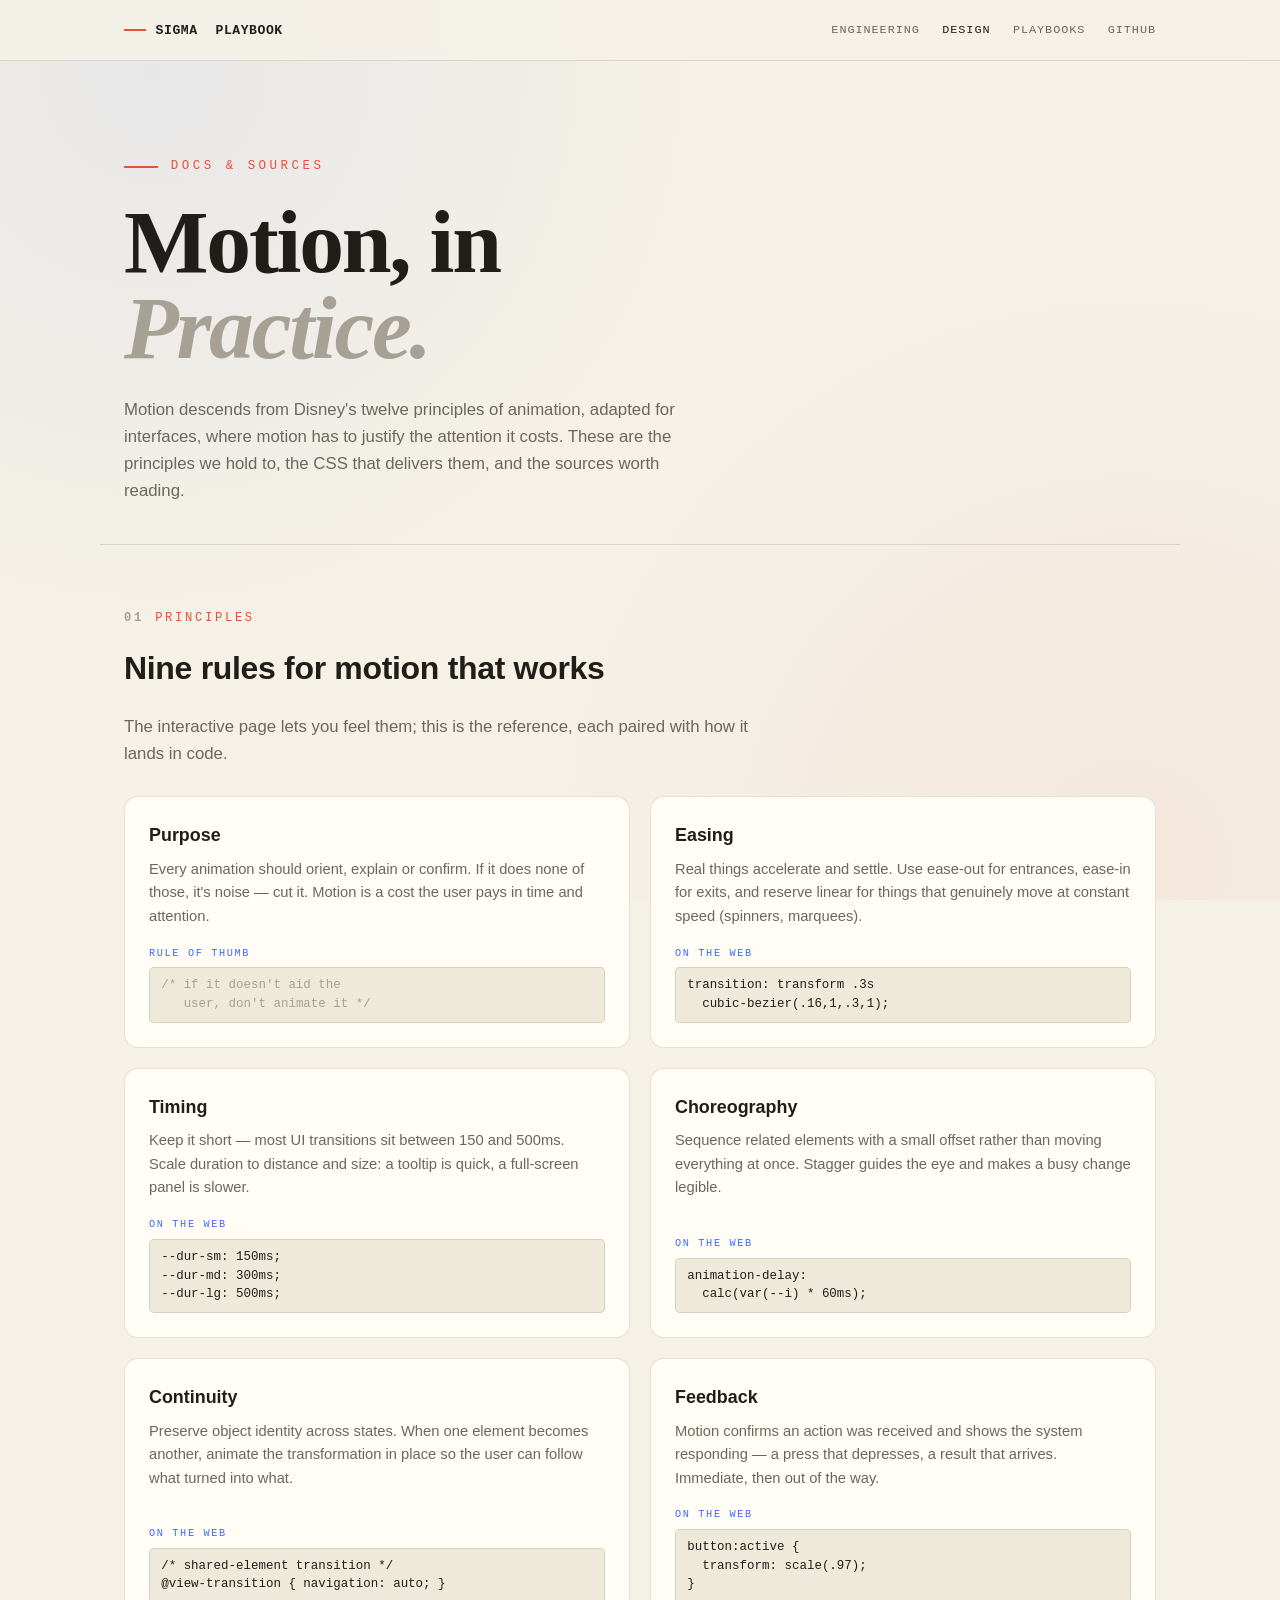
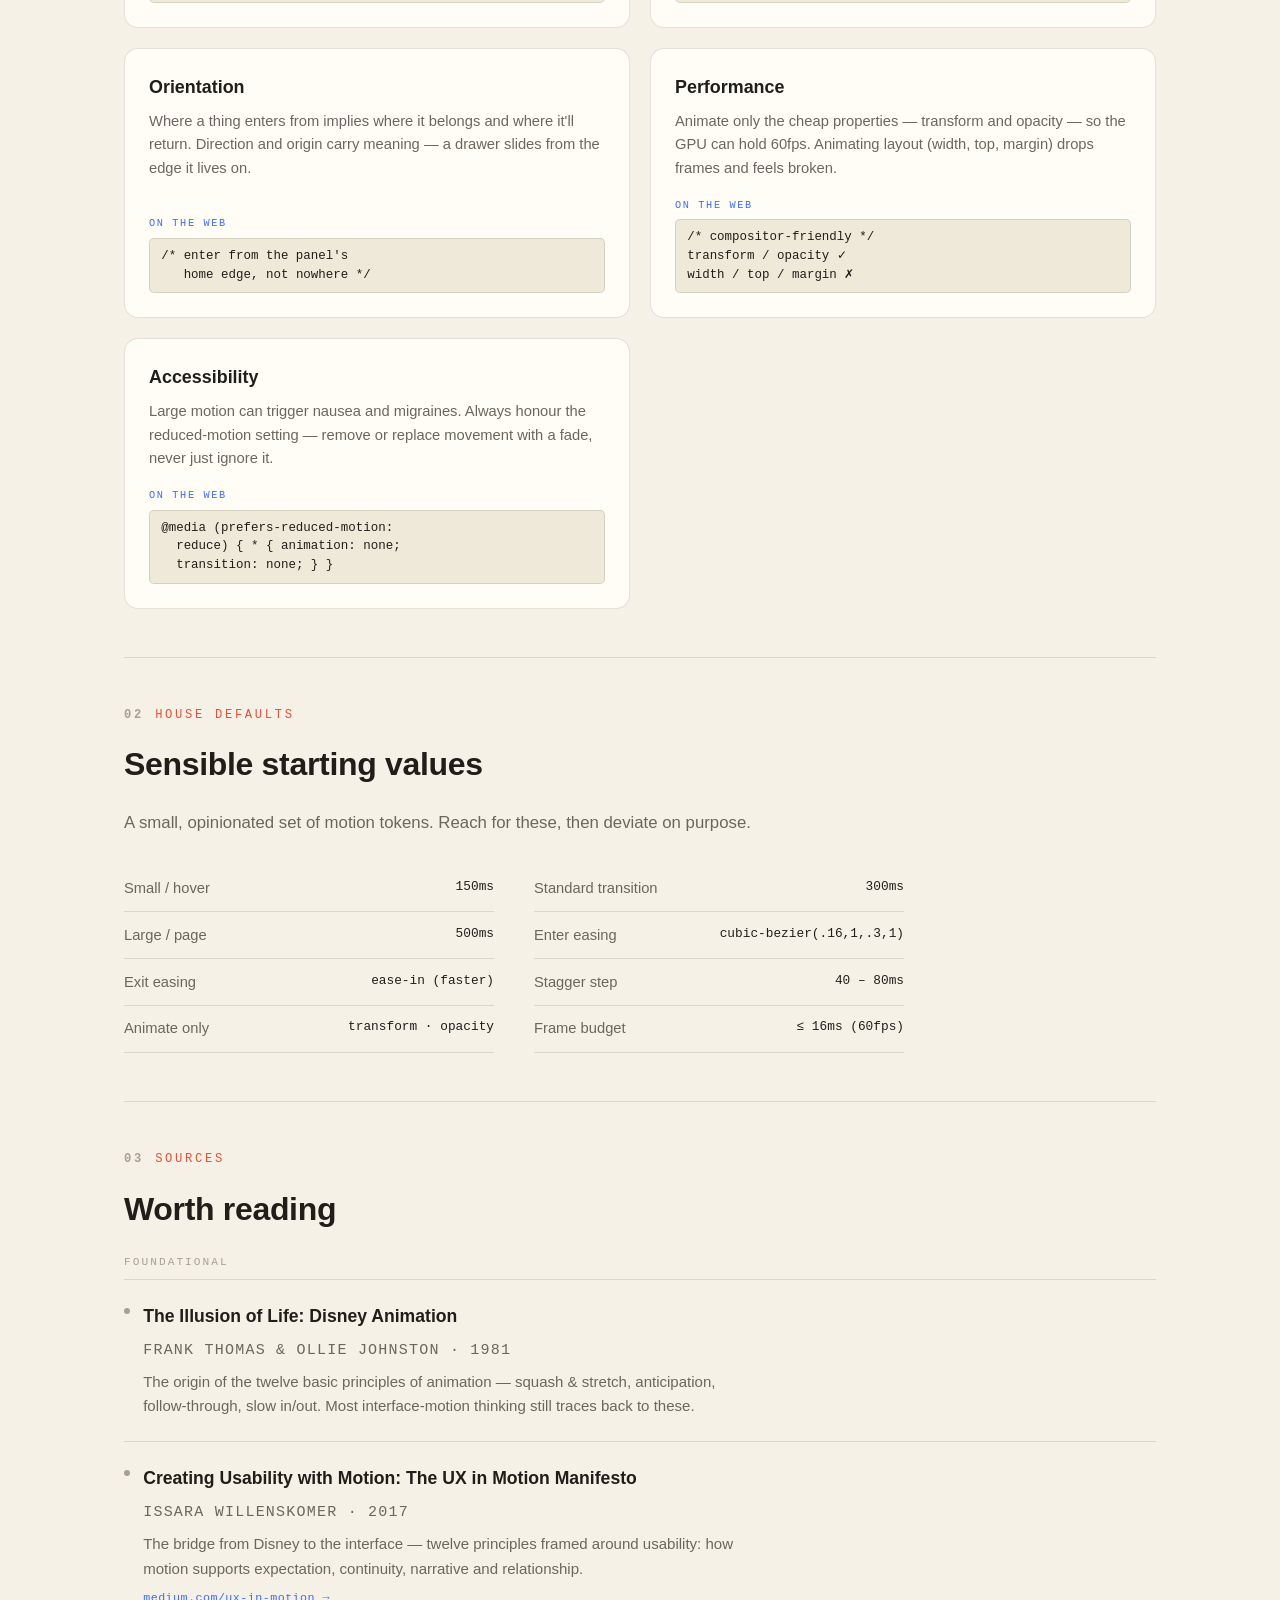
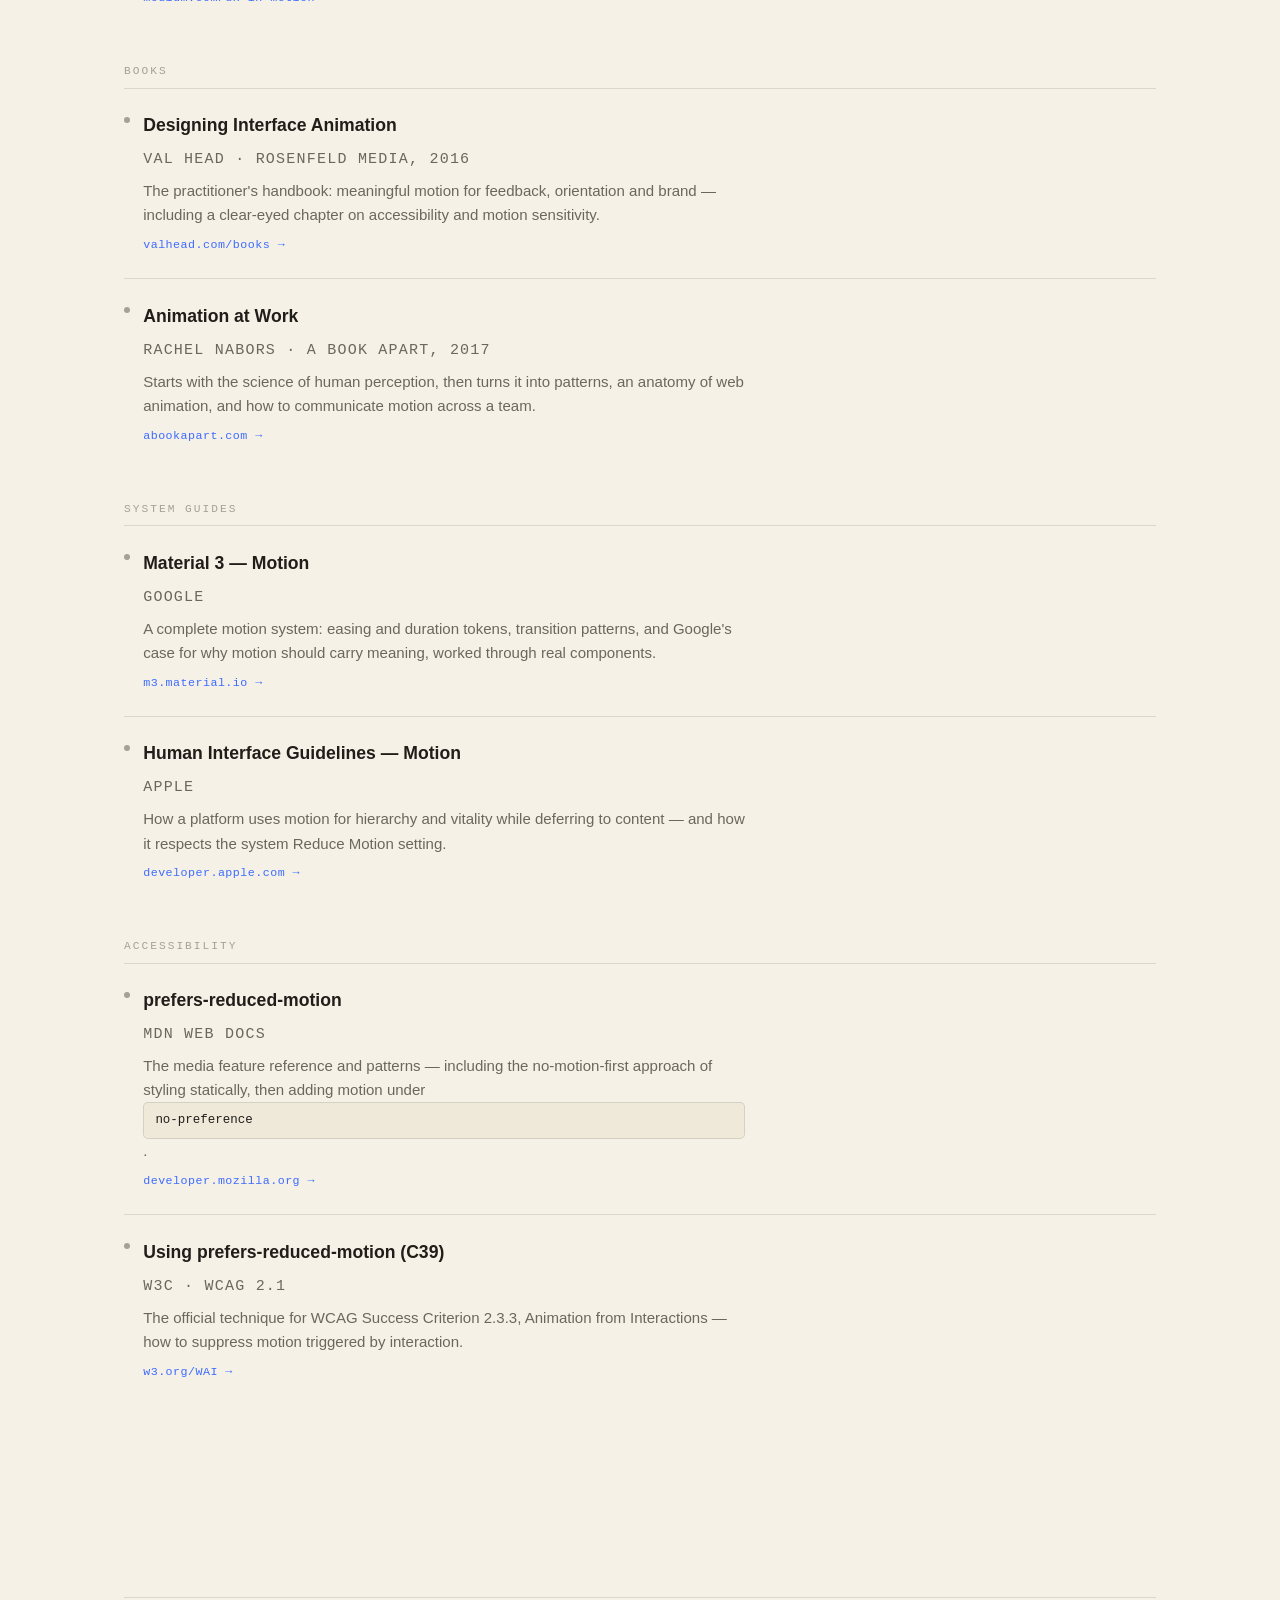
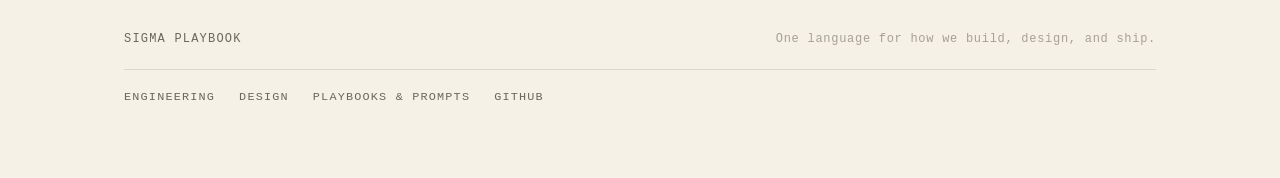
<file: docs/design/motion-docs.html>
<!DOCTYPE html>
<html lang="en">
<head>
<meta charset="UTF-8">
<meta http-equiv="Content-Security-Policy" content="default-src 'self'; script-src 'self' 'unsafe-inline'; style-src 'self' 'unsafe-inline' https://fonts.googleapis.com; font-src 'self' https://fonts.gstatic.com; img-src 'self' data:; connect-src 'self'; object-src 'none'; frame-src 'none'; base-uri 'self'; form-action 'none'; upgrade-insecure-requests">
<meta name="viewport" content="width=device-width, initial-scale=1.0">
<title>Motion — Docs &amp; Sources</title>
<link rel="preconnect" href="https://fonts.googleapis.com">
<link rel="preconnect" href="https://fonts.gstatic.com" crossorigin>
<link href="https://fonts.googleapis.com/css2?family=Fraunces:ital,opsz,wght@0,9..144,600;0,9..144,700;0,9..144,900;1,9..144,600&family=Hanken+Grotesk:wght@400;500;600&family=Space+Mono:wght@400;700&display=swap" rel="stylesheet">
<link rel="stylesheet" href="chrome.css">
<style>
  :root{
    --bg:#100f0d; --surface:#1a1916; --surface-2:#232220;
    --line:rgba(236,234,225,0.10); --line-2:rgba(236,234,225,0.18);
    --ink:#ECEAE1; --ink-dim:#8d8a80; --ink-faint:#4f4d47;
    --red:#E8503A; --blue:#3D6BFF; --yellow:#F2C14E;
  }

  @media (prefers-color-scheme: light){
    :root{
      --bg:#f5f1e7; --surface:#fffdf6; --surface-2:#efe9da;
      --line:rgba(33,30,26,0.12); --line-2:rgba(33,30,26,0.22);
      --ink:#211e1a; --ink-dim:#6b675c; --ink-faint:#a7a094;
    }
  }
  *{box-sizing:border-box}
  html{-webkit-text-size-adjust:100%}
  body{
    margin:0; background:var(--bg); color:var(--ink);
    font-family:"Hanken Grotesk",sans-serif; line-height:1.6; -webkit-font-smoothing:antialiased;
    background-image:
      radial-gradient(circle at 12% 8%, rgba(61,107,255,0.07), transparent 40%),
      radial-gradient(circle at 88% 96%, rgba(232,80,58,0.06), transparent 42%);
    background-attachment:fixed;
  }
  header{ max-width:1080px; margin:0 auto; padding:6rem 1.5rem 2.5rem; border-bottom:1px solid var(--line); opacity:0; animation:rise .8s .05s ease forwards; }
  .eyebrow{ font-family:"Space Mono",monospace; font-size:.78rem; letter-spacing:.28em; text-transform:uppercase; color:var(--red); margin-bottom:1.4rem; display:flex; align-items:center; gap:.8rem; }
  .eyebrow::before{ content:""; width:34px; height:2px; background:var(--red); display:inline-block; }
  h1{ font-family:"Fraunces",serif; font-weight:900; font-optical-sizing:auto; font-size:clamp(2.8rem,7.5vw,5.6rem); line-height:.96; letter-spacing:-.025em; margin:0; }
  h1 em{ font-style:italic; font-weight:600; color:var(--ink-faint); }
  .intro{ max-width:64ch; color:var(--ink-dim); margin:1.6rem 0 0; font-size:1.05rem; }
  main{ max-width:1080px; margin:0 auto; padding:1rem 1.5rem 4rem; }

  .section{ padding:3rem 0; border-top:1px solid var(--line); }
  .section:first-child{ border-top:none; }
  .kicker{ font-family:"Space Mono",monospace; font-size:.76rem; letter-spacing:.22em; text-transform:uppercase; color:var(--red); display:flex; align-items:center; gap:.7rem; margin-bottom:.9rem; }
  .kicker::before{ content:attr(data-n); color:var(--ink-faint); font-weight:700; }
  .section > h2{ font-family:"Fraunces",sans-serif; font-weight:700; font-size:clamp(1.5rem,3.2vw,2rem); letter-spacing:-.01em; margin:0 0 1.2rem; }
  .lead{ color:var(--ink-dim); font-size:1.05rem; max-width:68ch; margin:0; }

  .pcards{ display:grid; grid-template-columns:repeat(2,1fr); gap:1.25rem; }
  .pcard{ background:var(--surface); border:1px solid var(--line); border-radius:14px; padding:1.5rem; transition:border-color .3s ease; display:flex; flex-direction:column; }
  .pcard:hover{ border-color:var(--line-2); }
  .pcard h3{ font-family:"Fraunces",sans-serif; font-weight:700; font-size:1.12rem; margin:0 0 .5rem; }
  .pcard .concept{ color:var(--ink-dim); font-size:.92rem; margin:0 0 1rem; }
  .web{ margin-top:auto; }
  .weblabel{ font-family:"Space Mono",monospace; font-size:.64rem; letter-spacing:.16em; text-transform:uppercase; color:var(--blue); display:block; margin-bottom:.4rem; }
  code{ font-family:"Space Mono",monospace; font-size:.78rem; color:var(--ink); background:var(--surface-2); border:1px solid var(--line); border-radius:5px; padding:.5rem .7rem; display:block; white-space:pre-wrap; line-height:1.5; }
  code .c{ color:var(--ink-faint); }

  .defaults{ display:grid; grid-template-columns:repeat(2,1fr); gap:0 2.5rem; max-width:780px; }
  .def{ display:flex; justify-content:space-between; gap:1rem; padding:.7rem 0; border-bottom:1px solid var(--line); }
  .def .k{ color:var(--ink-dim); font-size:.92rem; }
  .def .v{ font-family:"Space Mono",monospace; font-size:.8rem; color:var(--ink); white-space:nowrap; }
  @media (max-width:560px){ .defaults{ grid-template-columns:1fr; gap:0; } }

  .ref{ padding:1.4rem 0; border-top:1px solid var(--line); padding-left:1.2rem; position:relative; }
  .ref:first-of-type{ border-top:none; }
  .ref::before{ content:""; position:absolute; left:0; top:1.75rem; width:6px; height:6px; border-radius:50%; background:var(--ink-faint); }
  .ref h3{ font-family:"Fraunces",sans-serif; font-weight:600; font-size:1.1rem; margin:0; }
  .meta{ font-family:"Space Mono",monospace; font-size:.72rem; letter-spacing:.08em; text-transform:uppercase; color:var(--ink-dim); margin:.35rem 0 0; }
  .ref p{ color:var(--ink-dim); font-size:.94rem; margin:.5rem 0 0; max-width:72ch; }
  .src{ font-family:"Space Mono",monospace; font-size:.73rem; letter-spacing:.04em; color:var(--blue); text-decoration:none; border-bottom:1px solid transparent; display:inline-block; margin-top:.55rem; transition:border-color .25s ease; }
  .src:hover{ border-color:var(--blue); }
  .grouplabel{ font-family:"Space Mono",monospace; font-size:.7rem; letter-spacing:.18em; text-transform:uppercase; color:var(--ink-faint); margin:2rem 0 .4rem; }
  .grouplabel:first-of-type{ margin-top:0; }

  footer{ max-width:1080px; margin:0 auto; padding:0 1.5rem 5rem; }
  .foot-top{ border-top:1px solid var(--line); padding-top:2rem; display:flex; justify-content:space-between; gap:1.5rem 2rem; flex-wrap:wrap; align-items:baseline; }
  .cross{ display:flex; gap:1.5rem; flex-wrap:wrap; }
  .cross a{ font-family:"Space Mono",monospace; font-size:.75rem; letter-spacing:.1em; text-transform:uppercase; color:var(--ink-dim); text-decoration:none; transition:color .25s ease; display:inline-flex; align-items:center; gap:.55rem; }
  .cross a:hover{ color:var(--ink); }
  .cross a[aria-current]{ color:var(--ink); }
  .cross a[aria-current]::before{ content:""; width:18px; height:2px; background:var(--red); display:inline-block; }
  .cross a.here{ color:var(--red); }
  .colophon{ font-family:"Space Mono",monospace; font-size:.75rem; letter-spacing:.08em; color:var(--ink-faint); margin:0; }
  .pillars{ margin-top:1.25rem; padding-top:1.15rem; border-top:1px solid var(--line); }

  @media (max-width:720px){ .pcards{ grid-template-columns:1fr; } header{ padding-top:4rem; } }
  @keyframes rise{ to{ opacity:1; transform:translateY(0); } }
  @media (prefers-reduced-motion:reduce){ *{ animation:none!important; transition:none!important; } header{ opacity:1; } }
</style>
</head>
<body>
<div class="site-header"><div class="wrap">
<a href="../../" class="brand">Sigma&nbsp;<span>Playbook</span></a>
<nav aria-label="Primary">
<a href="../standards/">Engineering</a>
<a href="./" aria-current="page">Design</a>
<a href="../playbooks/">Playbooks</a>
<a href="https://github.com/sigmadigitalza/engineering-playbook" rel="noopener">GitHub</a>
</nav>
</div></div>

<header>
  <div class="eyebrow">Docs &amp; Sources</div>
  <h1>Motion, in<br><em>Practice.</em></h1>
  <p class="intro">Motion descends from Disney's twelve principles of animation, adapted for interfaces, where motion has to justify the attention it costs. These are the principles we hold to, the CSS that delivers them, and the sources worth reading.</p>
</header>

<main>

  <section class="section">
    <div class="kicker" data-n="01">Principles</div>
    <h2>Nine rules for motion that works</h2>
    <p class="lead" style="margin-bottom:1.8rem;">The interactive page lets you feel them; this is the reference, each paired with how it lands in code.</p>
    <div class="pcards">

      <div class="pcard">
        <h3>Purpose</h3>
        <p class="concept">Every animation should orient, explain or confirm. If it does none of those, it's noise — cut it. Motion is a cost the user pays in time and attention.</p>
        <div class="web"><span class="weblabel">Rule of thumb</span><code><span class="c">/* if it doesn't aid the
   user, don't animate it */</span></code></div>
      </div>

      <div class="pcard">
        <h3>Easing</h3>
        <p class="concept">Real things accelerate and settle. Use ease-out for entrances, ease-in for exits, and reserve linear for things that genuinely move at constant speed (spinners, marquees).</p>
        <div class="web"><span class="weblabel">On the web</span><code>transition: transform .3s
  cubic-bezier(.16,1,.3,1);</code></div>
      </div>

      <div class="pcard">
        <h3>Timing</h3>
        <p class="concept">Keep it short — most UI transitions sit between 150 and 500ms. Scale duration to distance and size: a tooltip is quick, a full-screen panel is slower.</p>
        <div class="web"><span class="weblabel">On the web</span><code>--dur-sm: 150ms;
--dur-md: 300ms;
--dur-lg: 500ms;</code></div>
      </div>

      <div class="pcard">
        <h3>Choreography</h3>
        <p class="concept">Sequence related elements with a small offset rather than moving everything at once. Stagger guides the eye and makes a busy change legible.</p>
        <div class="web"><span class="weblabel">On the web</span><code>animation-delay:
  calc(var(--i) * 60ms);</code></div>
      </div>

      <div class="pcard">
        <h3>Continuity</h3>
        <p class="concept">Preserve object identity across states. When one element becomes another, animate the transformation in place so the user can follow what turned into what.</p>
        <div class="web"><span class="weblabel">On the web</span><code>/* shared-element transition */
@view-transition { navigation: auto; }</code></div>
      </div>

      <div class="pcard">
        <h3>Feedback</h3>
        <p class="concept">Motion confirms an action was received and shows the system responding — a press that depresses, a result that arrives. Immediate, then out of the way.</p>
        <div class="web"><span class="weblabel">On the web</span><code>button:active {
  transform: scale(.97);
}</code></div>
      </div>

      <div class="pcard">
        <h3>Orientation</h3>
        <p class="concept">Where a thing enters from implies where it belongs and where it'll return. Direction and origin carry meaning — a drawer slides from the edge it lives on.</p>
        <div class="web"><span class="weblabel">On the web</span><code>/* enter from the panel's
   home edge, not nowhere */</code></div>
      </div>

      <div class="pcard">
        <h3>Performance</h3>
        <p class="concept">Animate only the cheap properties — transform and opacity — so the GPU can hold 60fps. Animating layout (width, top, margin) drops frames and feels broken.</p>
        <div class="web"><span class="weblabel">On the web</span><code>/* compositor-friendly */
transform / opacity ✓
width / top / margin ✗</code></div>
      </div>

      <div class="pcard">
        <h3>Accessibility</h3>
        <p class="concept">Large motion can trigger nausea and migraines. Always honour the reduced-motion setting — remove or replace movement with a fade, never just ignore it.</p>
        <div class="web"><span class="weblabel">On the web</span><code>@media (prefers-reduced-motion:
  reduce) { * { animation: none;
  transition: none; } }</code></div>
      </div>

    </div>
  </section>

  <section class="section">
    <div class="kicker" data-n="02">House Defaults</div>
    <h2>Sensible starting values</h2>
    <p class="lead" style="margin-bottom:1.8rem;">A small, opinionated set of motion tokens. Reach for these, then deviate on purpose.</p>
    <div class="defaults">
      <div class="def"><span class="k">Small / hover</span><span class="v">150ms</span></div>
      <div class="def"><span class="k">Standard transition</span><span class="v">300ms</span></div>
      <div class="def"><span class="k">Large / page</span><span class="v">500ms</span></div>
      <div class="def"><span class="k">Enter easing</span><span class="v">cubic-bezier(.16,1,.3,1)</span></div>
      <div class="def"><span class="k">Exit easing</span><span class="v">ease-in (faster)</span></div>
      <div class="def"><span class="k">Stagger step</span><span class="v">40 – 80ms</span></div>
      <div class="def"><span class="k">Animate only</span><span class="v">transform · opacity</span></div>
      <div class="def"><span class="k">Frame budget</span><span class="v">≤ 16ms (60fps)</span></div>
    </div>
  </section>

  <section class="section">
    <div class="kicker" data-n="03">Sources</div>
    <h2>Worth reading</h2>

    <p class="grouplabel">Foundational</p>
    <div class="ref">
      <h3>The Illusion of Life: Disney Animation</h3>
      <p class="meta">Frank Thomas &amp; Ollie Johnston · 1981</p>
      <p>The origin of the twelve basic principles of animation — squash &amp; stretch, anticipation, follow-through, slow in/out. Most interface-motion thinking still traces back to these.</p>
    </div>
    <div class="ref">
      <h3>Creating Usability with Motion: The UX in Motion Manifesto</h3>
      <p class="meta">Issara Willenskomer · 2017</p>
      <p>The bridge from Disney to the interface — twelve principles framed around usability: how motion supports expectation, continuity, narrative and relationship.</p>
      <a class="src" href="https://medium.com/ux-in-motion/creating-usability-with-motion-the-ux-in-motion-manifesto-a87a4584ddc" target="_blank" rel="noopener">medium.com/ux-in-motion →</a>
    </div>

    <p class="grouplabel">Books</p>
    <div class="ref">
      <h3>Designing Interface Animation</h3>
      <p class="meta">Val Head · Rosenfeld Media, 2016</p>
      <p>The practitioner's handbook: meaningful motion for feedback, orientation and brand — including a clear-eyed chapter on accessibility and motion sensitivity.</p>
      <a class="src" href="https://valhead.com/books/" target="_blank" rel="noopener">valhead.com/books →</a>
    </div>
    <div class="ref">
      <h3>Animation at Work</h3>
      <p class="meta">Rachel Nabors · A Book Apart, 2017</p>
      <p>Starts with the science of human perception, then turns it into patterns, an anatomy of web animation, and how to communicate motion across a team.</p>
      <a class="src" href="https://abookapart.com/products/animation-at-work" target="_blank" rel="noopener">abookapart.com →</a>
    </div>

    <p class="grouplabel">System guides</p>
    <div class="ref">
      <h3>Material 3 — Motion</h3>
      <p class="meta">Google</p>
      <p>A complete motion system: easing and duration tokens, transition patterns, and Google's case for why motion should carry meaning, worked through real components.</p>
      <a class="src" href="https://m3.material.io/styles/motion" target="_blank" rel="noopener">m3.material.io →</a>
    </div>
    <div class="ref">
      <h3>Human Interface Guidelines — Motion</h3>
      <p class="meta">Apple</p>
      <p>How a platform uses motion for hierarchy and vitality while deferring to content — and how it respects the system Reduce Motion setting.</p>
      <a class="src" href="https://developer.apple.com/design/human-interface-guidelines/motion" target="_blank" rel="noopener">developer.apple.com →</a>
    </div>

    <p class="grouplabel">Accessibility</p>
    <div class="ref">
      <h3>prefers-reduced-motion</h3>
      <p class="meta">MDN Web Docs</p>
      <p>The media feature reference and patterns — including the no-motion-first approach of styling statically, then adding motion under <code>no-preference</code>.</p>
      <a class="src" href="https://developer.mozilla.org/en-US/docs/Web/CSS/Reference/At-rules/@media/prefers-reduced-motion" target="_blank" rel="noopener">developer.mozilla.org →</a>
    </div>
    <div class="ref">
      <h3>Using prefers-reduced-motion (C39)</h3>
      <p class="meta">W3C · WCAG 2.1</p>
      <p>The official technique for WCAG Success Criterion 2.3.3, Animation from Interactions — how to suppress motion triggered by interaction.</p>
      <a class="src" href="https://www.w3.org/WAI/WCAG21/Techniques/css/C39" target="_blank" rel="noopener">w3.org/WAI →</a>
    </div>
  </section>

</main>

<div class="site-footer">
<div class="foot-top">
<span class="foot-label">Sigma Playbook</span>
<p class="colophon">One language for how we build, design, and ship.</p>
</div>
<nav aria-label="Sections">
<a href="../standards/">Engineering</a>
<a href="./">Design</a>
<a href="../playbooks/">Playbooks &amp; Prompts</a>
<a href="https://github.com/sigmadigitalza/engineering-playbook" rel="noopener">GitHub</a>
</nav>
</div>
</body>
</html>
</file>
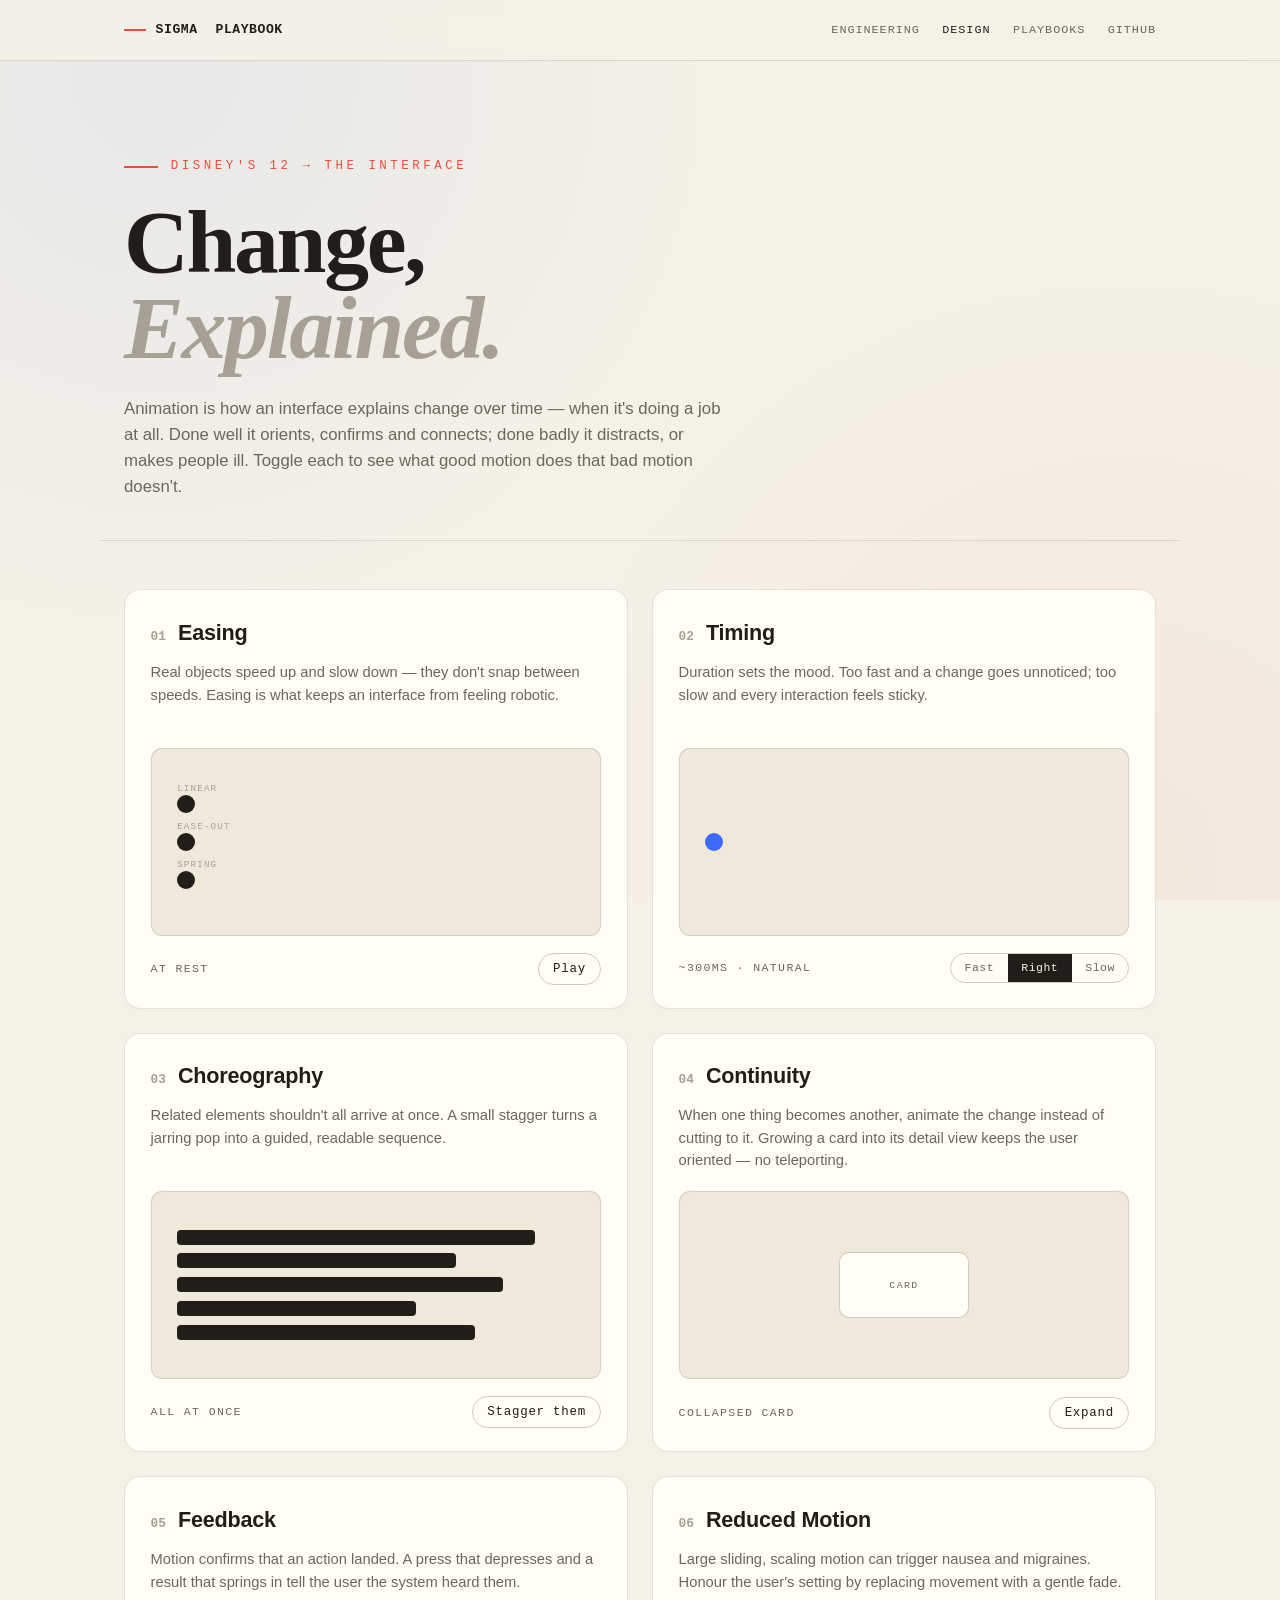
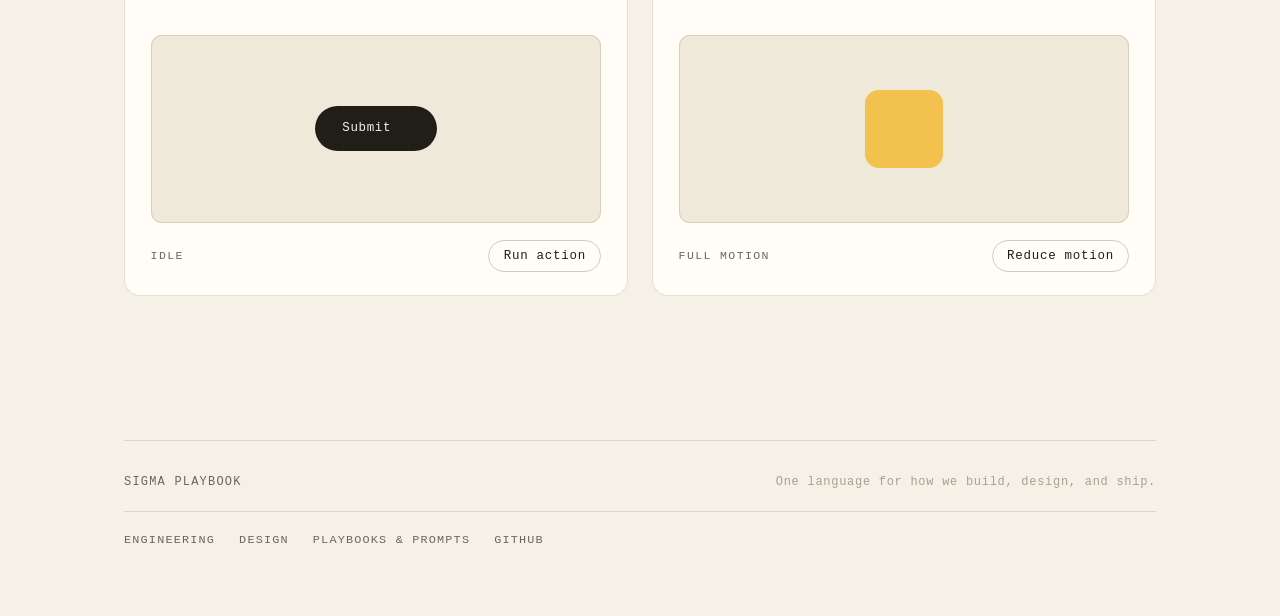
<file: docs/design/motion-principles.html>
<!DOCTYPE html>
<html lang="en">
<head>
<meta charset="UTF-8">
<meta http-equiv="Content-Security-Policy" content="default-src 'self'; script-src 'self' 'unsafe-inline'; style-src 'self' 'unsafe-inline' https://fonts.googleapis.com; font-src 'self' https://fonts.gstatic.com; img-src 'self' data:; connect-src 'self'; object-src 'none'; frame-src 'none'; base-uri 'self'; form-action 'none'; upgrade-insecure-requests">
<meta name="viewport" content="width=device-width, initial-scale=1.0">
<title>Motion — Change, Explained</title>
<link rel="preconnect" href="https://fonts.googleapis.com">
<link rel="preconnect" href="https://fonts.gstatic.com" crossorigin>
<link href="https://fonts.googleapis.com/css2?family=Fraunces:ital,opsz,wght@0,9..144,600;0,9..144,700;0,9..144,900;1,9..144,600&family=Hanken+Grotesk:wght@400;500;600&family=Space+Mono:wght@400;700&display=swap" rel="stylesheet">
<link rel="stylesheet" href="chrome.css">
<style>
  :root{
    --bg:#100f0d; --surface:#1a1916; --surface-2:#232220;
    --line:rgba(236,234,225,0.10); --line-2:rgba(236,234,225,0.18);
    --ink:#ECEAE1; --ink-dim:#8d8a80; --ink-faint:#4f4d47;
    --red:#E8503A; --blue:#3D6BFF; --yellow:#F2C14E;
  }

  @media (prefers-color-scheme: light){
    :root{
      --bg:#f5f1e7; --surface:#fffdf6; --surface-2:#efe9da;
      --line:rgba(33,30,26,0.12); --line-2:rgba(33,30,26,0.22);
      --ink:#211e1a; --ink-dim:#6b675c; --ink-faint:#a7a094;
    }
  }
  *{box-sizing:border-box}
  html{-webkit-text-size-adjust:100%}
  body{
    margin:0; background:var(--bg); color:var(--ink);
    font-family:"Hanken Grotesk",sans-serif; line-height:1.55; -webkit-font-smoothing:antialiased;
    background-image:
      radial-gradient(circle at 12% 8%, rgba(61,107,255,0.07), transparent 40%),
      radial-gradient(circle at 88% 96%, rgba(232,80,58,0.06), transparent 42%);
    background-attachment:fixed;
  }
  header{ max-width:1080px; margin:0 auto; padding:6rem 1.5rem 2.5rem; border-bottom:1px solid var(--line); opacity:0; animation:rise .8s .05s ease forwards; }
  .eyebrow{ font-family:"Space Mono",monospace; font-size:.78rem; letter-spacing:.28em; text-transform:uppercase; color:var(--red); margin-bottom:1.4rem; display:flex; align-items:center; gap:.8rem; }
  .eyebrow::before{ content:""; width:34px; height:2px; background:var(--red); display:inline-block; }
  h1{ font-family:"Fraunces",serif; font-weight:900; font-optical-sizing:auto; font-size:clamp(2.8rem,7.5vw,5.6rem); line-height:.96; letter-spacing:-.025em; margin:0; }
  h1 em{ font-style:italic; font-weight:600; color:var(--ink-faint); }
  .intro{ max-width:64ch; color:var(--ink-dim); margin:1.6rem 0 0; font-size:1.05rem; }

  .grid{ max-width:1080px; margin:0 auto; padding:3rem 1.5rem 4rem; display:grid; grid-template-columns:repeat(2,1fr); gap:1.5rem; }
  @media (max-width:760px){ .grid{ grid-template-columns:1fr; } header{ padding-top:4rem; } }

  .card{ background:var(--surface); border:1px solid var(--line); border-radius:16px; padding:1.6rem 1.6rem 1.4rem; display:flex; flex-direction:column; opacity:0; transform:translateY(18px); animation:rise .7s ease forwards; transition:border-color .3s ease; }
  .card:hover{ border-color:var(--line-2); }
  .card-head{ display:flex; align-items:baseline; gap:.75rem; margin-bottom:.2rem; }
  .num{ font-family:"Space Mono",monospace; font-size:.8rem; color:var(--ink-faint); font-weight:700; }
  .card h2{ font-family:"Fraunces",sans-serif; font-weight:700; font-size:1.35rem; margin:0; letter-spacing:-.01em; }
  .card .lede{ color:var(--ink-dim); font-size:.92rem; margin:.5rem 0 1.2rem; min-height:4.6em; text-wrap:pretty; }

  .stage{ background:var(--surface-2); border:1px solid var(--line); border-radius:11px; min-height:188px; position:relative; overflow:hidden; padding:1.5rem 1.6rem; display:flex; flex-direction:column; justify-content:center; }

  .ctrl{ display:flex; align-items:center; justify-content:space-between; margin-top:1.1rem; gap:1rem; flex-wrap:wrap; }
  .state-tag{ font-family:"Space Mono",monospace; font-size:.72rem; letter-spacing:.12em; text-transform:uppercase; color:var(--ink-dim); transition:color .3s ease; }
  .card.on .state-tag{ color:var(--yellow); }
  .toggle{ appearance:none; border:1px solid var(--line-2); background:transparent; color:var(--ink); font-family:"Space Mono",monospace; font-size:.78rem; letter-spacing:.06em; padding:.5rem .9rem; border-radius:50px; cursor:pointer; transition:all .25s ease; white-space:nowrap; }
  .toggle:hover{ border-color:var(--ink-dim); }
  .card.on .toggle{ background:var(--ink); color:var(--bg); border-color:var(--ink); }
  .seg{ display:inline-flex; border:1px solid var(--line-2); border-radius:50px; overflow:hidden; }
  .seg button{ background:transparent; border:none; color:var(--ink-dim); font-family:"Space Mono",monospace; font-size:.72rem; letter-spacing:.04em; padding:.45rem .85rem; cursor:pointer; transition:all .2s ease; }
  .seg button:hover{ color:var(--ink); }
  .seg button.active{ background:var(--ink); color:var(--bg); }

  /* ---- 1. easing ---- */
  .easing{ display:flex; flex-direction:column; gap:1.25rem; }
  .track{ position:relative; height:18px; }
  .track .lab{ position:absolute; left:0; top:-13px; font-family:"Space Mono",monospace; font-size:.58rem; letter-spacing:.12em; text-transform:uppercase; color:var(--ink-faint); }
  .dot{ position:absolute; top:0; left:0; width:18px; height:18px; border-radius:50%; background:var(--ink); }
  .e-lin{ transition:left 1s linear; }
  .e-out{ transition:left 1s cubic-bezier(.16,1,.3,1); }
  .e-spr{ transition:left 1s cubic-bezier(.34,1.56,.64,1); }
  .card.on .easing .dot{ left:calc(100% - 18px); }

  /* ---- 2. timing ---- */
  .timing .track{ height:18px; }
  .timing .dot{ background:var(--blue); animation:tslide var(--d,.5s) ease-in-out infinite alternate; }
  .timing[data-state="fast"]{ --d:.2s; }
  .timing[data-state="right"]{ --d:.5s; }
  .timing[data-state="slow"]{ --d:1s; }
  @keyframes tslide{ from{ left:0; } to{ left:calc(100% - 18px); } }

  /* ---- 3. choreography ---- */
  .stagger{ display:flex; flex-direction:column; gap:.55rem; }
  .stagger .bar{ height:15px; border-radius:4px; background:var(--ink); }
  .stagger .bar:nth-child(1){ width:90%; } .stagger .bar:nth-child(2){ width:70%; }
  .stagger .bar:nth-child(3){ width:82%; } .stagger .bar:nth-child(4){ width:60%; }
  .stagger .bar:nth-child(5){ width:75%; }
  .card.on .stagger .bar{ animation:barIn .55s cubic-bezier(.16,1,.3,1) both; }
  .card.on .stagger .bar:nth-child(1){ animation-delay:0s; }
  .card.on .stagger .bar:nth-child(2){ animation-delay:.08s; }
  .card.on .stagger .bar:nth-child(3){ animation-delay:.16s; }
  .card.on .stagger .bar:nth-child(4){ animation-delay:.24s; }
  .card.on .stagger .bar:nth-child(5){ animation-delay:.32s; }
  @keyframes barIn{ from{ opacity:0; transform:translateX(-26px); } to{ opacity:1; transform:translateX(0); } }

  /* ---- 4. continuity ---- */
  .continuity{ align-items:center; justify-content:center; }
  .cont-card{ width:130px; height:66px; border-radius:10px; background:var(--surface); border:1px solid var(--line-2); display:flex; align-items:center; justify-content:center; overflow:hidden; transition:width .55s cubic-bezier(.16,1,.3,1), height .55s cubic-bezier(.16,1,.3,1), background .55s ease, border-color .55s ease; }
  .cont-card span{ font-family:"Space Mono",monospace; font-size:.62rem; letter-spacing:.14em; text-transform:uppercase; color:var(--ink-dim); }
  .card.on .cont-card{ width:100%; height:140px; background:var(--surface); border-color:var(--blue); }

  /* ---- 5. feedback ---- */
  .feedback{ align-items:center; justify-content:center; }
  .fb-btn{ position:relative; padding:.8rem 1.7rem; border-radius:50px; background:var(--ink); color:var(--bg); font-family:"Space Mono",monospace; font-size:.78rem; letter-spacing:.05em; display:flex; align-items:center; gap:.5rem; transition:transform .18s ease, background .3s ease, color .3s ease; }
  .fb-check{ opacity:0; transform:scale(.3); transition:opacity .3s ease .1s, transform .4s cubic-bezier(.34,1.56,.64,1) .1s; font-weight:700; }
  .card.on .fb-btn{ transform:scale(.93); background:var(--blue); color:#fff; }
  .card.on .fb-check{ opacity:1; transform:scale(1); }

  /* ---- 6. reduced motion ---- */
  .reduced{ align-items:center; justify-content:center; }
  .rm-box{ width:78px; height:78px; border-radius:14px; background:var(--yellow); animation:rmFull 1.9s ease-in-out infinite; }
  @keyframes rmFull{ 0%,100%{ transform:translateX(-58px) scale(.78); opacity:.4; } 50%{ transform:translateX(58px) scale(1); opacity:1; } }
  .card.on .rm-box{ animation:rmReduced 1.9s ease-in-out infinite; }
  @keyframes rmReduced{ 0%,100%{ opacity:.4; } 50%{ opacity:1; } }

  footer{ max-width:1080px; margin:0 auto; padding:0 1.5rem 5rem; }
  .foot-top{ border-top:1px solid var(--line); padding-top:2rem; display:flex; justify-content:space-between; gap:1.5rem 2rem; flex-wrap:wrap; align-items:baseline; }
  .cross{ display:flex; gap:1.5rem; flex-wrap:wrap; }
  .cross a{ font-family:"Space Mono",monospace; font-size:.75rem; letter-spacing:.1em; text-transform:uppercase; color:var(--ink-dim); text-decoration:none; transition:color .25s ease; display:inline-flex; align-items:center; gap:.55rem; }
  .cross a:hover{ color:var(--ink); }
  .cross a[aria-current]{ color:var(--ink); }
  .cross a[aria-current]::before{ content:""; width:18px; height:2px; background:var(--red); display:inline-block; }
  .cross a.here{ color:var(--red); }
  .colophon{ font-family:"Space Mono",monospace; font-size:.75rem; letter-spacing:.08em; color:var(--ink-faint); margin:0; }
  .pillars{ margin-top:1.25rem; padding-top:1.15rem; border-top:1px solid var(--line); }

  @keyframes rise{ to{ opacity:1; transform:translateY(0); } }
  @media (prefers-reduced-motion:reduce){ *{ animation:none!important; transition:none!important; } .card{ opacity:1; transform:none; } header{ opacity:1; } }
</style>
</head>
<body>
<div class="site-header"><div class="wrap">
<a href="../../" class="brand">Sigma&nbsp;<span>Playbook</span></a>
<nav aria-label="Primary">
<a href="../standards/">Engineering</a>
<a href="./" aria-current="page">Design</a>
<a href="../playbooks/">Playbooks</a>
<a href="https://github.com/sigmadigitalza/engineering-playbook" rel="noopener">GitHub</a>
</nav>
</div></div>

<header>
  <div class="eyebrow">Disney's 12 → the Interface</div>
  <h1>Change,<br><em>Explained.</em></h1>
  <p class="intro">Animation is how an interface explains change over time — when it's doing a job at all. Done well it orients, confirms and connects; done badly it distracts, or makes people ill. Toggle each to see what good motion does that bad motion doesn't.</p>
</header>

<main class="grid">

  <section class="card">
    <div class="card-head"><span class="num">01</span><h2>Easing</h2></div>
    <p class="lede">Real objects speed up and slow down — they don't snap between speeds. Easing is what keeps an interface from feeling robotic.</p>
    <div class="stage">
      <div class="easing">
        <div class="track"><span class="lab">linear</span><div class="dot e-lin"></div></div>
        <div class="track"><span class="lab">ease-out</span><div class="dot e-out"></div></div>
        <div class="track"><span class="lab">spring</span><div class="dot e-spr"></div></div>
      </div>
    </div>
    <div class="ctrl">
      <span class="state-tag" data-off="At rest" data-on="Three curves, compared">At rest</span>
      <button class="toggle" data-on-label="Reset">Play</button>
    </div>
  </section>

  <section class="card">
    <div class="card-head"><span class="num">02</span><h2>Timing</h2></div>
    <p class="lede">Duration sets the mood. Too fast and a change goes unnoticed; too slow and every interaction feels sticky.</p>
    <div class="stage">
      <div class="timing" data-state="right">
        <div class="track"><div class="dot"></div></div>
      </div>
    </div>
    <div class="ctrl">
      <span class="state-tag" id="timing-tag">~300ms · natural</span>
      <div class="seg" data-target="timing">
        <button data-state="fast">Fast</button>
        <button data-state="right" class="active">Right</button>
        <button data-state="slow">Slow</button>
      </div>
    </div>
  </section>

  <section class="card">
    <div class="card-head"><span class="num">03</span><h2>Choreography</h2></div>
    <p class="lede">Related elements shouldn't all arrive at once. A small stagger turns a jarring pop into a guided, readable sequence.</p>
    <div class="stage">
      <div class="stagger">
        <div class="bar"></div><div class="bar"></div><div class="bar"></div><div class="bar"></div><div class="bar"></div>
      </div>
    </div>
    <div class="ctrl">
      <span class="state-tag" data-off="All at once" data-on="Staggered cascade">All at once</span>
      <button class="toggle" data-on-label="Reset">Stagger them</button>
    </div>
  </section>

  <section class="card">
    <div class="card-head"><span class="num">04</span><h2>Continuity</h2></div>
    <p class="lede">When one thing becomes another, animate the change instead of cutting to it. Growing a card into its detail view keeps the user oriented — no teleporting.</p>
    <div class="stage continuity">
      <div class="cont-card"><span>Card</span></div>
    </div>
    <div class="ctrl">
      <span class="state-tag" data-off="Collapsed card" data-on="Expanded in place">Collapsed card</span>
      <button class="toggle" data-on-label="Collapse">Expand</button>
    </div>
  </section>

  <section class="card">
    <div class="card-head"><span class="num">05</span><h2>Feedback</h2></div>
    <p class="lede">Motion confirms that an action landed. A press that depresses and a result that springs in tell the user the system heard them.</p>
    <div class="stage feedback">
      <div class="fb-btn"><span class="fb-text">Submit</span><span class="fb-check">✓</span></div>
    </div>
    <div class="ctrl">
      <span class="state-tag" data-off="Idle" data-on="Action confirmed">Idle</span>
      <button class="toggle" data-on-label="Reset">Run action</button>
    </div>
  </section>

  <section class="card">
    <div class="card-head"><span class="num">06</span><h2>Reduced Motion</h2></div>
    <p class="lede">Large sliding, scaling motion can trigger nausea and migraines. Honour the user's setting by replacing movement with a gentle fade.</p>
    <div class="stage reduced">
      <div class="rm-box"></div>
    </div>
    <div class="ctrl">
      <span class="state-tag" data-off="Full motion" data-on="Reduced · fade only">Full motion</span>
      <button class="toggle" data-on-label="Restore">Reduce motion</button>
    </div>
  </section>

</main>

<script>
  document.querySelectorAll(".toggle").forEach(btn=>{
    const card=btn.closest(".card"), tag=card.querySelector(".state-tag");
    const onLabel=btn.dataset.onLabel, offLabel=btn.textContent;
    btn.addEventListener("click",()=>{
      const on=card.classList.toggle("on");
      if(tag&&tag.dataset.on){ tag.textContent = on ? tag.dataset.on : tag.dataset.off; }
      btn.textContent = on ? onLabel : offLabel;
    });
  });

  const tags={ timing:{ fast:"~150ms · snappy", right:"~300ms · natural", slow:"~700ms · sluggish" } };
  document.querySelectorAll(".seg").forEach(seg=>{
    const target=seg.dataset.target, demo=document.querySelector("."+target), tag=document.getElementById(target+"-tag");
    seg.querySelectorAll("button").forEach(b=>{
      b.addEventListener("click",()=>{
        seg.querySelectorAll("button").forEach(x=>x.classList.remove("active"));
        b.classList.add("active");
        demo.dataset.state=b.dataset.state;
        if(tag) tag.textContent=tags[target][b.dataset.state];
      });
    });
  });
</script>
<div class="site-footer">
<div class="foot-top">
<span class="foot-label">Sigma Playbook</span>
<p class="colophon">One language for how we build, design, and ship.</p>
</div>
<nav aria-label="Sections">
<a href="../standards/">Engineering</a>
<a href="./">Design</a>
<a href="../playbooks/">Playbooks &amp; Prompts</a>
<a href="https://github.com/sigmadigitalza/engineering-playbook" rel="noopener">GitHub</a>
</nav>
</div>
</body>
</html>
</file>
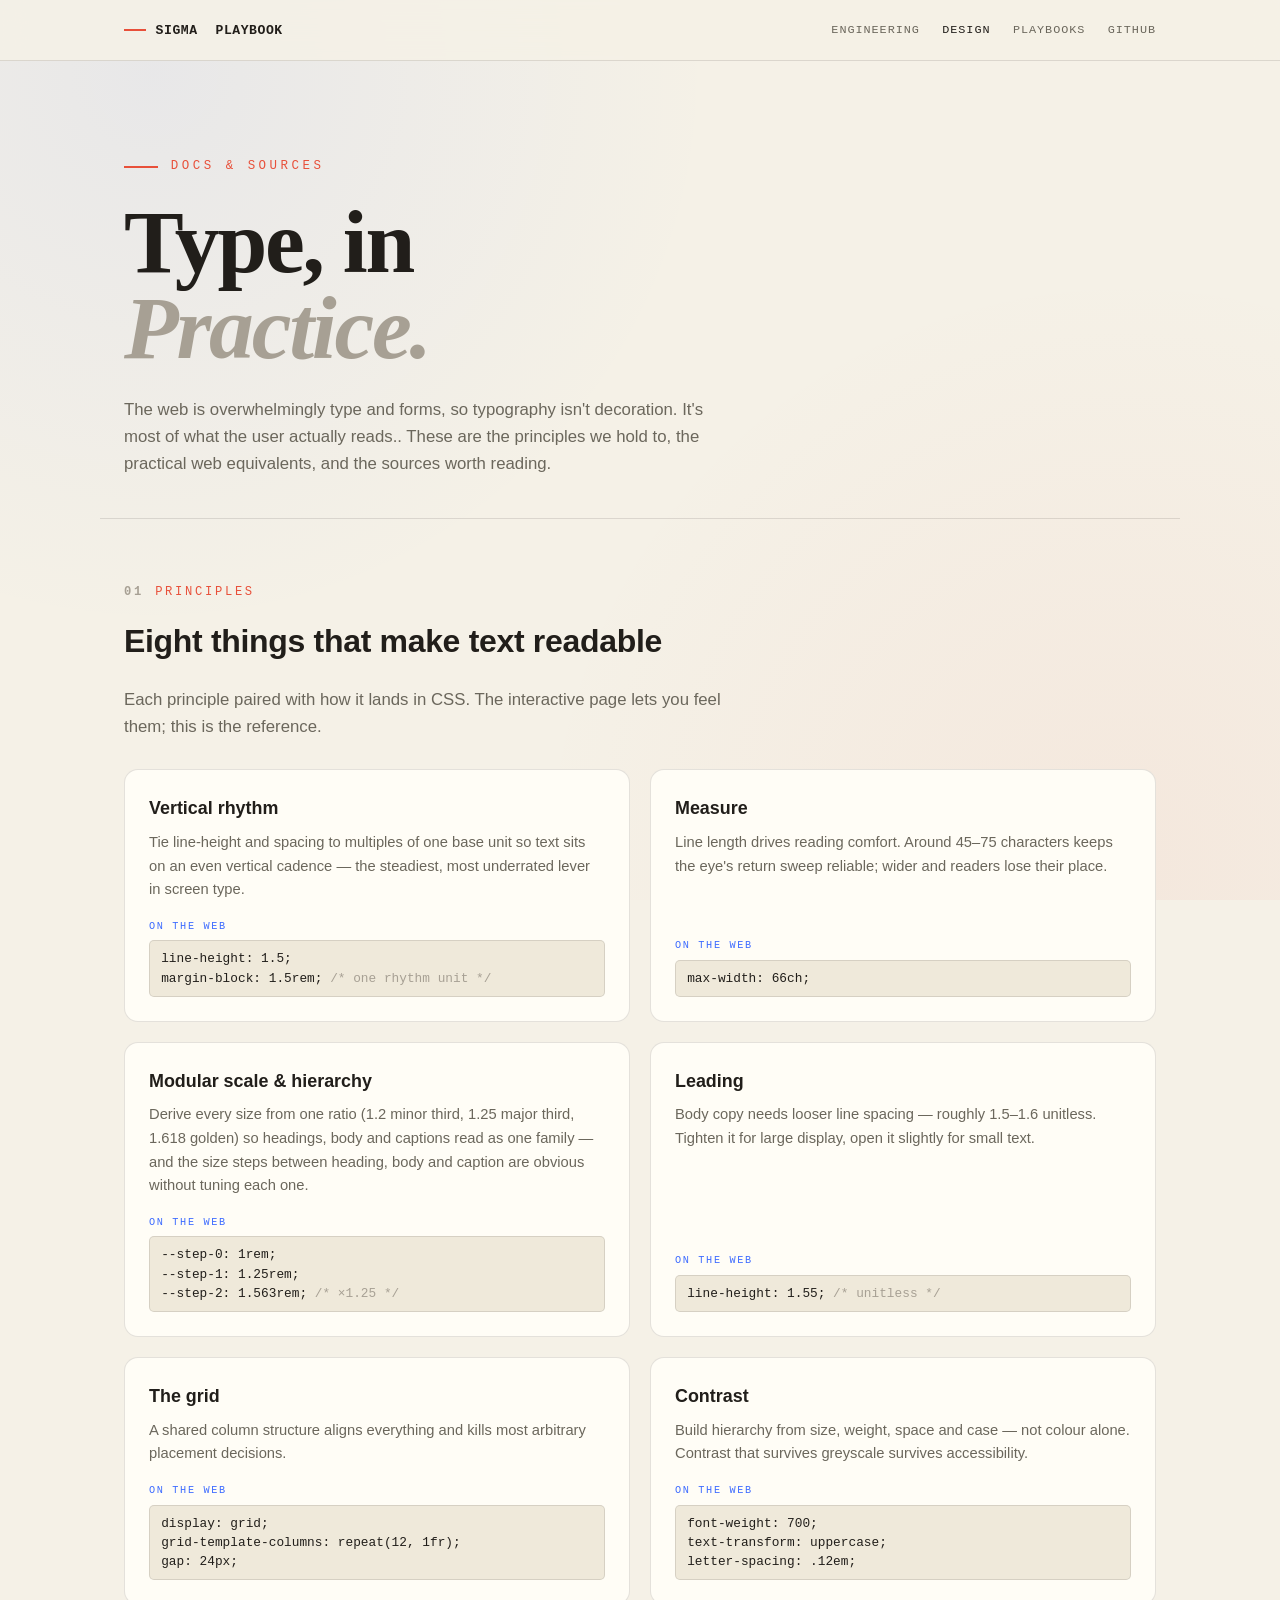
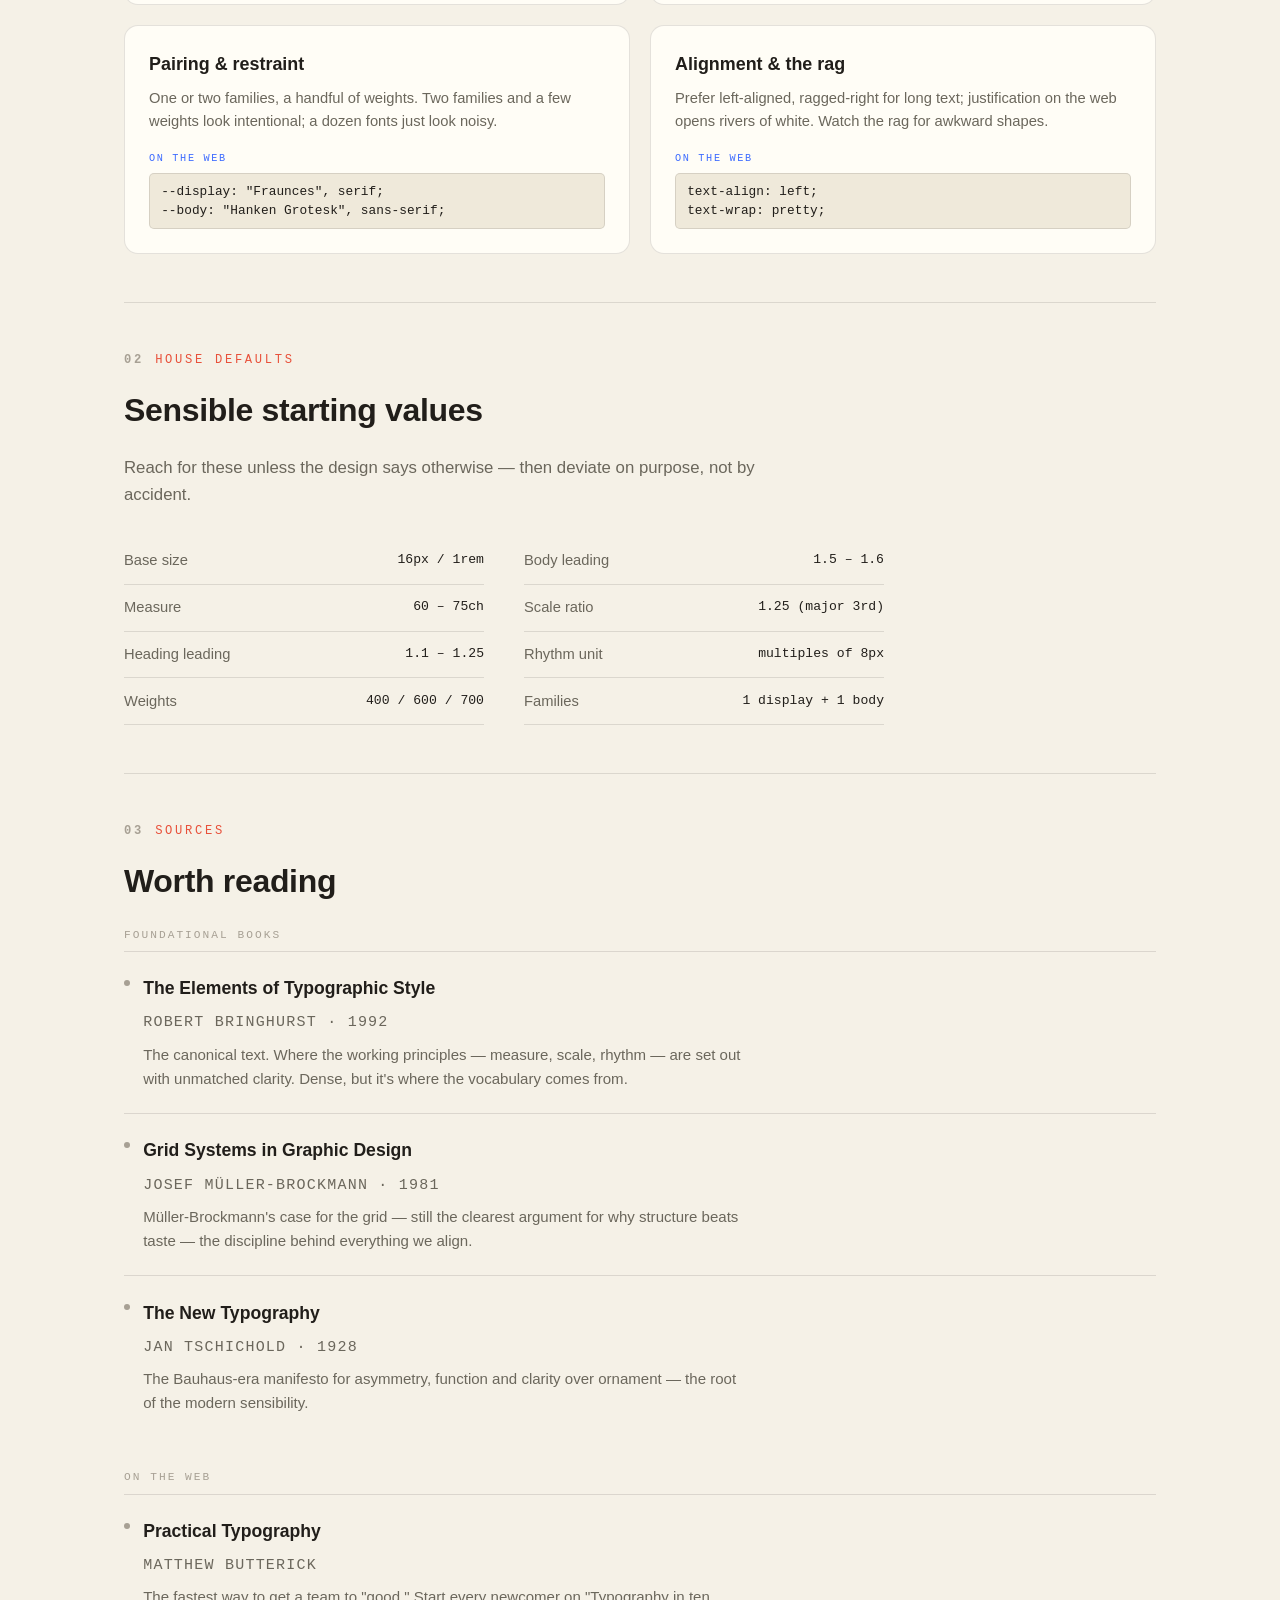
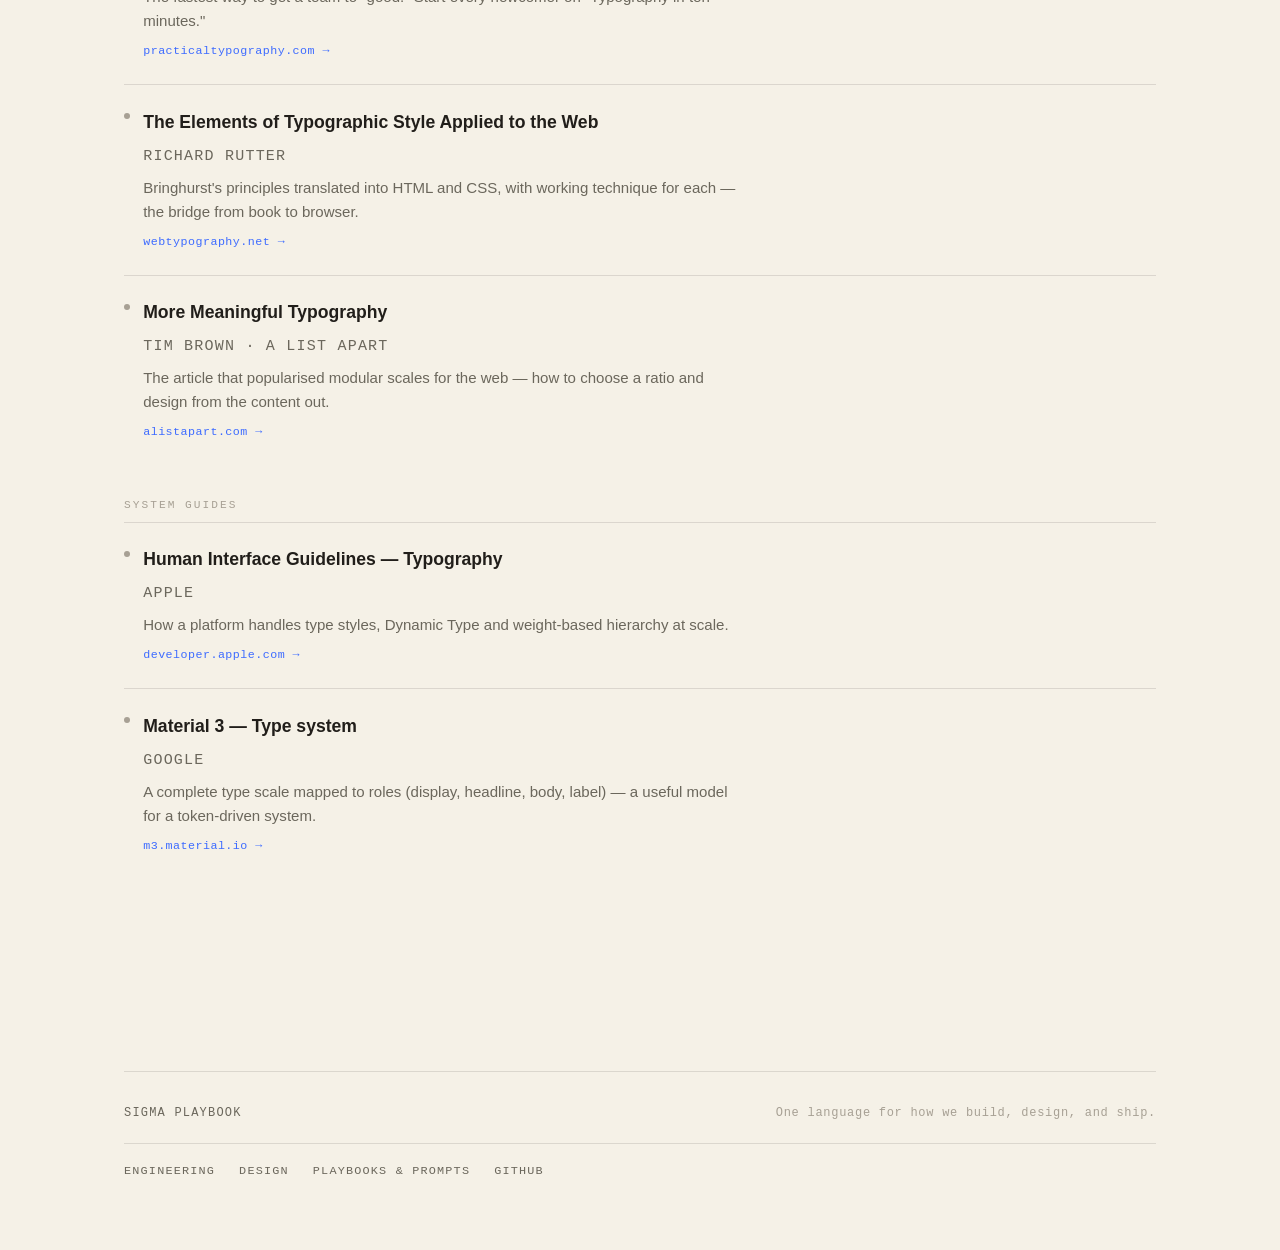
<file: docs/design/typography-docs.html>
<!DOCTYPE html>
<html lang="en">
<head>
<meta charset="UTF-8">
<meta http-equiv="Content-Security-Policy" content="default-src 'self'; script-src 'self' 'unsafe-inline'; style-src 'self' 'unsafe-inline' https://fonts.googleapis.com; font-src 'self' https://fonts.gstatic.com; img-src 'self' data:; connect-src 'self'; object-src 'none'; frame-src 'none'; base-uri 'self'; form-action 'none'; upgrade-insecure-requests">
<meta name="viewport" content="width=device-width, initial-scale=1.0">
<title>Typography — Docs &amp; Sources</title>
<link rel="preconnect" href="https://fonts.googleapis.com">
<link rel="preconnect" href="https://fonts.gstatic.com" crossorigin>
<link href="https://fonts.googleapis.com/css2?family=Fraunces:ital,opsz,wght@0,9..144,600;0,9..144,700;0,9..144,900;1,9..144,600&family=Hanken+Grotesk:wght@400;500;600&family=Space+Mono:wght@400;700&display=swap" rel="stylesheet">
<link rel="stylesheet" href="chrome.css">
<style>
  :root{
    --bg:#100f0d; --surface:#1a1916; --surface-2:#232220;
    --line:rgba(236,234,225,0.10); --line-2:rgba(236,234,225,0.18);
    --ink:#ECEAE1; --ink-dim:#8d8a80; --ink-faint:#4f4d47;
    --red:#E8503A; --blue:#3D6BFF; --yellow:#F2C14E;
  }

  @media (prefers-color-scheme: light){
    :root{
      --bg:#f5f1e7; --surface:#fffdf6; --surface-2:#efe9da;
      --line:rgba(33,30,26,0.12); --line-2:rgba(33,30,26,0.22);
      --ink:#211e1a; --ink-dim:#6b675c; --ink-faint:#a7a094;
    }
  }
  *{box-sizing:border-box}
  html{-webkit-text-size-adjust:100%}
  body{
    margin:0; background:var(--bg); color:var(--ink);
    font-family:"Hanken Grotesk",sans-serif; line-height:1.6; -webkit-font-smoothing:antialiased;
    background-image:
      radial-gradient(circle at 12% 8%, rgba(61,107,255,0.07), transparent 40%),
      radial-gradient(circle at 88% 96%, rgba(232,80,58,0.06), transparent 42%);
    background-attachment:fixed;
  }
  header{ max-width:1080px; margin:0 auto; padding:6rem 1.5rem 2.5rem; border-bottom:1px solid var(--line); opacity:0; animation:rise .8s .05s ease forwards; }
  .eyebrow{ font-family:"Space Mono",monospace; font-size:.78rem; letter-spacing:.28em; text-transform:uppercase; color:var(--red); margin-bottom:1.4rem; display:flex; align-items:center; gap:.8rem; }
  .eyebrow::before{ content:""; width:34px; height:2px; background:var(--red); display:inline-block; }
  h1{ font-family:"Fraunces",serif; font-weight:900; font-optical-sizing:auto; font-size:clamp(2.8rem,7.5vw,5.6rem); line-height:.96; letter-spacing:-.025em; margin:0; }
  h1 em{ font-style:italic; font-weight:600; color:var(--ink-faint); }
  .intro{ max-width:64ch; color:var(--ink-dim); margin:1.6rem 0 0; font-size:1.05rem; }
  main{ max-width:1080px; margin:0 auto; padding:1rem 1.5rem 4rem; }

  .section{ padding:3rem 0; border-top:1px solid var(--line); }
  .section:first-child{ border-top:none; }
  .kicker{ font-family:"Space Mono",monospace; font-size:.76rem; letter-spacing:.22em; text-transform:uppercase; color:var(--red); display:flex; align-items:center; gap:.7rem; margin-bottom:.9rem; }
  .kicker::before{ content:attr(data-n); color:var(--ink-faint); font-weight:700; }
  .section > h2{ font-family:"Fraunces",sans-serif; font-weight:700; font-size:clamp(1.5rem,3.2vw,2rem); letter-spacing:-.01em; margin:0 0 1.2rem; }
  .lead{ color:var(--ink-dim); font-size:1.05rem; max-width:68ch; margin:0; }

  .pcards{ display:grid; grid-template-columns:repeat(2,1fr); gap:1.25rem; }
  .pcard{ background:var(--surface); border:1px solid var(--line); border-radius:14px; padding:1.5rem; transition:border-color .3s ease; display:flex; flex-direction:column; }
  .pcard:hover{ border-color:var(--line-2); }
  .pcard h3{ font-family:"Fraunces",sans-serif; font-weight:700; font-size:1.12rem; margin:0 0 .5rem; }
  .pcard .concept{ color:var(--ink-dim); font-size:.92rem; margin:0 0 1rem; }
  .web{ margin-top:auto; }
  .weblabel{ font-family:"Space Mono",monospace; font-size:.64rem; letter-spacing:.16em; text-transform:uppercase; color:var(--blue); display:block; margin-bottom:.4rem; }
  code{ font-family:"Space Mono",monospace; font-size:.8rem; color:var(--ink); background:var(--surface-2); border:1px solid var(--line); border-radius:5px; padding:.5rem .7rem; display:block; white-space:pre-wrap; line-height:1.5; }
  code .c{ color:var(--ink-faint); }

  .defaults{ display:grid; grid-template-columns:repeat(2,1fr); gap:0 2.5rem; max-width:760px; }
  .def{ display:flex; justify-content:space-between; gap:1rem; padding:.7rem 0; border-bottom:1px solid var(--line); }
  .def .k{ color:var(--ink-dim); font-size:.92rem; }
  .def .v{ font-family:"Space Mono",monospace; font-size:.82rem; color:var(--ink); white-space:nowrap; }
  @media (max-width:560px){ .defaults{ grid-template-columns:1fr; gap:0; } }

  .ref{ padding:1.4rem 0; border-top:1px solid var(--line); padding-left:1.2rem; position:relative; }
  .ref:first-of-type{ border-top:none; }
  .ref::before{ content:""; position:absolute; left:0; top:1.75rem; width:6px; height:6px; border-radius:50%; background:var(--ink-faint); }
  .ref h3{ font-family:"Fraunces",sans-serif; font-weight:600; font-size:1.1rem; margin:0; }
  .meta{ font-family:"Space Mono",monospace; font-size:.72rem; letter-spacing:.08em; text-transform:uppercase; color:var(--ink-dim); margin:.35rem 0 0; }
  .ref p{ color:var(--ink-dim); font-size:.94rem; margin:.5rem 0 0; max-width:72ch; }
  .src{ font-family:"Space Mono",monospace; font-size:.73rem; letter-spacing:.04em; color:var(--blue); text-decoration:none; border-bottom:1px solid transparent; display:inline-block; margin-top:.55rem; transition:border-color .25s ease; }
  .src:hover{ border-color:var(--blue); }
  .grouplabel{ font-family:"Space Mono",monospace; font-size:.7rem; letter-spacing:.18em; text-transform:uppercase; color:var(--ink-faint); margin:2rem 0 .4rem; }
  .grouplabel:first-of-type{ margin-top:0; }

  footer{ max-width:1080px; margin:0 auto; padding:0 1.5rem 5rem; }
  .foot-top{ border-top:1px solid var(--line); padding-top:2rem; display:flex; justify-content:space-between; gap:1.5rem 2rem; flex-wrap:wrap; align-items:baseline; }
  .cross{ display:flex; gap:1.5rem; flex-wrap:wrap; }
  .cross a{ font-family:"Space Mono",monospace; font-size:.75rem; letter-spacing:.1em; text-transform:uppercase; color:var(--ink-dim); text-decoration:none; transition:color .25s ease; display:inline-flex; align-items:center; gap:.55rem; }
  .cross a:hover{ color:var(--ink); }
  .cross a[aria-current]{ color:var(--ink); }
  .cross a[aria-current]::before{ content:""; width:18px; height:2px; background:var(--red); display:inline-block; }
  .cross a.here{ color:var(--red); }
  .cross .soon{ color:var(--ink-faint); }
  .cross .soon::after{ content:"soon"; font-size:.58rem; letter-spacing:.1em; border:1px solid var(--line); border-radius:3px; padding:0 .3rem; margin-left:.45rem; }
  .colophon{ font-family:"Space Mono",monospace; font-size:.75rem; letter-spacing:.08em; color:var(--ink-faint); margin:0; }
  .pillars{ margin-top:1.25rem; padding-top:1.15rem; border-top:1px solid var(--line); }

  @media (max-width:720px){ .pcards{ grid-template-columns:1fr; } header{ padding-top:4rem; } }
  @keyframes rise{ to{ opacity:1; transform:translateY(0); } }
  @media (prefers-reduced-motion:reduce){ *{ animation:none!important; transition:none!important; } header{ opacity:1; } }
</style>
</head>
<body>
<div class="site-header"><div class="wrap">
<a href="../../" class="brand">Sigma&nbsp;<span>Playbook</span></a>
<nav aria-label="Primary">
<a href="../standards/">Engineering</a>
<a href="./" aria-current="page">Design</a>
<a href="../playbooks/">Playbooks</a>
<a href="https://github.com/sigmadigitalza/engineering-playbook" rel="noopener">GitHub</a>
</nav>
</div></div>

<header>
  <div class="eyebrow">Docs &amp; Sources</div>
  <h1>Type, in<br><em>Practice.</em></h1>
  <p class="intro">The web is overwhelmingly type and forms, so typography isn't decoration. It's most of what the user actually reads.. These are the principles we hold to, the practical web equivalents, and the sources worth reading.</p>
</header>

<main>

  <section class="section">
    <div class="kicker" data-n="01">Principles</div>
    <h2>Eight things that make text readable</h2>
    <p class="lead" style="margin-bottom:1.8rem;">Each principle paired with how it lands in CSS. The interactive page lets you feel them; this is the reference.</p>
    <div class="pcards">

      <div class="pcard">
        <h3>Vertical rhythm</h3>
        <p class="concept">Tie line-height and spacing to multiples of one base unit so text sits on an even vertical cadence — the steadiest, most underrated lever in screen type.</p>
        <div class="web"><span class="weblabel">On the web</span><code>line-height: 1.5;
margin-block: 1.5rem; <span class="c">/* one rhythm unit */</span></code></div>
      </div>

      <div class="pcard">
        <h3>Measure</h3>
        <p class="concept">Line length drives reading comfort. Around 45–75 characters keeps the eye's return sweep reliable; wider and readers lose their place.</p>
        <div class="web"><span class="weblabel">On the web</span><code>max-width: 66ch;</code></div>
      </div>

      <div class="pcard">
        <h3>Modular scale &amp; hierarchy</h3>
        <p class="concept">Derive every size from one ratio (1.2 minor third, 1.25 major third, 1.618 golden) so headings, body and captions read as one family — and the size steps between heading, body and caption are obvious without tuning each one.</p>
        <div class="web"><span class="weblabel">On the web</span><code>--step-0: 1rem;
--step-1: 1.25rem;
--step-2: 1.563rem; <span class="c">/* ×1.25 */</span></code></div>
      </div>

      <div class="pcard">
        <h3>Leading</h3>
        <p class="concept">Body copy needs looser line spacing — roughly 1.5–1.6 unitless. Tighten it for large display, open it slightly for small text.</p>
        <div class="web"><span class="weblabel">On the web</span><code>line-height: 1.55; <span class="c">/* unitless */</span></code></div>
      </div>

      <div class="pcard">
        <h3>The grid</h3>
        <p class="concept">A shared column structure aligns everything and kills most arbitrary placement decisions.</p>
        <div class="web"><span class="weblabel">On the web</span><code>display: grid;
grid-template-columns: repeat(12, 1fr);
gap: 24px;</code></div>
      </div>

      <div class="pcard">
        <h3>Contrast</h3>
        <p class="concept">Build hierarchy from size, weight, space and case — not colour alone. Contrast that survives greyscale survives accessibility.</p>
        <div class="web"><span class="weblabel">On the web</span><code>font-weight: 700;
text-transform: uppercase;
letter-spacing: .12em;</code></div>
      </div>

      <div class="pcard">
        <h3>Pairing &amp; restraint</h3>
        <p class="concept">One or two families, a handful of weights. Two families and a few weights look intentional; a dozen fonts just look noisy.</p>
        <div class="web"><span class="weblabel">On the web</span><code>--display: "Fraunces", serif;
--body: "Hanken Grotesk", sans-serif;</code></div>
      </div>

      <div class="pcard">
        <h3>Alignment &amp; the rag</h3>
        <p class="concept">Prefer left-aligned, ragged-right for long text; justification on the web opens rivers of white. Watch the rag for awkward shapes.</p>
        <div class="web"><span class="weblabel">On the web</span><code>text-align: left;
text-wrap: pretty;</code></div>
      </div>

    </div>
  </section>

  <section class="section">
    <div class="kicker" data-n="02">House Defaults</div>
    <h2>Sensible starting values</h2>
    <p class="lead" style="margin-bottom:1.8rem;">Reach for these unless the design says otherwise — then deviate on purpose, not by accident.</p>
    <div class="defaults">
      <div class="def"><span class="k">Base size</span><span class="v">16px / 1rem</span></div>
      <div class="def"><span class="k">Body leading</span><span class="v">1.5 – 1.6</span></div>
      <div class="def"><span class="k">Measure</span><span class="v">60 – 75ch</span></div>
      <div class="def"><span class="k">Scale ratio</span><span class="v">1.25 (major 3rd)</span></div>
      <div class="def"><span class="k">Heading leading</span><span class="v">1.1 – 1.25</span></div>
      <div class="def"><span class="k">Rhythm unit</span><span class="v">multiples of 8px</span></div>
      <div class="def"><span class="k">Weights</span><span class="v">400 / 600 / 700</span></div>
      <div class="def"><span class="k">Families</span><span class="v">1 display + 1 body</span></div>
    </div>
  </section>

  <section class="section">
    <div class="kicker" data-n="03">Sources</div>
    <h2>Worth reading</h2>

    <p class="grouplabel">Foundational books</p>
    <div class="ref">
      <h3>The Elements of Typographic Style</h3>
      <p class="meta">Robert Bringhurst · 1992</p>
      <p>The canonical text. Where the working principles — measure, scale, rhythm — are set out with unmatched clarity. Dense, but it's where the vocabulary comes from.</p>
    </div>
    <div class="ref">
      <h3>Grid Systems in Graphic Design</h3>
      <p class="meta">Josef Müller-Brockmann · 1981</p>
      <p>Müller-Brockmann's case for the grid — still the clearest argument for why structure beats taste — the discipline behind everything we align.</p>
    </div>
    <div class="ref">
      <h3>The New Typography</h3>
      <p class="meta">Jan Tschichold · 1928</p>
      <p>The Bauhaus-era manifesto for asymmetry, function and clarity over ornament — the root of the modern sensibility.</p>
    </div>

    <p class="grouplabel">On the web</p>
    <div class="ref">
      <h3>Practical Typography</h3>
      <p class="meta">Matthew Butterick</p>
      <p>The fastest way to get a team to "good." Start every newcomer on "Typography in ten minutes."</p>
      <a class="src" href="https://practicaltypography.com/" target="_blank" rel="noopener">practicaltypography.com →</a>
    </div>
    <div class="ref">
      <h3>The Elements of Typographic Style Applied to the Web</h3>
      <p class="meta">Richard Rutter</p>
      <p>Bringhurst's principles translated into HTML and CSS, with working technique for each — the bridge from book to browser.</p>
      <a class="src" href="https://webtypography.net/" target="_blank" rel="noopener">webtypography.net →</a>
    </div>
    <div class="ref">
      <h3>More Meaningful Typography</h3>
      <p class="meta">Tim Brown · A List Apart</p>
      <p>The article that popularised modular scales for the web — how to choose a ratio and design from the content out.</p>
      <a class="src" href="https://alistapart.com/article/more-meaningful-typography/" target="_blank" rel="noopener">alistapart.com →</a>
    </div>

    <p class="grouplabel">System guides</p>
    <div class="ref">
      <h3>Human Interface Guidelines — Typography</h3>
      <p class="meta">Apple</p>
      <p>How a platform handles type styles, Dynamic Type and weight-based hierarchy at scale.</p>
      <a class="src" href="https://developer.apple.com/design/human-interface-guidelines/typography" target="_blank" rel="noopener">developer.apple.com →</a>
    </div>
    <div class="ref">
      <h3>Material 3 — Type system</h3>
      <p class="meta">Google</p>
      <p>A complete type scale mapped to roles (display, headline, body, label) — a useful model for a token-driven system.</p>
      <a class="src" href="https://m3.material.io/styles/typography" target="_blank" rel="noopener">m3.material.io →</a>
    </div>
  </section>

</main>

<div class="site-footer">
<div class="foot-top">
<span class="foot-label">Sigma Playbook</span>
<p class="colophon">One language for how we build, design, and ship.</p>
</div>
<nav aria-label="Sections">
<a href="../standards/">Engineering</a>
<a href="./">Design</a>
<a href="../playbooks/">Playbooks &amp; Prompts</a>
<a href="https://github.com/sigmadigitalza/engineering-playbook" rel="noopener">GitHub</a>
</nav>
</div>
</body>
</html>
</file>
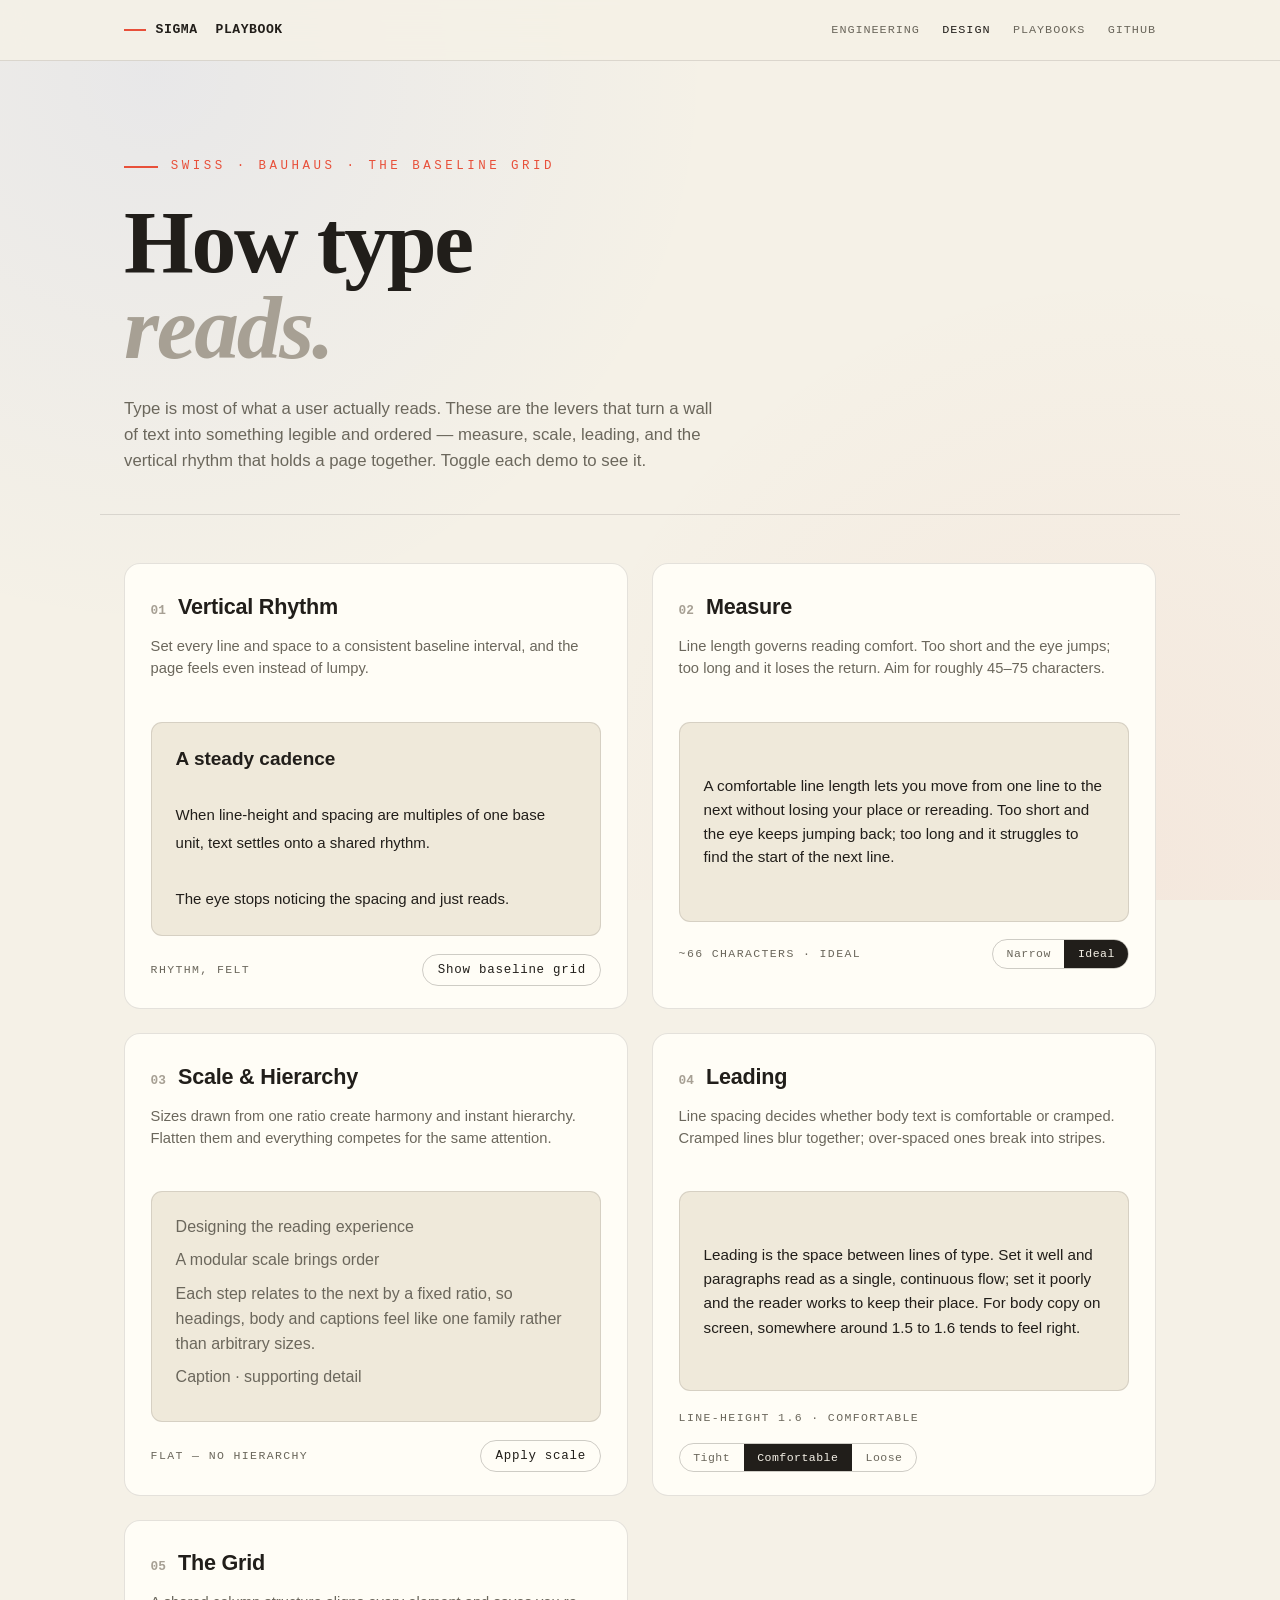
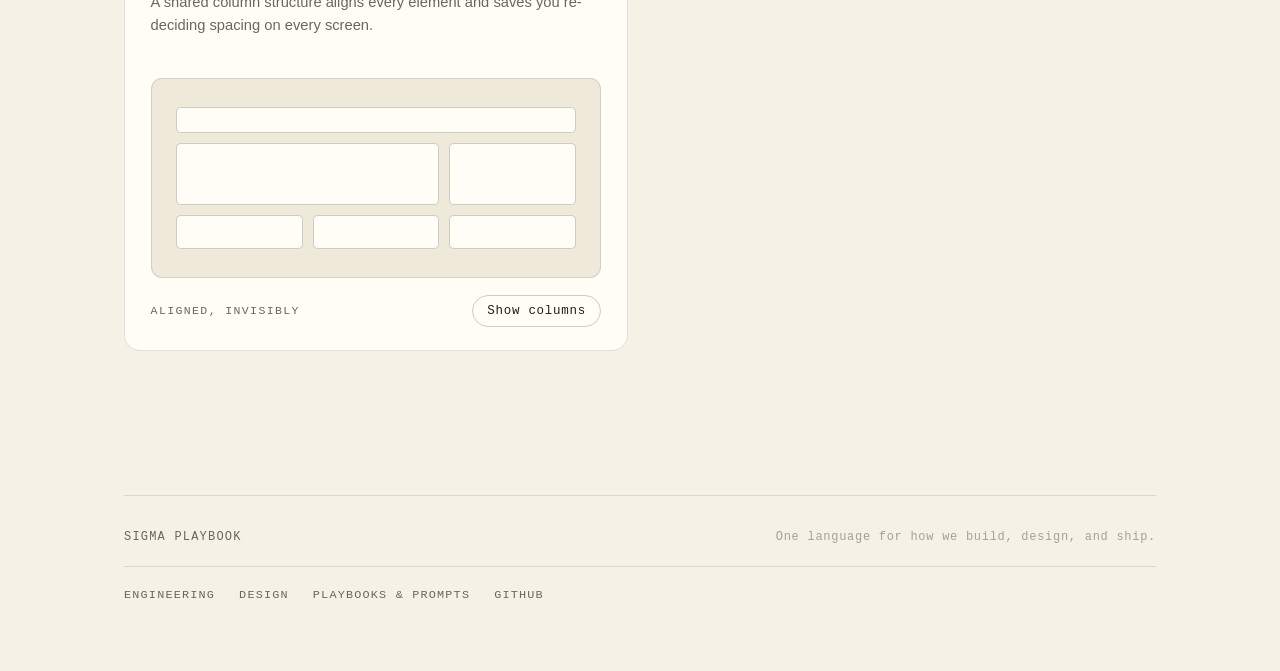
<file: docs/design/typography-principles.html>
<!DOCTYPE html>
<html lang="en">
<head>
<meta charset="UTF-8">
<meta http-equiv="Content-Security-Policy" content="default-src 'self'; script-src 'self' 'unsafe-inline'; style-src 'self' 'unsafe-inline' https://fonts.googleapis.com; font-src 'self' https://fonts.gstatic.com; img-src 'self' data:; connect-src 'self'; object-src 'none'; frame-src 'none'; base-uri 'self'; form-action 'none'; upgrade-insecure-requests">
<meta name="viewport" content="width=device-width, initial-scale=1.0">
<title>Typography — How type reads on screen</title>
<link rel="preconnect" href="https://fonts.googleapis.com">
<link rel="preconnect" href="https://fonts.gstatic.com" crossorigin>
<link href="https://fonts.googleapis.com/css2?family=Fraunces:ital,opsz,wght@0,9..144,600;0,9..144,700;0,9..144,900;1,9..144,600&family=Hanken+Grotesk:wght@400;500;600;700&family=Space+Mono:wght@400;700&display=swap" rel="stylesheet">
<link rel="stylesheet" href="chrome.css">
<style>
  :root{
    --bg:#100f0d; --surface:#1a1916; --surface-2:#232220;
    --line:rgba(236,234,225,0.10); --line-2:rgba(236,234,225,0.18);
    --ink:#ECEAE1; --ink-dim:#8d8a80; --ink-faint:#4f4d47;
    --red:#E8503A; --blue:#3D6BFF; --yellow:#F2C14E;
  }

  @media (prefers-color-scheme: light){
    :root{
      --bg:#f5f1e7; --surface:#fffdf6; --surface-2:#efe9da;
      --line:rgba(33,30,26,0.12); --line-2:rgba(33,30,26,0.22);
      --ink:#211e1a; --ink-dim:#6b675c; --ink-faint:#a7a094;
    }
  }
  *{box-sizing:border-box}
  html{-webkit-text-size-adjust:100%}
  body{
    margin:0; background:var(--bg); color:var(--ink);
    font-family:"Hanken Grotesk",sans-serif; line-height:1.55; -webkit-font-smoothing:antialiased;
    background-image:
      radial-gradient(circle at 12% 8%, rgba(61,107,255,0.07), transparent 40%),
      radial-gradient(circle at 88% 96%, rgba(232,80,58,0.06), transparent 42%);
    background-attachment:fixed;
  }
  header{ max-width:1080px; margin:0 auto; padding:6rem 1.5rem 2.5rem; border-bottom:1px solid var(--line); opacity:0; animation:rise .8s .05s ease forwards; }
  .eyebrow{ font-family:"Space Mono",monospace; font-size:.78rem; letter-spacing:.28em; text-transform:uppercase; color:var(--red); margin-bottom:1.4rem; display:flex; align-items:center; gap:.8rem; }
  .eyebrow::before{ content:""; width:34px; height:2px; background:var(--red); display:inline-block; }
  h1{ font-family:"Fraunces",serif; font-weight:900; font-optical-sizing:auto; font-size:clamp(2.8rem,7.5vw,5.6rem); line-height:.96; letter-spacing:-.025em; margin:0; }
  h1 em{ font-style:italic; font-weight:600; color:var(--ink-faint); }
  .intro{ max-width:64ch; color:var(--ink-dim); margin:1.6rem 0 0; font-size:1.05rem; }

  .grid{ max-width:1080px; margin:0 auto; padding:3rem 1.5rem 4rem; display:grid; grid-template-columns:repeat(2,1fr); gap:1.5rem; }
  @media (max-width:760px){ .grid{ grid-template-columns:1fr; } header{ padding-top:4rem; } }

  .card{ background:var(--surface); border:1px solid var(--line); border-radius:16px; padding:1.6rem 1.6rem 1.4rem; display:flex; flex-direction:column; opacity:0; transform:translateY(18px); animation:rise .7s ease forwards; transition:border-color .3s ease; }
  .card:hover{ border-color:var(--line-2); }
  .card-head{ display:flex; align-items:baseline; gap:.75rem; margin-bottom:.2rem; }
  .num{ font-family:"Space Mono",monospace; font-size:.8rem; color:var(--ink-faint); font-weight:700; }
  .card h2{ font-family:"Fraunces",sans-serif; font-weight:700; font-size:1.35rem; margin:0; letter-spacing:-.01em; }
  .card .lede{ color:var(--ink-dim); font-size:.92rem; margin:.5rem 0 1.2rem; min-height:4.6em; text-wrap:pretty; }

  .stage{ background:var(--surface-2); border:1px solid var(--line); border-radius:11px; min-height:200px; position:relative; overflow:hidden; padding:1.4rem 1.5rem; display:flex; flex-direction:column; justify-content:center; }

  .ctrl{ display:flex; align-items:center; justify-content:space-between; margin-top:1.1rem; gap:1rem; flex-wrap:wrap; }
  .state-tag{ font-family:"Space Mono",monospace; font-size:.72rem; letter-spacing:.12em; text-transform:uppercase; color:var(--ink-dim); transition:color .3s ease; }
  .card.on .state-tag{ color:var(--yellow); }
  .toggle{ appearance:none; border:1px solid var(--line-2); background:transparent; color:var(--ink); font-family:"Space Mono",monospace; font-size:.78rem; letter-spacing:.06em; padding:.5rem .9rem; border-radius:50px; cursor:pointer; transition:all .25s ease; white-space:nowrap; }
  .toggle:hover{ border-color:var(--ink-dim); }
  .card.on .toggle{ background:var(--ink); color:var(--bg); border-color:var(--ink); }
  .seg{ display:inline-flex; border:1px solid var(--line-2); border-radius:50px; overflow:hidden; }
  .seg button{ background:transparent; border:none; color:var(--ink-dim); font-family:"Space Mono",monospace; font-size:.72rem; letter-spacing:.04em; padding:.45rem .85rem; cursor:pointer; transition:all .2s ease; }
  .seg button:hover{ color:var(--ink); }
  .seg button.active{ background:var(--ink); color:var(--bg); }

  /* ---- demo 1: vertical rhythm ---- */
  .rhythm{ position:relative; }
  .rhythm .lines{ position:absolute; inset:0; opacity:0; transition:opacity .45s ease; background-image:repeating-linear-gradient(to bottom, transparent 0, transparent 27px, rgba(61,107,255,0.55) 27px, rgba(61,107,255,0.55) 28px); }
  .card.on .rhythm .lines{ opacity:1; }
  .rhythm p{ position:relative; margin:0 0 28px; font-size:15px; line-height:28px; color:var(--ink); }
  .rhythm p:last-child{ margin-bottom:0; }
  .rhythm h4{ position:relative; margin:0 0 28px; font-family:"Fraunces",sans-serif; font-weight:700; font-size:19px; line-height:28px; }

  /* ---- demo 2: measure ---- */
  .measure{ display:flex; flex-direction:column; align-items:flex-start; }
  .measure p{ margin:0; color:var(--ink); font-size:.95rem; transition:max-width .4s ease; }
  .measure[data-state="narrow"] p{ max-width:17em; }
  .measure[data-state="ideal"] p{ max-width:34em; }

  /* ---- demo 3: scale & hierarchy ---- */
  .scale > *{ margin:0 0 .55rem; transition:font-size .4s ease, font-weight .4s ease, letter-spacing .4s ease, color .4s ease; }
  .scale .t{ font-family:"Fraunces",sans-serif; font-size:1rem; font-weight:400; color:var(--ink-dim); letter-spacing:0; }
  .scale .s{ font-size:1rem; font-weight:400; color:var(--ink-dim); }
  .scale .b{ font-size:1rem; font-weight:400; color:var(--ink-dim); }
  .scale .c{ font-size:1rem; font-weight:400; color:var(--ink-dim); }
  .card.on .scale .t{ font-size:2.05rem; font-weight:700; color:var(--ink); letter-spacing:-.01em; line-height:1.1; }
  .card.on .scale .s{ font-size:1.3rem; font-weight:600; color:var(--ink); }
  .card.on .scale .b{ font-size:1rem; font-weight:400; color:var(--ink); }
  .card.on .scale .c{ font-size:.78rem; font-weight:600; color:var(--ink-dim); letter-spacing:.04em; text-transform:uppercase; font-family:"Space Mono",monospace; }

  /* ---- demo 4: leading ---- */
  .leading p{ margin:0; color:var(--ink); font-size:.95rem; transition:line-height .35s ease; }
  .leading[data-state="tight"] p{ line-height:1.15; }
  .leading[data-state="comfy"] p{ line-height:1.6; }
  .leading[data-state="loose"] p{ line-height:2.15; }

  /* ---- demo 5: the grid ---- */
  .swiss{ position:relative; }
  .swiss .cols{ position:absolute; inset:0; opacity:0; transition:opacity .45s ease; display:grid; grid-template-columns:repeat(6,1fr); gap:10px; pointer-events:none; }
  .swiss .cols span{ background:rgba(232,80,58,0.12); border-left:1px solid rgba(232,80,58,0.45); }
  .card.on .swiss .cols{ opacity:1; }
  .swiss .layout{ position:relative; display:grid; grid-template-columns:repeat(6,1fr); gap:10px; }
  .swiss .blk{ background:var(--surface); border:1px solid var(--line-2); border-radius:5px; height:34px; }
  .swiss .h{ grid-column:span 6; height:26px; }
  .swiss .a{ grid-column:span 4; height:62px; }
  .swiss .b{ grid-column:span 2; height:62px; }
  .swiss .c1{ grid-column:span 2; } .swiss .c2{ grid-column:span 2; } .swiss .c3{ grid-column:span 2; }

  footer{ max-width:1080px; margin:0 auto; padding:0 1.5rem 5rem; }
  .foot-top{ border-top:1px solid var(--line); padding-top:2rem; display:flex; justify-content:space-between; gap:1.5rem 2rem; flex-wrap:wrap; align-items:baseline; }
  .cross{ display:flex; gap:1.5rem; flex-wrap:wrap; }
  .cross a{ font-family:"Space Mono",monospace; font-size:.75rem; letter-spacing:.1em; text-transform:uppercase; color:var(--ink-dim); text-decoration:none; transition:color .25s ease; display:inline-flex; align-items:center; gap:.55rem; }
  .cross a:hover{ color:var(--ink); }
  .cross a[aria-current]{ color:var(--ink); }
  .cross a[aria-current]::before{ content:""; width:18px; height:2px; background:var(--red); display:inline-block; }
  .cross a.here{ color:var(--red); }
  .cross .soon{ color:var(--ink-faint); }
  .cross .soon::after{ content:"soon"; font-size:.58rem; letter-spacing:.1em; border:1px solid var(--line); border-radius:3px; padding:0 .3rem; margin-left:.45rem; }
  .colophon{ font-family:"Space Mono",monospace; font-size:.75rem; letter-spacing:.08em; color:var(--ink-faint); margin:0; }
  .pillars{ margin-top:1.25rem; padding-top:1.15rem; border-top:1px solid var(--line); }

  @keyframes rise{ to{ opacity:1; transform:translateY(0); } }
  @media (prefers-reduced-motion:reduce){ *{ animation:none!important; transition:none!important; } .card{ opacity:1; transform:none; } header{ opacity:1; } }
</style>
</head>
<body>
<div class="site-header"><div class="wrap">
<a href="../../" class="brand">Sigma&nbsp;<span>Playbook</span></a>
<nav aria-label="Primary">
<a href="../standards/">Engineering</a>
<a href="./" aria-current="page">Design</a>
<a href="../playbooks/">Playbooks</a>
<a href="https://github.com/sigmadigitalza/engineering-playbook" rel="noopener">GitHub</a>
</nav>
</div></div>

<header>
  <div class="eyebrow">Swiss · Bauhaus · The Baseline Grid</div>
  <h1>How type<br><em>reads.</em></h1>
  <p class="intro">Type is most of what a user actually reads. These are the levers that turn a wall of text into something legible and ordered — measure, scale, leading, and the vertical rhythm that holds a page together. Toggle each demo to see it.</p>
</header>

<main class="grid">

  <section class="card">
    <div class="card-head"><span class="num">01</span><h2>Vertical Rhythm</h2></div>
    <p class="lede">Set every line and space to a consistent baseline interval, and the page feels even instead of lumpy.</p>
    <div class="stage">
      <div class="rhythm">
        <div class="lines"></div>
        <h4>A steady cadence</h4>
        <p>When line-height and spacing are multiples of one base unit, text settles onto a shared rhythm.</p>
        <p>The eye stops noticing the spacing and just reads.</p>
      </div>
    </div>
    <div class="ctrl">
      <span class="state-tag" data-off="Rhythm, felt" data-on="Baseline grid shown">Rhythm, felt</span>
      <button class="toggle" data-on-label="Hide grid">Show baseline grid</button>
    </div>
  </section>

  <section class="card">
    <div class="card-head"><span class="num">02</span><h2>Measure</h2></div>
    <p class="lede">Line length governs reading comfort. Too short and the eye jumps; too long and it loses the return. Aim for roughly 45–75 characters.</p>
    <div class="stage">
      <div class="measure" data-state="ideal">
        <p>A comfortable line length lets you move from one line to the next without losing your place or rereading. Too short and the eye keeps jumping back; too long and it struggles to find the start of the next line.</p>
      </div>
    </div>
    <div class="ctrl">
      <span class="state-tag" id="measure-tag">~66 characters · ideal</span>
      <div class="seg" data-target="measure">
        <button data-state="narrow">Narrow</button>
        <button data-state="ideal" class="active">Ideal</button>
      </div>
    </div>
  </section>

  <section class="card">
    <div class="card-head"><span class="num">03</span><h2>Scale &amp; Hierarchy</h2></div>
    <p class="lede">Sizes drawn from one ratio create harmony and instant hierarchy. Flatten them and everything competes for the same attention.</p>
    <div class="stage">
      <div class="scale">
        <div class="t">Designing the reading experience</div>
        <div class="s">A modular scale brings order</div>
        <div class="b">Each step relates to the next by a fixed ratio, so headings, body and captions feel like one family rather than arbitrary sizes.</div>
        <div class="c">Caption · supporting detail</div>
      </div>
    </div>
    <div class="ctrl">
      <span class="state-tag" data-off="Flat — no hierarchy" data-on="Modular scale applied">Flat — no hierarchy</span>
      <button class="toggle" data-on-label="Flatten">Apply scale</button>
    </div>
  </section>

  <section class="card">
    <div class="card-head"><span class="num">04</span><h2>Leading</h2></div>
    <p class="lede">Line spacing decides whether body text is comfortable or cramped. Cramped lines blur together; over-spaced ones break into stripes.</p>
    <div class="stage">
      <div class="leading" data-state="comfy">
        <p>Leading is the space between lines of type. Set it well and paragraphs read as a single, continuous flow; set it poorly and the reader works to keep their place. For body copy on screen, somewhere around 1.5 to 1.6 tends to feel right.</p>
      </div>
    </div>
    <div class="ctrl">
      <span class="state-tag" id="leading-tag">line-height 1.6 · comfortable</span>
      <div class="seg" data-target="leading">
        <button data-state="tight">Tight</button>
        <button data-state="comfy" class="active">Comfortable</button>
        <button data-state="loose">Loose</button>
      </div>
    </div>
  </section>

  <section class="card">
    <div class="card-head"><span class="num">05</span><h2>The Grid</h2></div>
    <p class="lede">A shared column structure aligns every element and saves you re-deciding spacing on every screen.</p>
    <div class="stage">
      <div class="swiss">
        <div class="cols"><span></span><span></span><span></span><span></span><span></span><span></span></div>
        <div class="layout">
          <div class="blk h"></div>
          <div class="blk a"></div>
          <div class="blk b"></div>
          <div class="blk c1"></div>
          <div class="blk c2"></div>
          <div class="blk c3"></div>
        </div>
      </div>
    </div>
    <div class="ctrl">
      <span class="state-tag" data-off="Aligned, invisibly" data-on="Six-column grid shown">Aligned, invisibly</span>
      <button class="toggle" data-on-label="Hide columns">Show columns</button>
    </div>
  </section>

</main>

<script>
  // toggle demos
  document.querySelectorAll(".toggle").forEach(btn=>{
    const card=btn.closest(".card"), tag=card.querySelector(".state-tag");
    const onLabel=btn.dataset.onLabel, offLabel=btn.textContent;
    btn.addEventListener("click",()=>{
      const on=card.classList.toggle("on");
      if(tag&&tag.dataset.on){ tag.textContent = on ? tag.dataset.on : tag.dataset.off; }
      btn.textContent = on ? onLabel : offLabel;
    });
  });

  // segmented demos
  const tags={
    measure:{ narrow:"~38 characters · too short", ideal:"~66 characters · ideal" },
    leading:{ tight:"line-height 1.15 · cramped", comfy:"line-height 1.6 · comfortable", loose:"line-height 2.15 · stripey" }
  };
  document.querySelectorAll(".seg").forEach(seg=>{
    const target=seg.dataset.target;
    const demo=document.querySelector("."+target);
    const tag=document.getElementById(target+"-tag");
    seg.querySelectorAll("button").forEach(b=>{
      b.addEventListener("click",()=>{
        seg.querySelectorAll("button").forEach(x=>x.classList.remove("active"));
        b.classList.add("active");
        demo.dataset.state=b.dataset.state;
        if(tag) tag.textContent=tags[target][b.dataset.state];
      });
    });
  });
</script>
<div class="site-footer">
<div class="foot-top">
<span class="foot-label">Sigma Playbook</span>
<p class="colophon">One language for how we build, design, and ship.</p>
</div>
<nav aria-label="Sections">
<a href="../standards/">Engineering</a>
<a href="./">Design</a>
<a href="../playbooks/">Playbooks &amp; Prompts</a>
<a href="https://github.com/sigmadigitalza/engineering-playbook" rel="noopener">GitHub</a>
</nav>
</div>
</body>
</html>
</file>
<file: docs/design/chrome.css>
/* Handbook chrome (sticky header + footer) for the self-contained design-
   foundations pages, so the Design section shares the site's nav and footer.
   Scoped to .site-header / .site-footer and applied to <div>s (not <header>/
   <footer>) so the foundations' element-level header{}/footer{} rules don't
   collide. Uses the tokens + Space Mono already defined per page. */

.site-header {
  position: sticky;
  top: 0;
  z-index: 50;
  background: color-mix(in srgb, var(--bg) 85%, transparent);
  backdrop-filter: saturate(140%) blur(12px);
  -webkit-backdrop-filter: saturate(140%) blur(12px);
  border-bottom: 1px solid var(--line);
}
.site-header .wrap,
.site-footer .wrap {
  max-width: 1080px;
  margin: 0 auto;
  padding: 0 1.5rem;
}
.site-header .wrap {
  display: flex;
  align-items: center;
  justify-content: space-between;
  gap: 1rem;
  height: 60px;
}
.site-header .brand {
  font-family: "Space Mono", monospace;
  font-weight: 700;
  font-size: 0.82rem;
  letter-spacing: 0.04em;
  text-transform: uppercase;
  color: var(--ink);
  text-decoration: none;
  display: inline-flex;
  align-items: center;
  gap: 0.6rem;
}
.site-header .brand::before {
  content: "";
  width: 22px;
  height: 2px;
  background: var(--red);
}
.site-header nav {
  display: flex;
  align-items: center;
  gap: 1.4rem;
  font-family: "Space Mono", monospace;
  font-size: 0.74rem;
  letter-spacing: 0.08em;
  text-transform: uppercase;
}
.site-header nav a {
  color: var(--ink-dim);
  text-decoration: none;
  transition: color 0.25s ease;
}
.site-header nav a:hover,
.site-header nav a[aria-current] {
  color: var(--ink);
}
.site-footer {
  max-width: 1080px;
  margin: 5rem auto 0;
  padding: 0 1.5rem 4rem;
}
.site-footer .foot-top {
  border-top: 1px solid var(--line);
  padding-top: 2rem;
  display: flex;
  justify-content: space-between;
  gap: 1rem 2rem;
  flex-wrap: wrap;
  align-items: baseline;
}
.site-footer .foot-label {
  font-family: "Space Mono", monospace;
  font-size: 0.75rem;
  letter-spacing: 0.1em;
  text-transform: uppercase;
  color: var(--ink-dim);
}
.site-footer .colophon {
  font-family: "Space Mono", monospace;
  font-size: 0.75rem;
  letter-spacing: 0.06em;
  color: var(--ink-faint);
  margin: 0;
}
.site-footer nav {
  margin-top: 1.25rem;
  padding-top: 1.15rem;
  border-top: 1px solid var(--line);
  display: flex;
  gap: 1.5rem;
  flex-wrap: wrap;
}
.site-footer nav a {
  font-family: "Space Mono", monospace;
  font-size: 0.74rem;
  letter-spacing: 0.1em;
  text-transform: uppercase;
  color: var(--ink-dim);
  text-decoration: none;
  transition: color 0.25s ease;
}
.site-footer nav a:hover {
  color: var(--ink);
}
@media (max-width: 620px) {
  .site-header nav {
    gap: 0.9rem;
    font-size: 0.68rem;
  }
  .site-header .brand span {
    display: none;
  }
}
</file>
